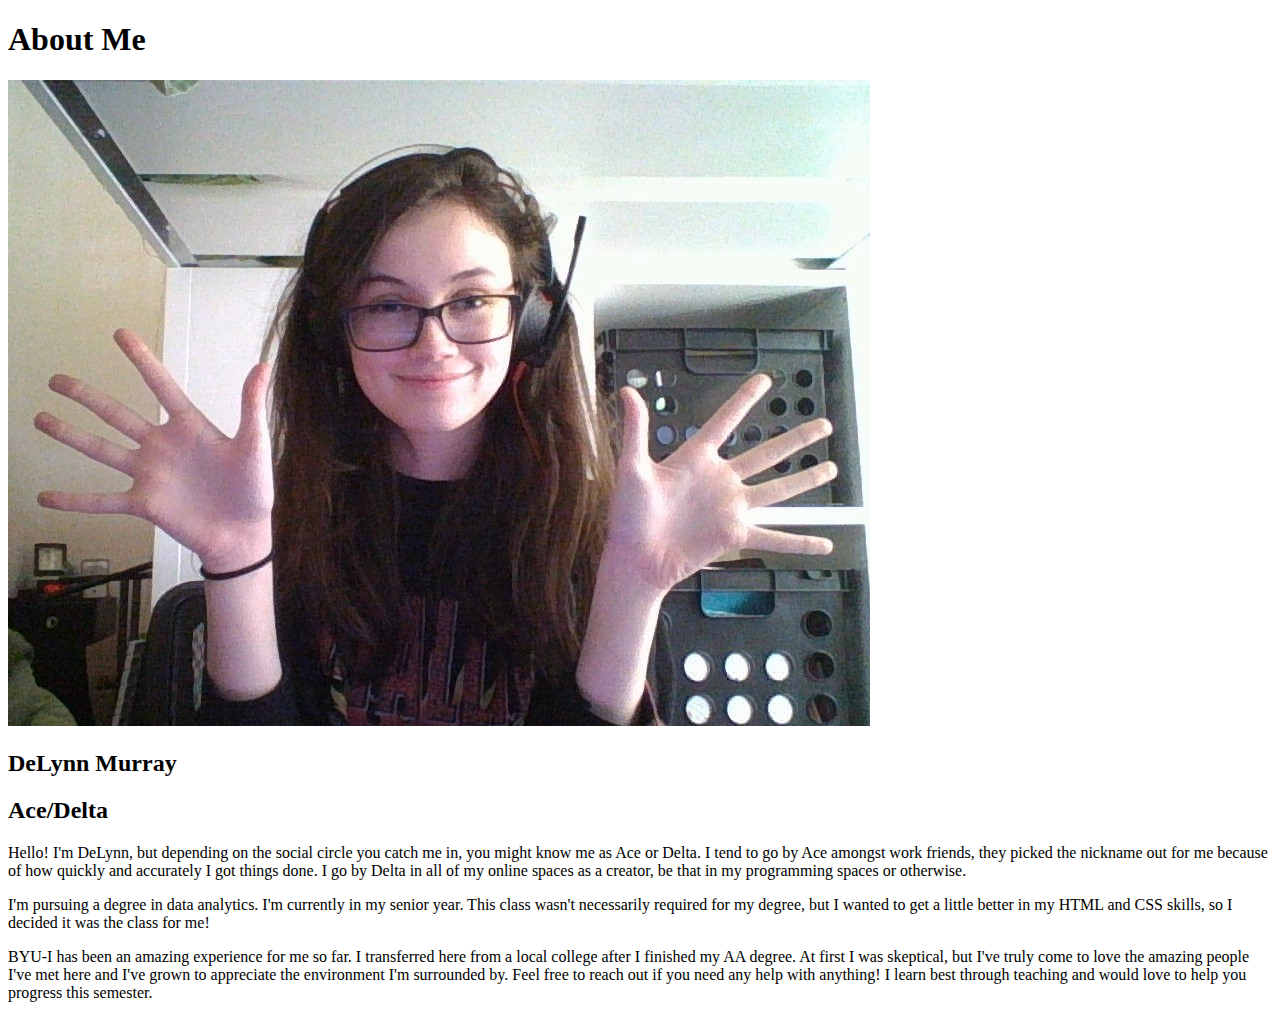
<file: aboutme/index.html>
<!DOCTYPE html>
<html lang="en">
<head>
    <meta charset="UTF-8">
    <meta name="viewport" content="width=device-width, initial-scale=1.0">
    <title>Home</title>
</head>
<body>
    <h1>About Me</h1>
    <img alt="It's me!" src = "images/mypicbutsmaller.jpg">
    <h2>DeLynn Murray</h2>
    <h2>Ace/Delta</h2>
    <p>Hello! I'm DeLynn, but depending on the social circle you catch me in, you might know me as Ace or Delta. I tend to go by Ace amongst work friends, they picked the nickname out for me because of how quickly and accurately I got things done. I go by Delta in all of my online spaces as a creator, be that in my programming spaces or otherwise.
    </p>
    <p>I'm pursuing a degree in data analytics. I'm currently in my senior year. This class wasn't necessarily required for my degree, but I wanted to get a little better in my HTML and CSS skills, so I decided it was the class for me!</p>
    <p>BYU-I has been an amazing experience for me so far. I transferred here from a local college after I finished my AA degree. At first I was skeptical, but I've truly come to love the amazing people I've met here and I've grown to appreciate the environment I'm surrounded by. Feel free to reach out if you need any help with anything! I learn best through teaching and would love to help you progress this semester.
    </p>
</body>
</html>
</file>
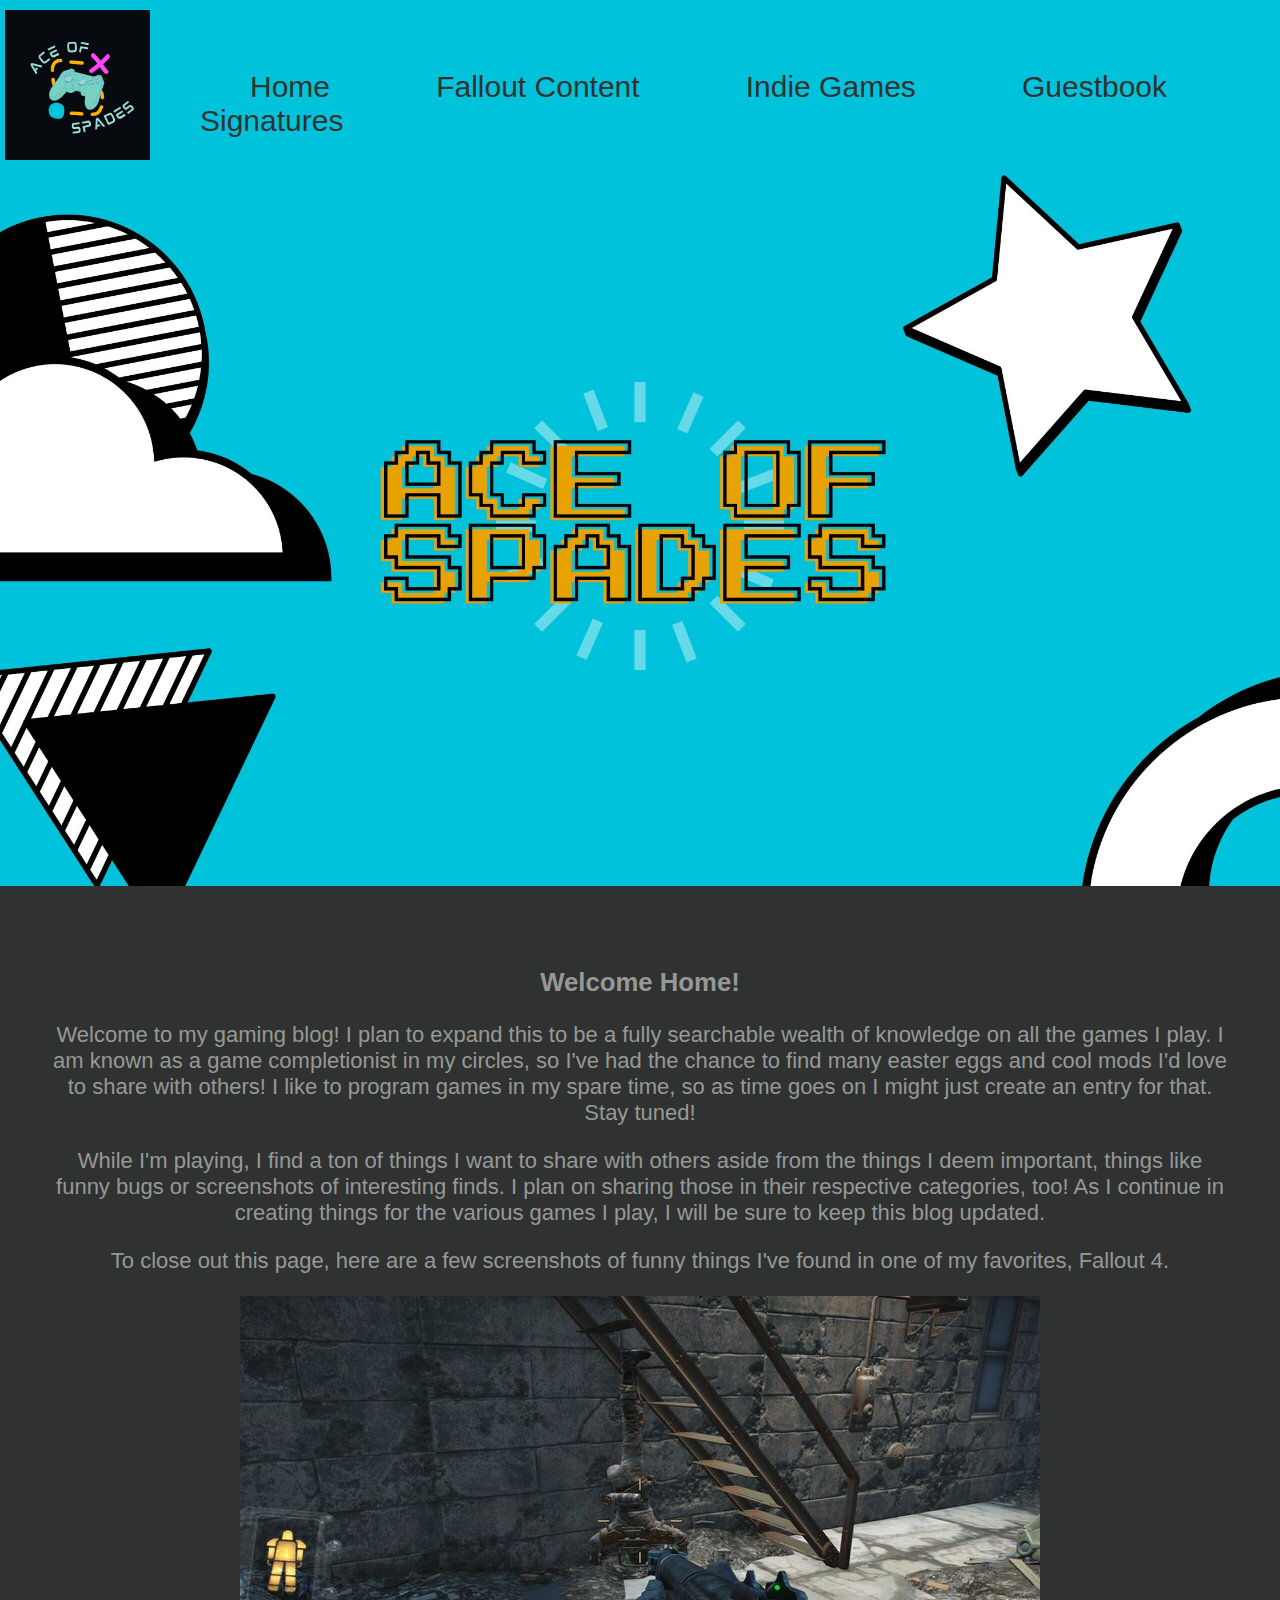
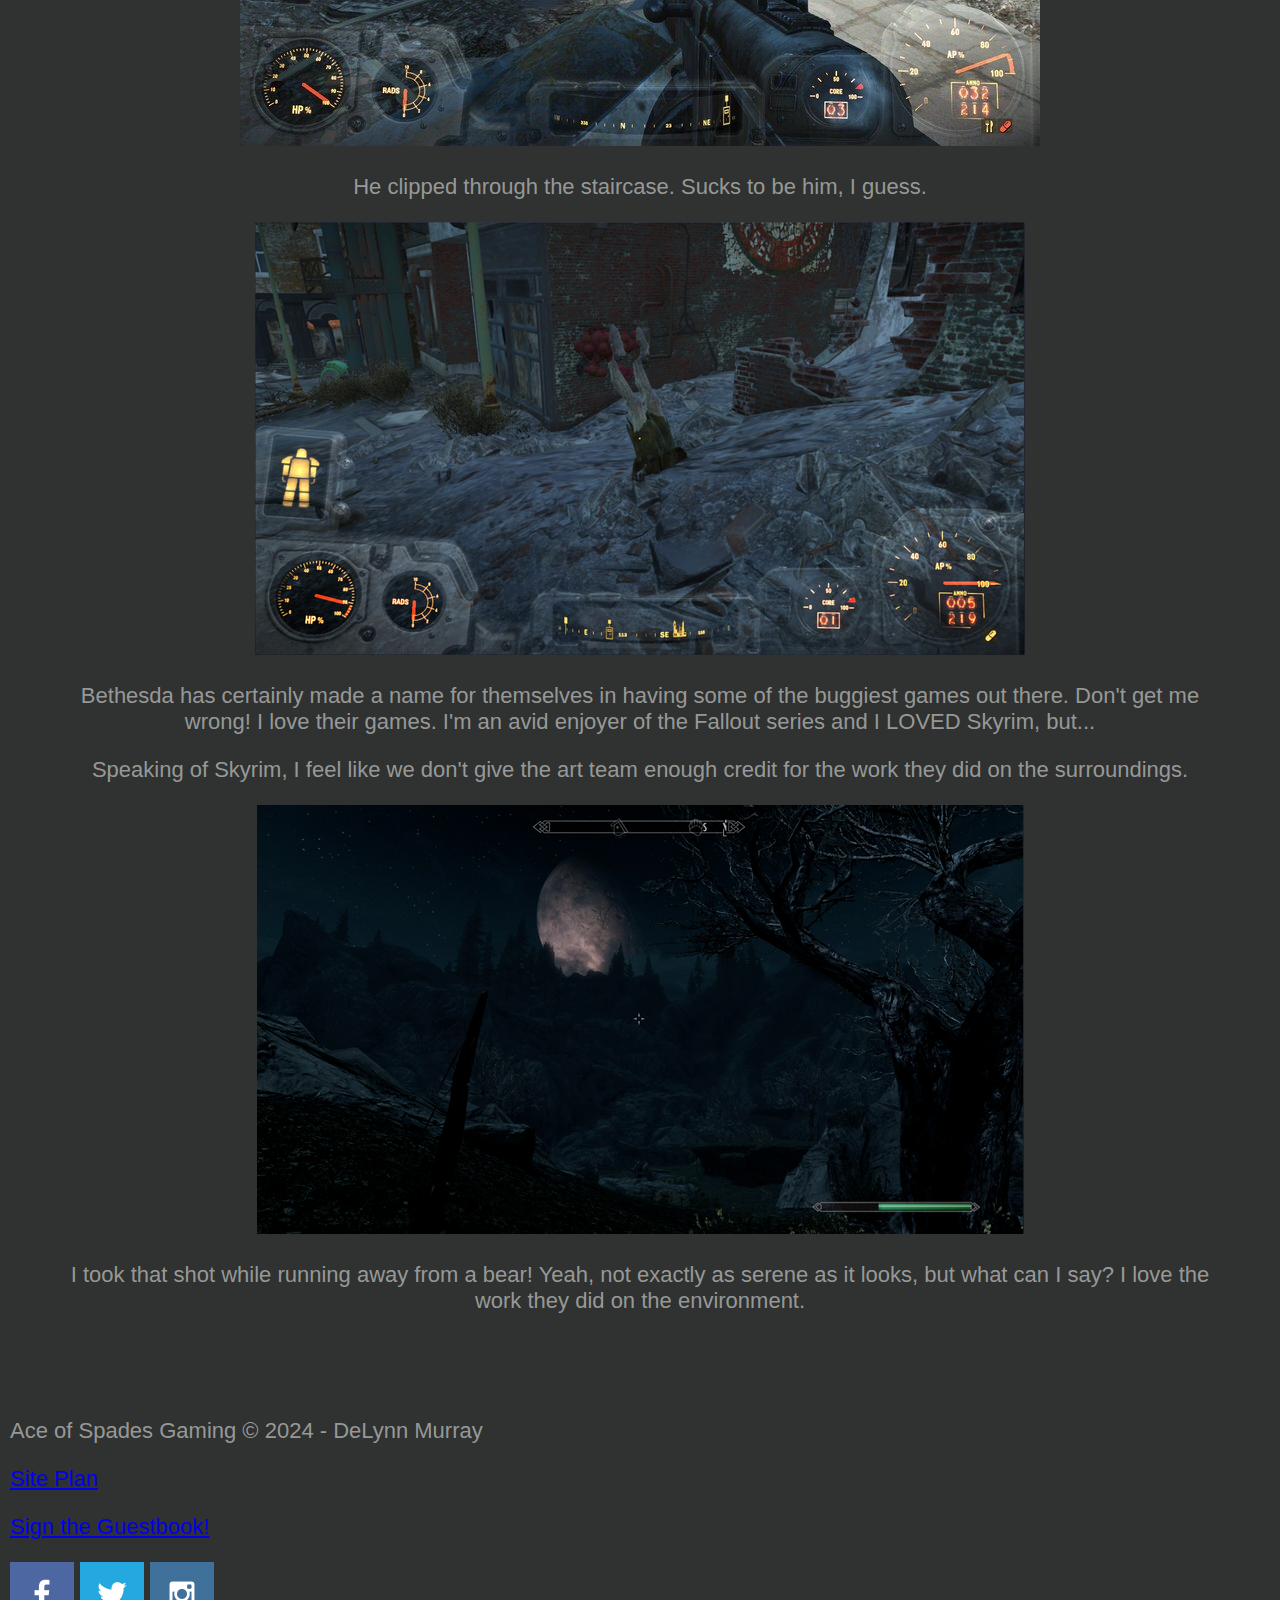
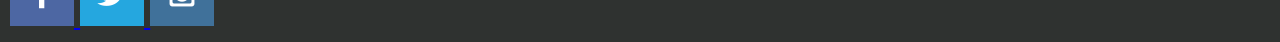
<file: personalsite/index.html>
<!DOCTYPE html>
<html lang="en">
<head>
    <link rel="stylesheet" href="styles/style.css">
    <meta charset="UTF-8">
    <meta name="viewport" content="width=device-width, initial-scale=1.0">
    <title>Ace of Spades Gaming | Home</title>
</head>
<body>
    <div id="content"></div>
    <header>
       <a id="logo_link" href="index.html">
        <img class = "logo" src="images/logo.png" alt = "Ace of Spades Logo">
       </a> 
       <div class= "topnav">
        <a href="index.html">Home</a>
        <a href="falloutcontent.html">Fallout Content</a>
        <a href="indiegames.html">Indie Games</a>
        <a href="guestbook.html">Guestbook Signatures</a>
       </nav>
    </header>
    <div id="hero">
        <div id="hero-box">
            <img id="hero-img" src="images/heroimg3.jpg" alt="Video Game Header">
        </div>
    </div>
    <main>
        <h3>Welcome Home!</h3>
        <p>
          Welcome to my gaming blog! I plan to expand this to be a fully searchable wealth of knowledge on all the games I play. I am known as a game completionist in my circles, so I've had the chance to find many easter eggs and cool mods I'd love to share with others! I like to program games in my spare time, so as time goes on I might just create an entry for that. Stay tuned!
        </p>
        <p>
          While I'm playing, I find a ton of things I want to share with others aside from the things I deem important, things like funny bugs or screenshots of interesting finds. I plan on sharing those in their respective categories, too! As I continue in creating things for the various games I play, I will be sure to keep this blog updated.
        </p>
        <p>
          To close out this page, here are a few screenshots of funny things I've found in one of my favorites, Fallout 4.
        </p>
          <img src="images/rsz_raider-stuck.jpg" alt="raider stuck in staircase">
          <p>He clipped through the staircase. Sucks to be him, I guess.</p>
          <img src="images/ghoul-stuck.png" alt="ghoul in rubble pile">
          <p>Bethesda has certainly made a name for themselves in having some of the buggiest games out there. Don't get me wrong! I love their games. I'm an avid enjoyer of the Fallout series and I LOVED Skyrim, but...</p>
          <p>Speaking of Skyrim, I feel like we don't give the art team enough credit for the work they did on the surroundings.</p>
          <img src="images/skyrim-moon.png" alt="skyrim moon">
          <p>I took that shot while running away from a bear! Yeah, not exactly as serene as it looks, but what can I say? I love the work they did on the environment.</p>
    </main>
    <footer>
    <p>Ace of Spades Gaming &copy; 2024 - DeLynn Murray</p>
    <p><a href="site-plan.html">Site Plan</a></p>
    <p><a href="guestbook.html">Sign the Guestbook!</a></p>
    <div class="social">
        <a href="https://facebook.com" target="_blank">
            <img src="images/facebook.png" alt="fb icon">
        </a>
        <a href="https://twitter.com" target="_blank">
            <img src="images/twitter.png" alt="twitter icon">
        </a>
        <a href="https://instagram.com" target="_blank">
            <img src="images/instagram.png" alt="instagram icon">
        </a>
    </div>
</footer>
</div>
</body>
</html>
</file>
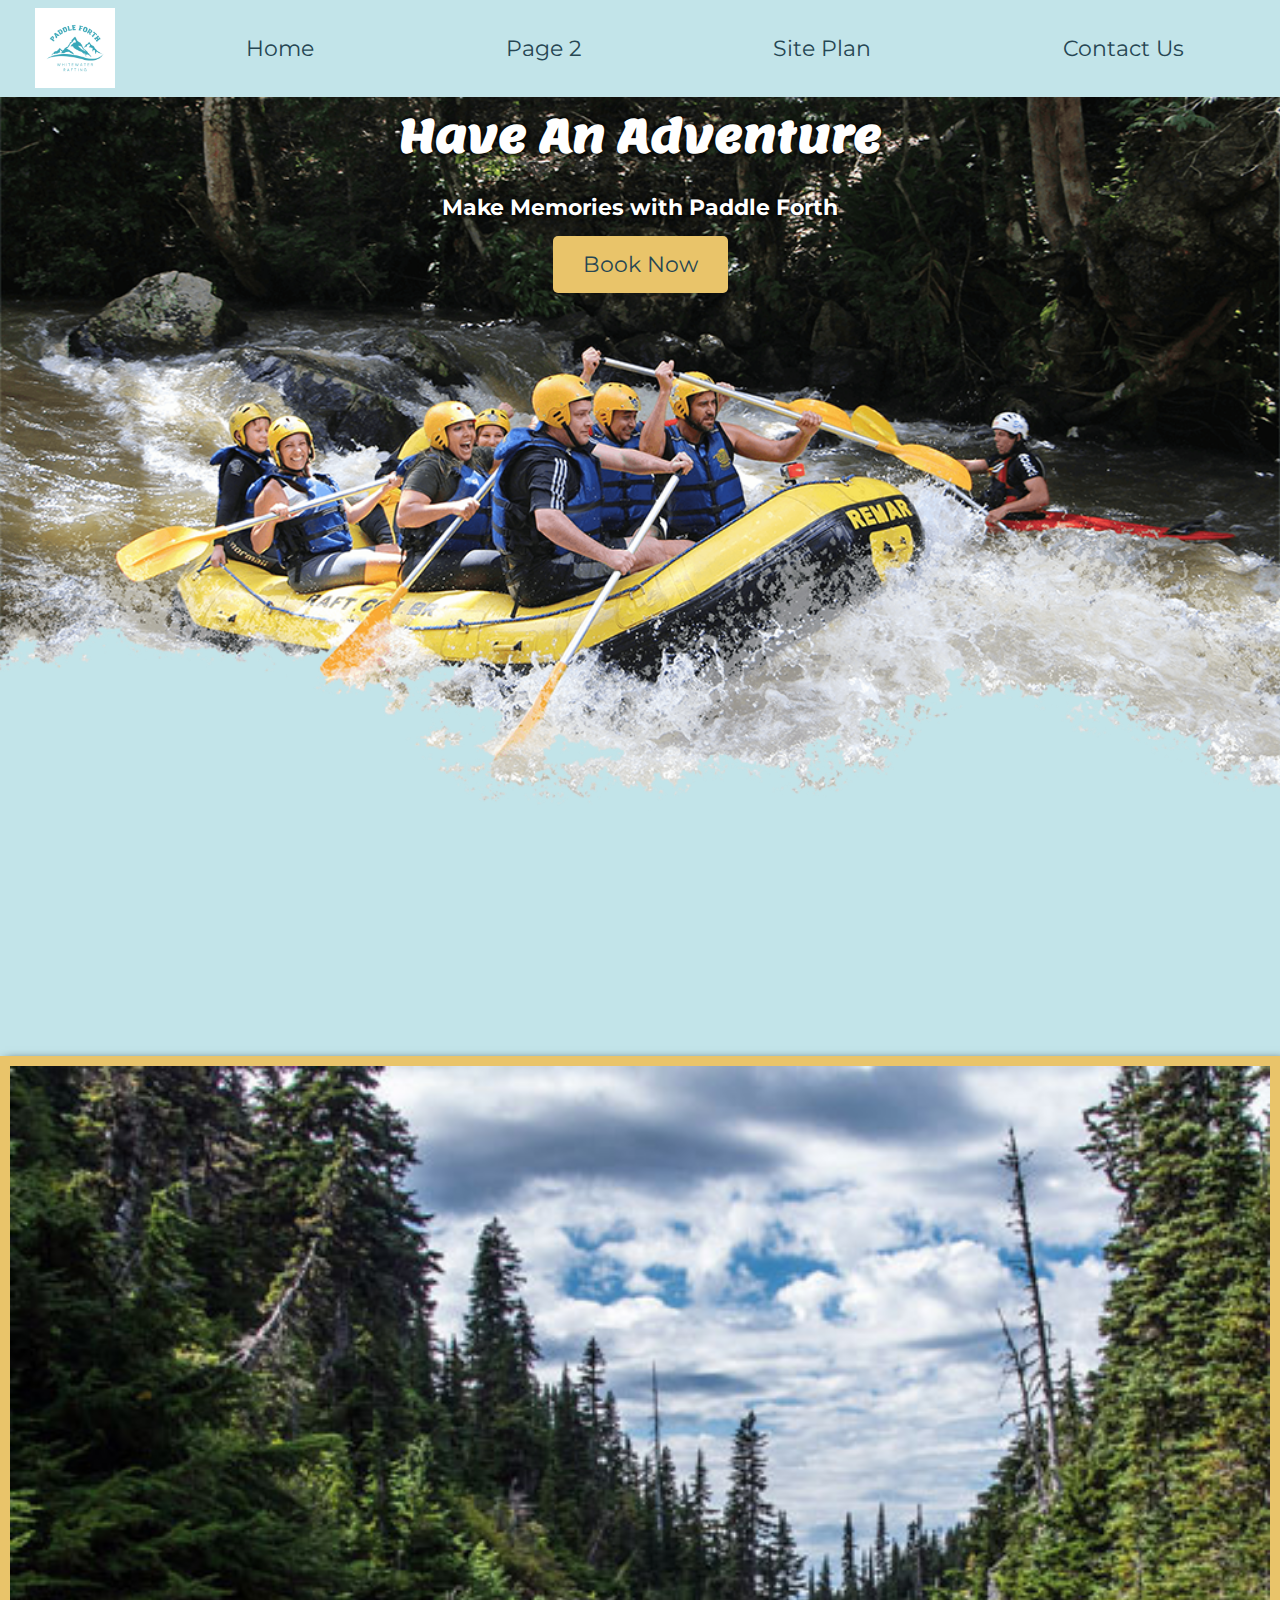
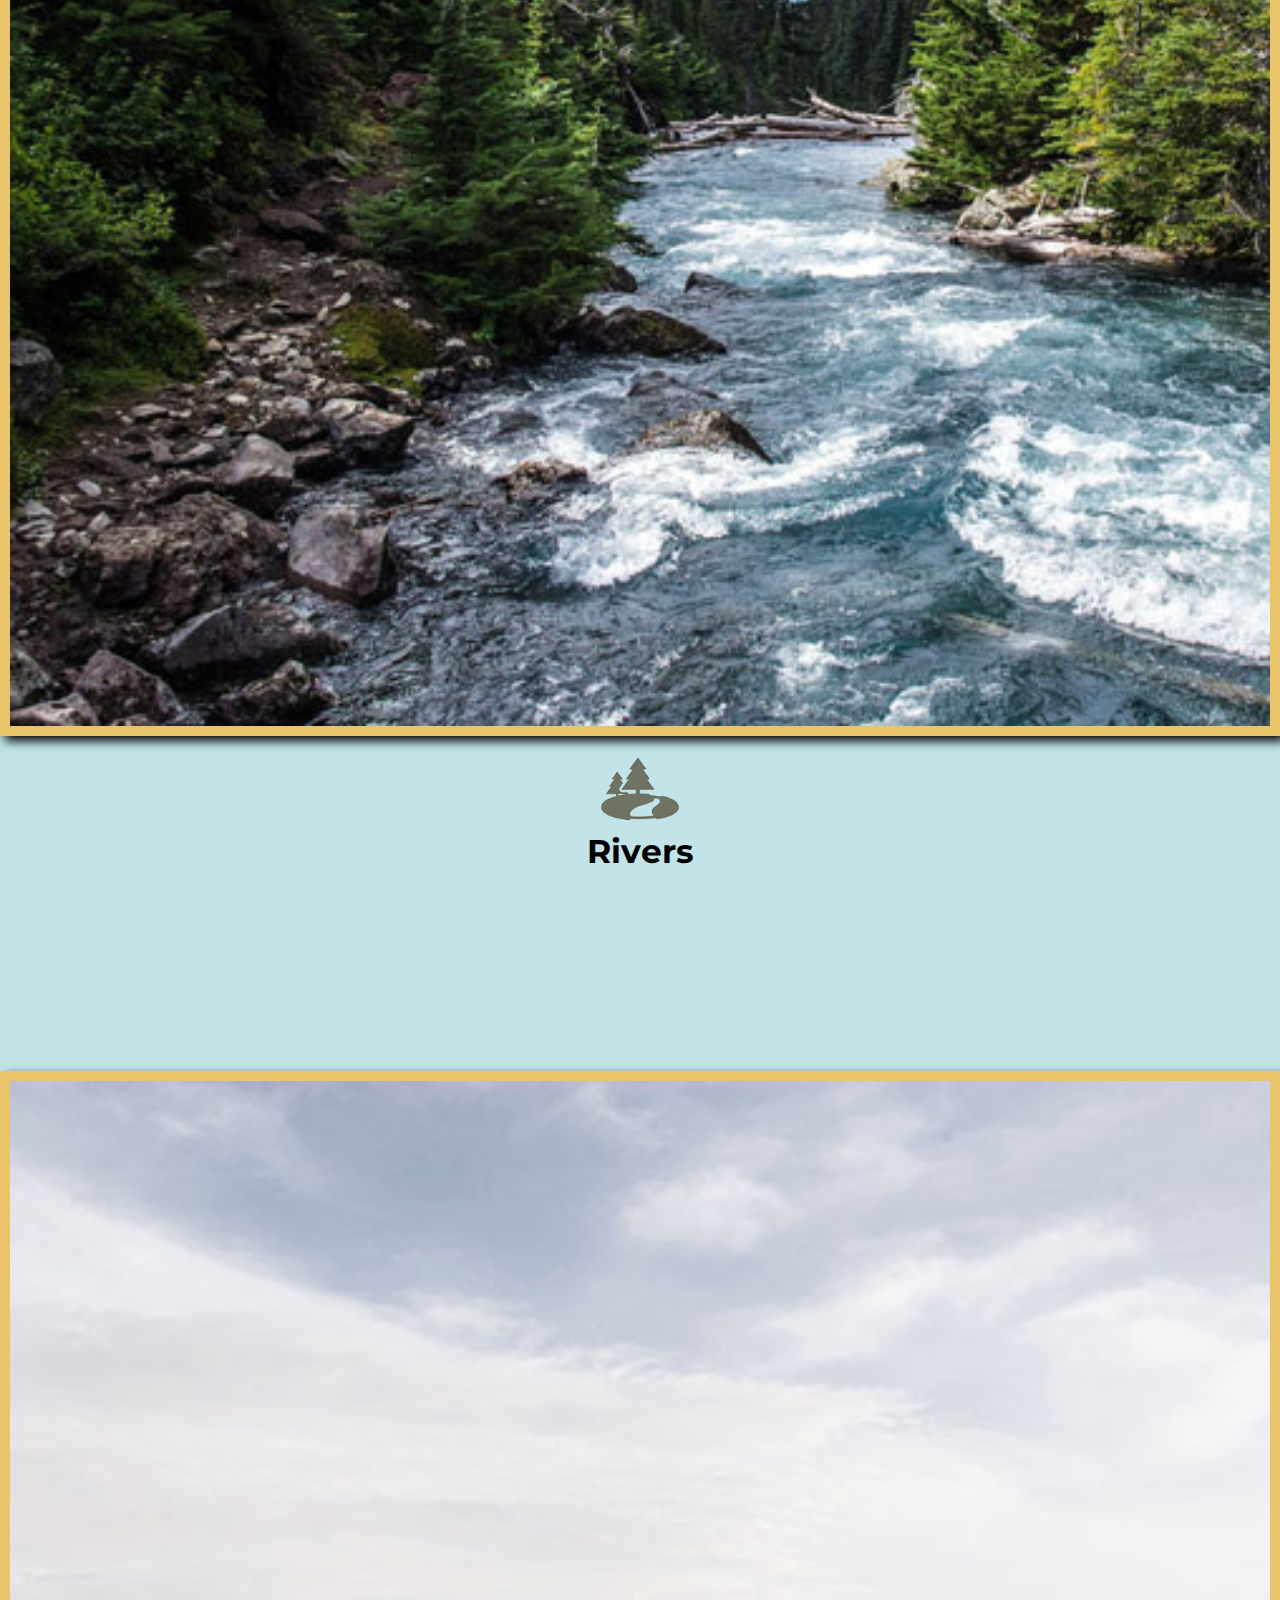
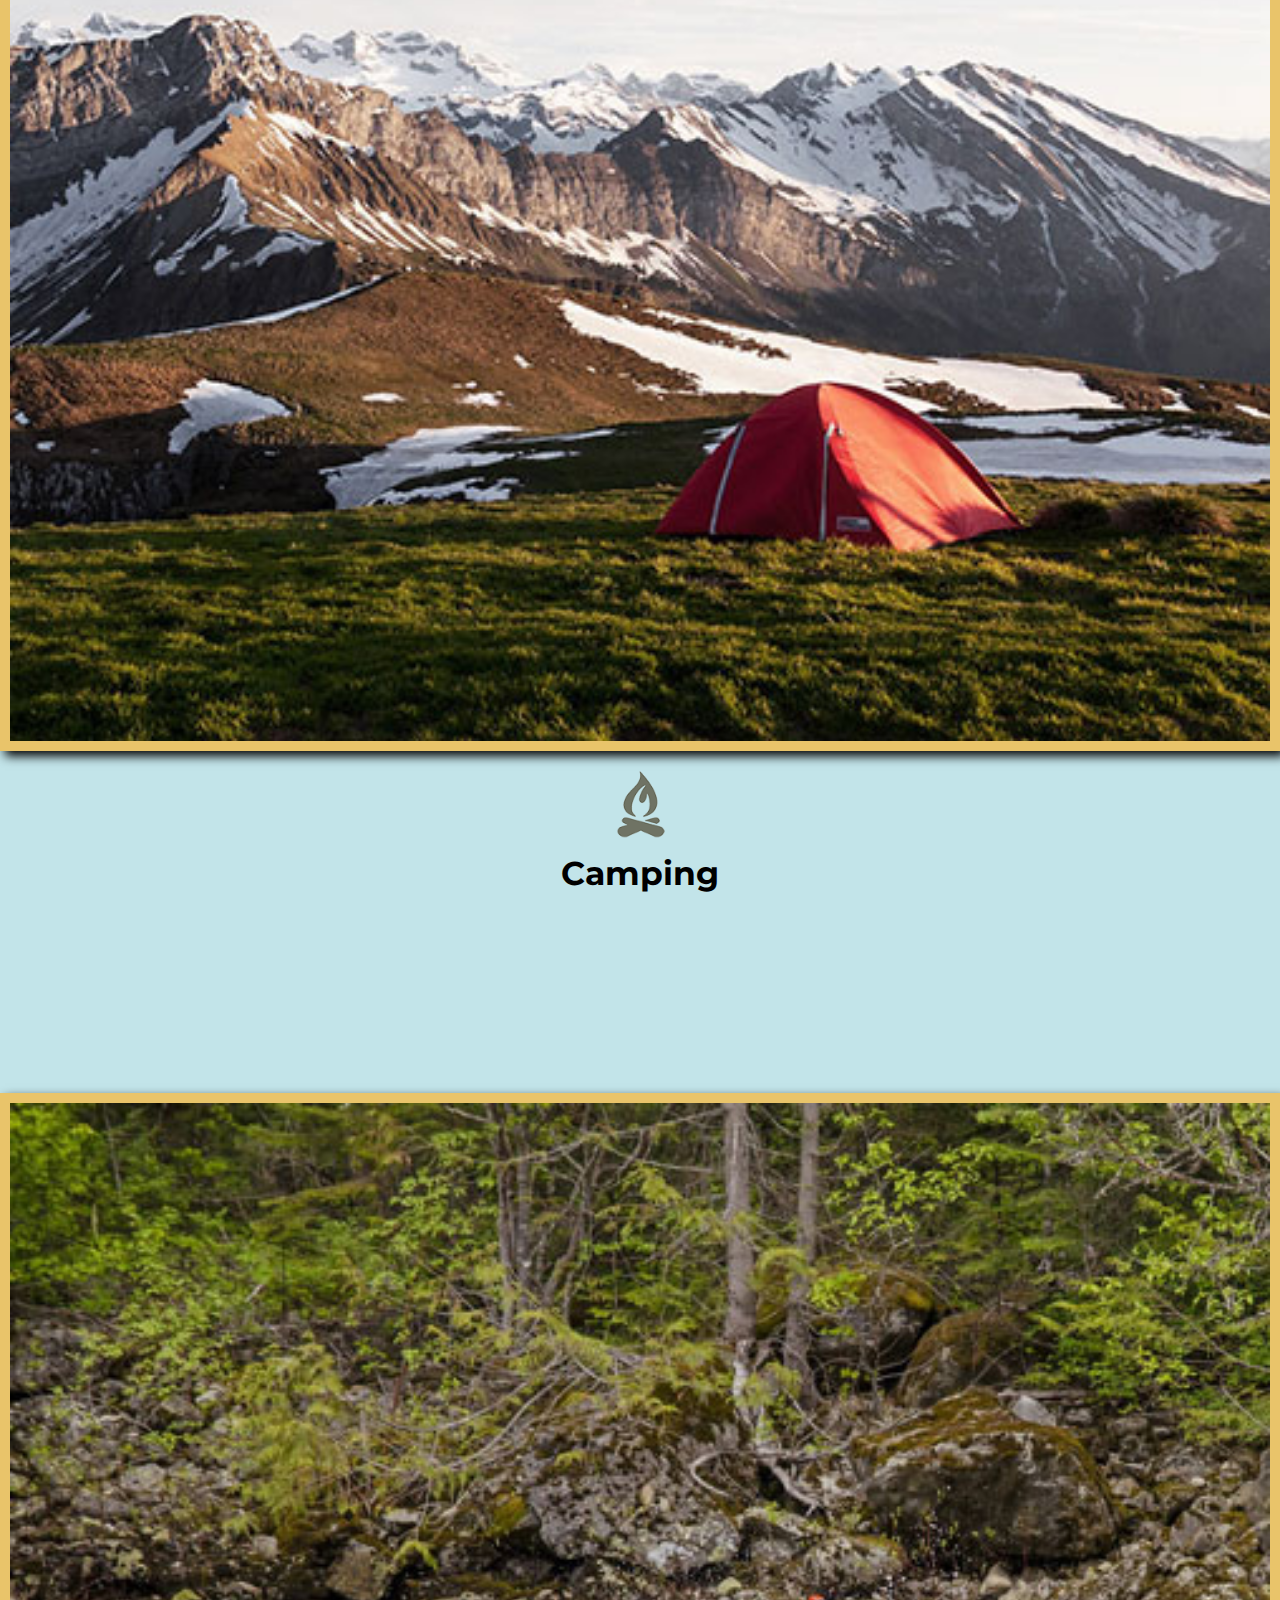
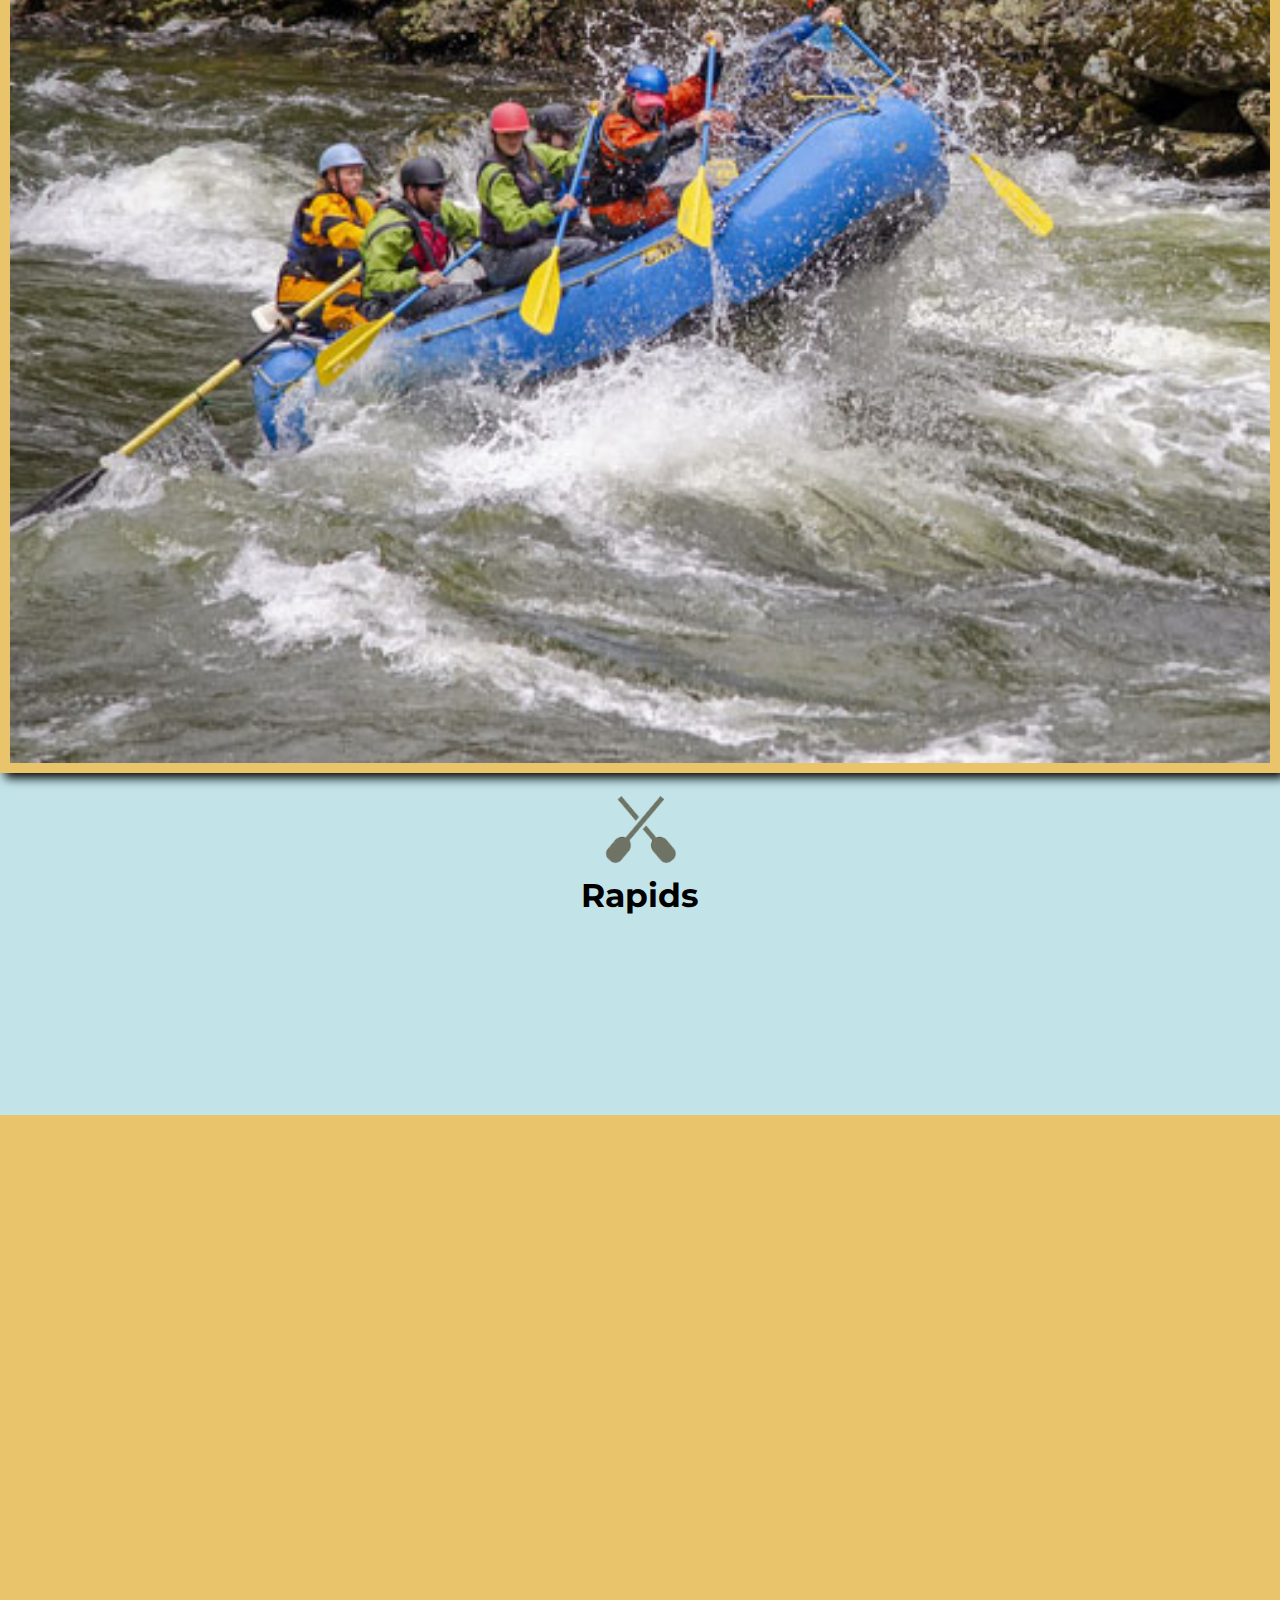
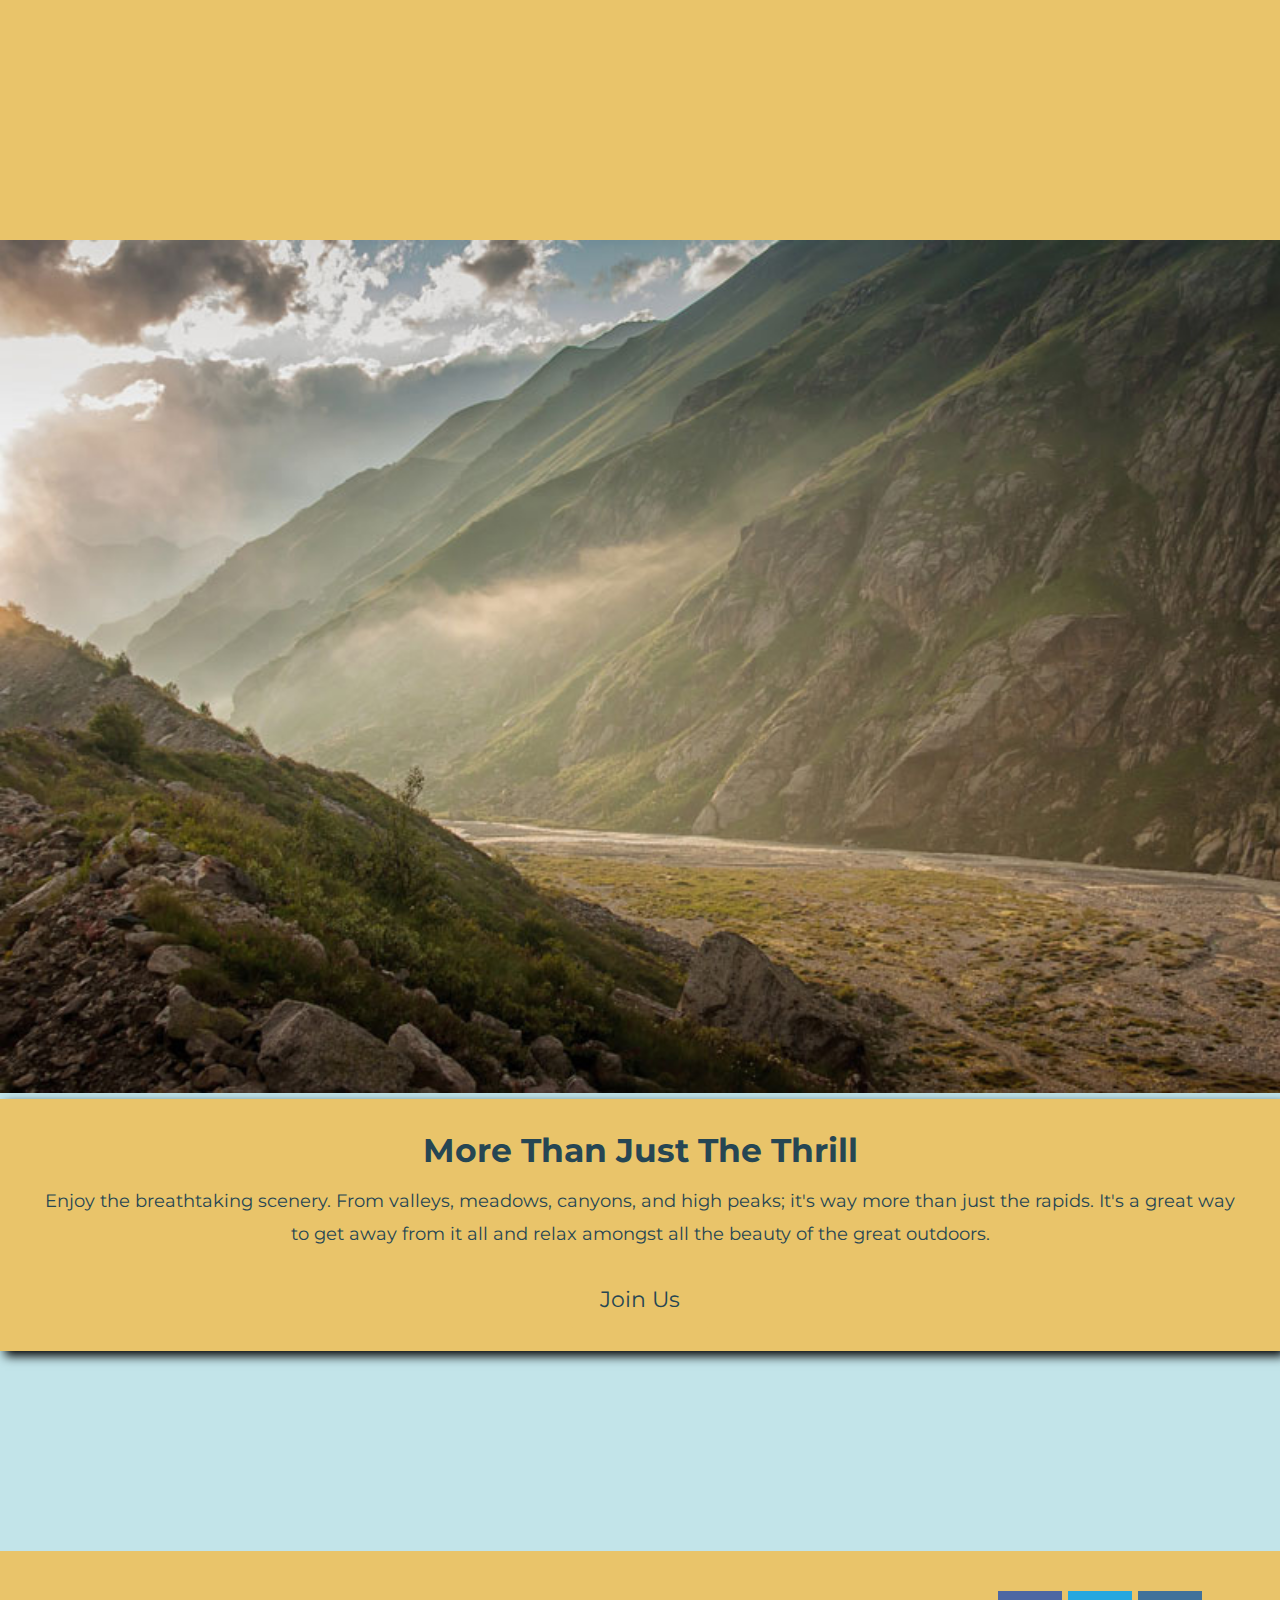
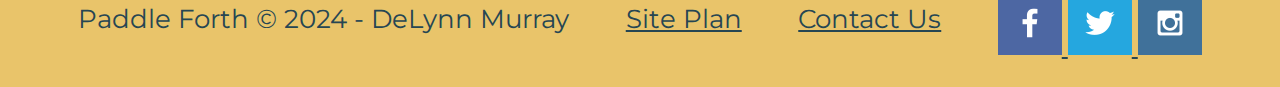
<file: wwr/index.html>
<!DOCTYPE html>
<html lang="en">
<head>
    <link rel="stylesheet" href="styles/style.css">
    <meta charset="UTF-8">
    <meta name="viewport" content="width=device-width, initial-scale=1.0">
    <title>Whitewater Rafting Vacations | Paddle Forth Rafting | Home</title>
</head>
<body>
    <div id="content"></div>
    <header>
       <a id="logo_link" href="index.html">
        <img class = "logo" src="images/logo.png" alt = "Paddle Forth Logo">
       </a> 
       <nav>
        <a href="index.html">Home</a>
        <a href="#">Page 2</a>
        <a href="site-plan-rafting.html">Site Plan</a>
        <a href="contactus.html">Contact Us</a>
       </nav>
    </header>
    <div id="hero">
        <div id="hero-box">
            <img id="hero-img" src="images/hero.png" alt="People enjoying white water rafting.">
        </div>
        <section id="hero-msg">
            <h1 class="home-title">Have An Adventure</h1>
            <h4>Make Memories with Paddle Forth</h4>
            <div class="button-box">
                <a class="book" href="contactus.html">Book Now</a>
            </div>
        </section>
    </div>
    <main class="home-grid">
        <section class="rivers-card">
            <img class="card-img" src="images/rivers.jpg" alt="river in forest">
            <img class="icon" src="images/river_icon.png" alt="river icon">
            <h2>Rivers</h2>
        </section>
        <section class="camping-card">
            <img class="card-img" src="images/camping.jpg" alt="tent in mountains">
            <img class="icon" src="images/fire_icon.png" alt="fire icon">
            <h2>Camping</h2>
        </section>
        <section class="rapids-card">
            <img class="card-img" src="images/rapids.jpg" alt="rafting boat">
            <img class="icon" src="images/oars.png" alt="oars icon">
            <h2>Rapids</h2>
        </section>
        <div id = "background"></div>
        <img class="mountains" src="images/mountains.jpg" alt="Misty mountains">
        <section class="msg">
            <h2>More Than Just The Thrill</h2>
            <p>Enjoy the breathtaking scenery. From valleys, meadows, canyons, and high peaks; it's way more than just the rapids. It's a great way to get away from it all and relax amongst all the beauty of the great outdoors. </p>
            <a class="join" href="rivers.html">Join Us </a>
        </section>
    </main>
    <footer>
    <p>Paddle Forth &copy; 2024 - DeLynn Murray</p>
    <p><a href="site-plan-rafting.html">Site Plan</a></p>
    <p><a href="contactus.html">Contact Us</a></p>
    <div class="social">
        <a href="https://facebook.com" target="_blank">
            <img src="images/facebook.png" alt="fb icon">
        </a>
        <a href="https://twitter.com" target="_blank">
            <img src="images/twitter.png" alt="twitter icon">
        </a>
        <a href="https://instagram.com" target="_blank">
            <img src="images/instagram.png" alt="instagram icon">
        </a>
    </div>
</footer>
</div>
</body>
</html>
</file>
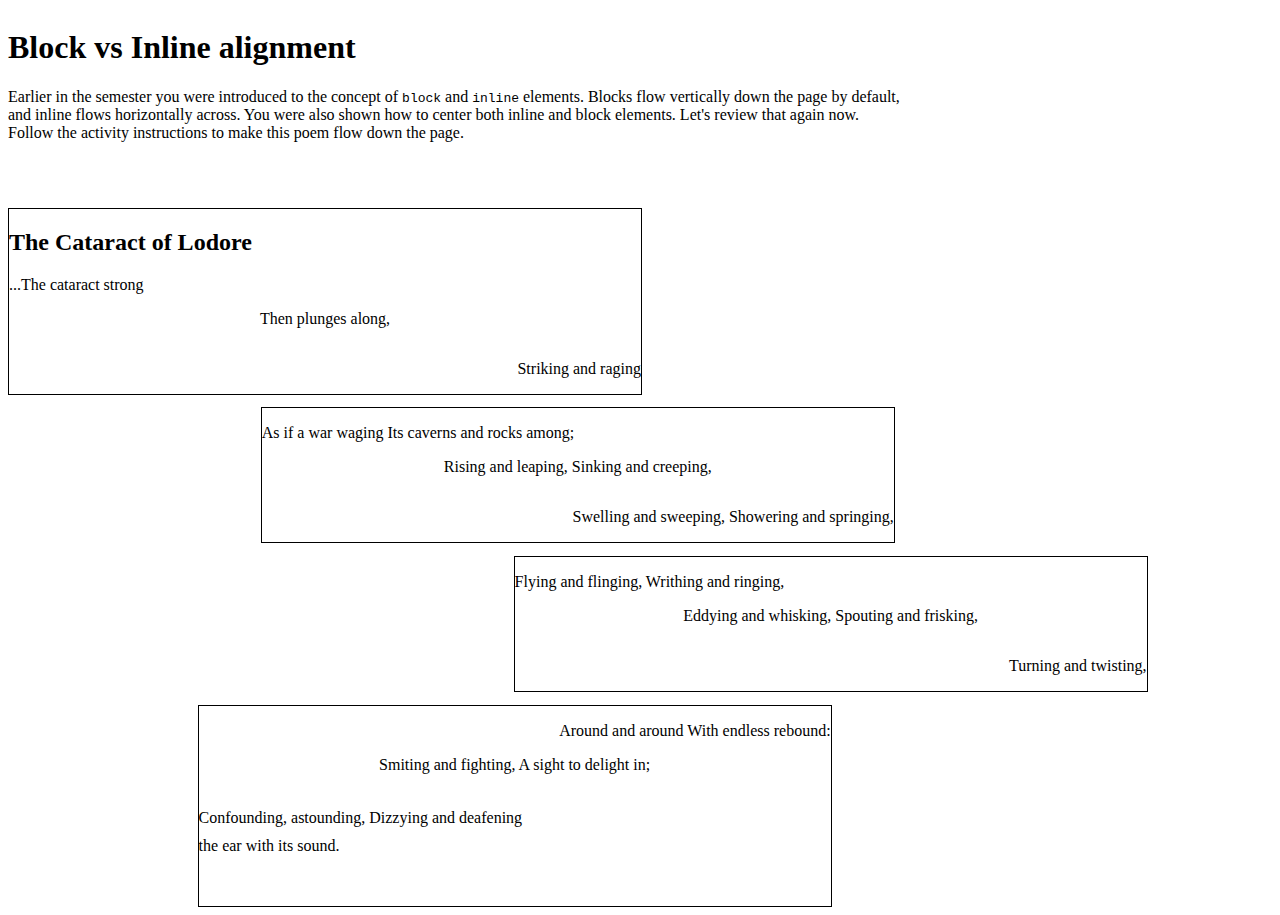
<file: poem-alignment.html>
<!DOCTYPE html>
<html lang="en">
<head>
    <link rel="stylesheet" href="poemstyles.css">
    <meta charset="UTF-8">
    <meta name="viewport" content="width=device-width, initial-scale=1.0">
</head>

<div class="content">
    <h1>Block vs Inline alignment</h1>
    <p>Earlier in the semester you were introduced to the concept of
                <kbd>block</kbd> and <kbd>inline</kbd> elements. Blocks flow
                vertically down the page by default, and inline flows horizontally across.
                You were also shown how to center both inline and block elements.
                Let's review that again now. Follow the activity instructions to make this poem flow down the page.</p>
  </div>
  <div class="poem">
    <section class="block1">
      <h2>The Cataract of Lodore</h2>
      <p>...The cataract strong</p>
      <p> Then plunges along,</p>
      <p>Striking and raging</p>
    </section>
    <section class="block2">
      <p>As if a war waging Its caverns and rocks among;</p>
      <p> Rising and leaping, Sinking and creeping,</p>
      <p> Swelling and sweeping, Showering and springing,</p>
    </section>
    <section class="block3">
      <p> Flying and flinging, Writhing and ringing, </p>
      <p>Eddying and whisking, Spouting and frisking,</p>
      <p> Turning and twisting,</p> 
      
   </section>
    <section class="block4">
      <p id='pone'>Around and around With endless rebound:</p>
      <p id='ptwo'> Smiting and fighting, A sight to delight in;</p>
      <p id ='pthree'> Confounding, astounding, Dizzying and deafening</p>
      <p id='pfour'> the ear with its sound.</p>
    </section>
  </div>
</file>
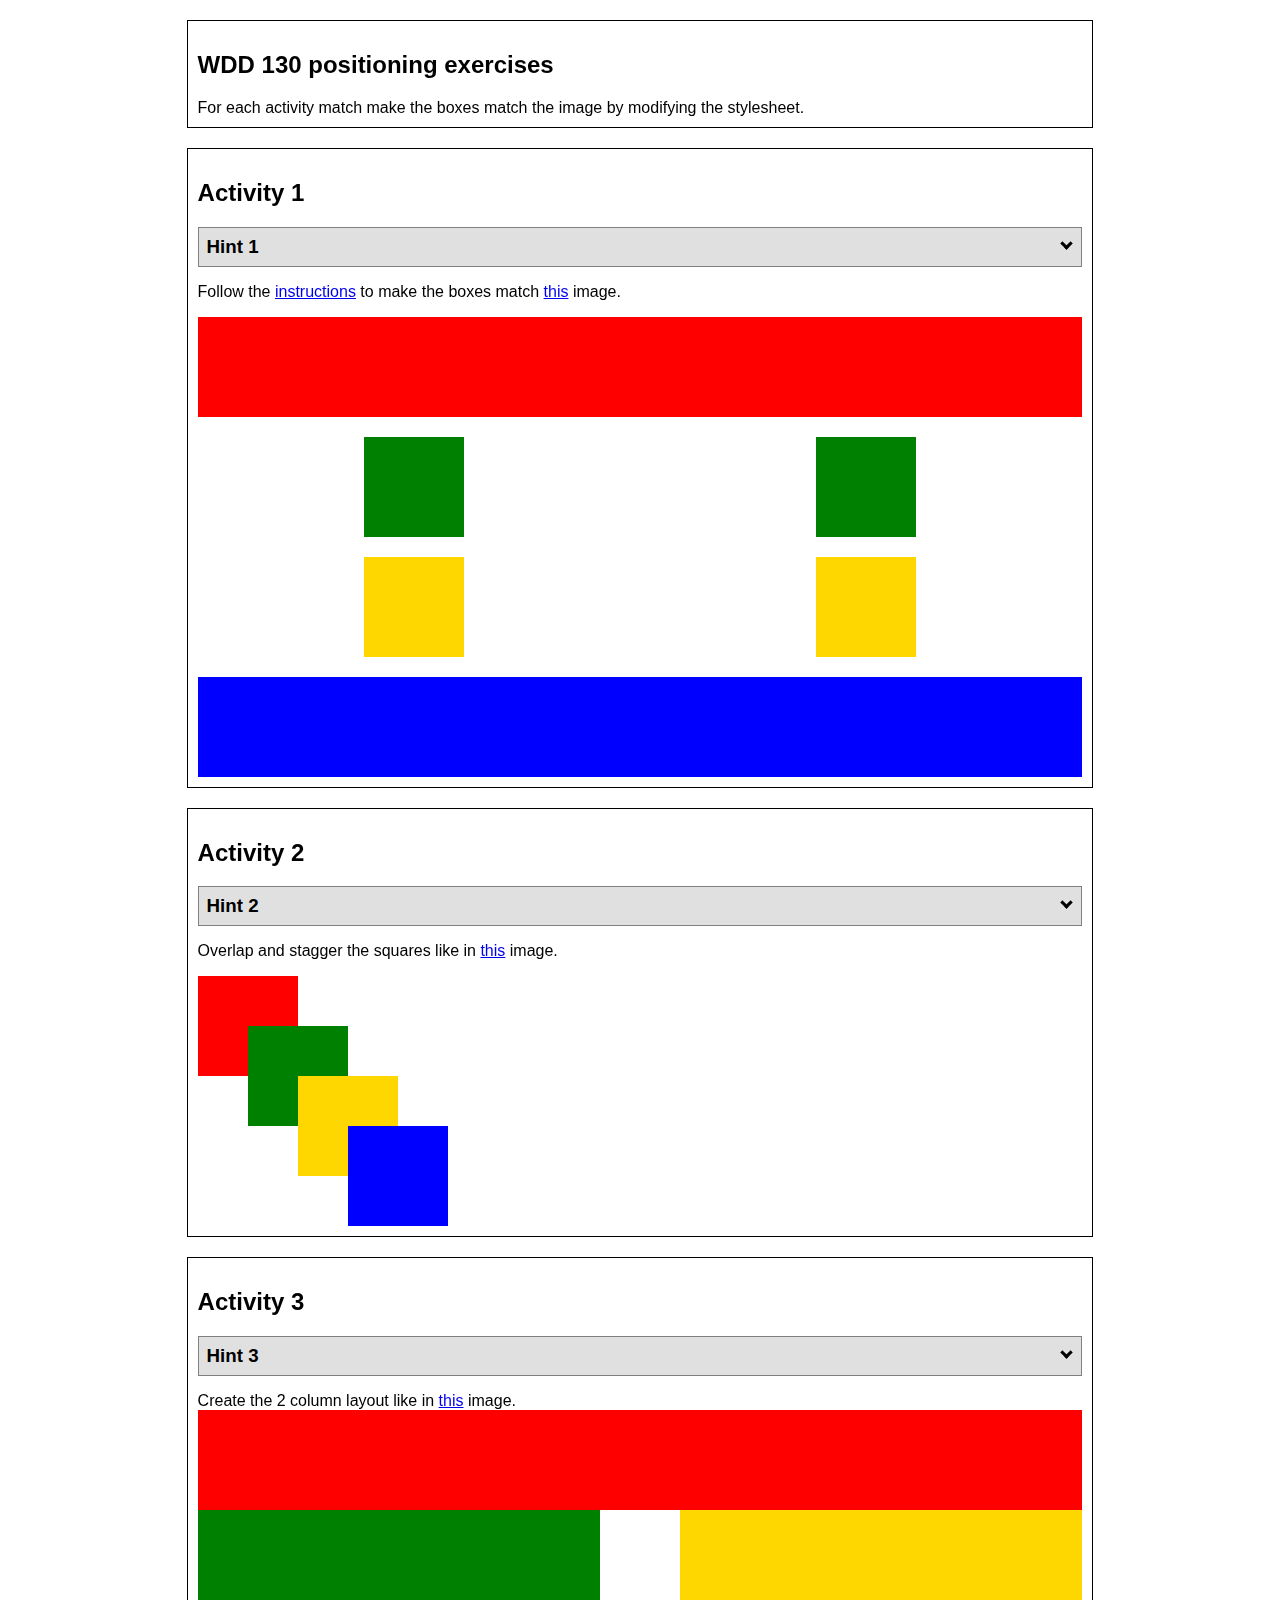
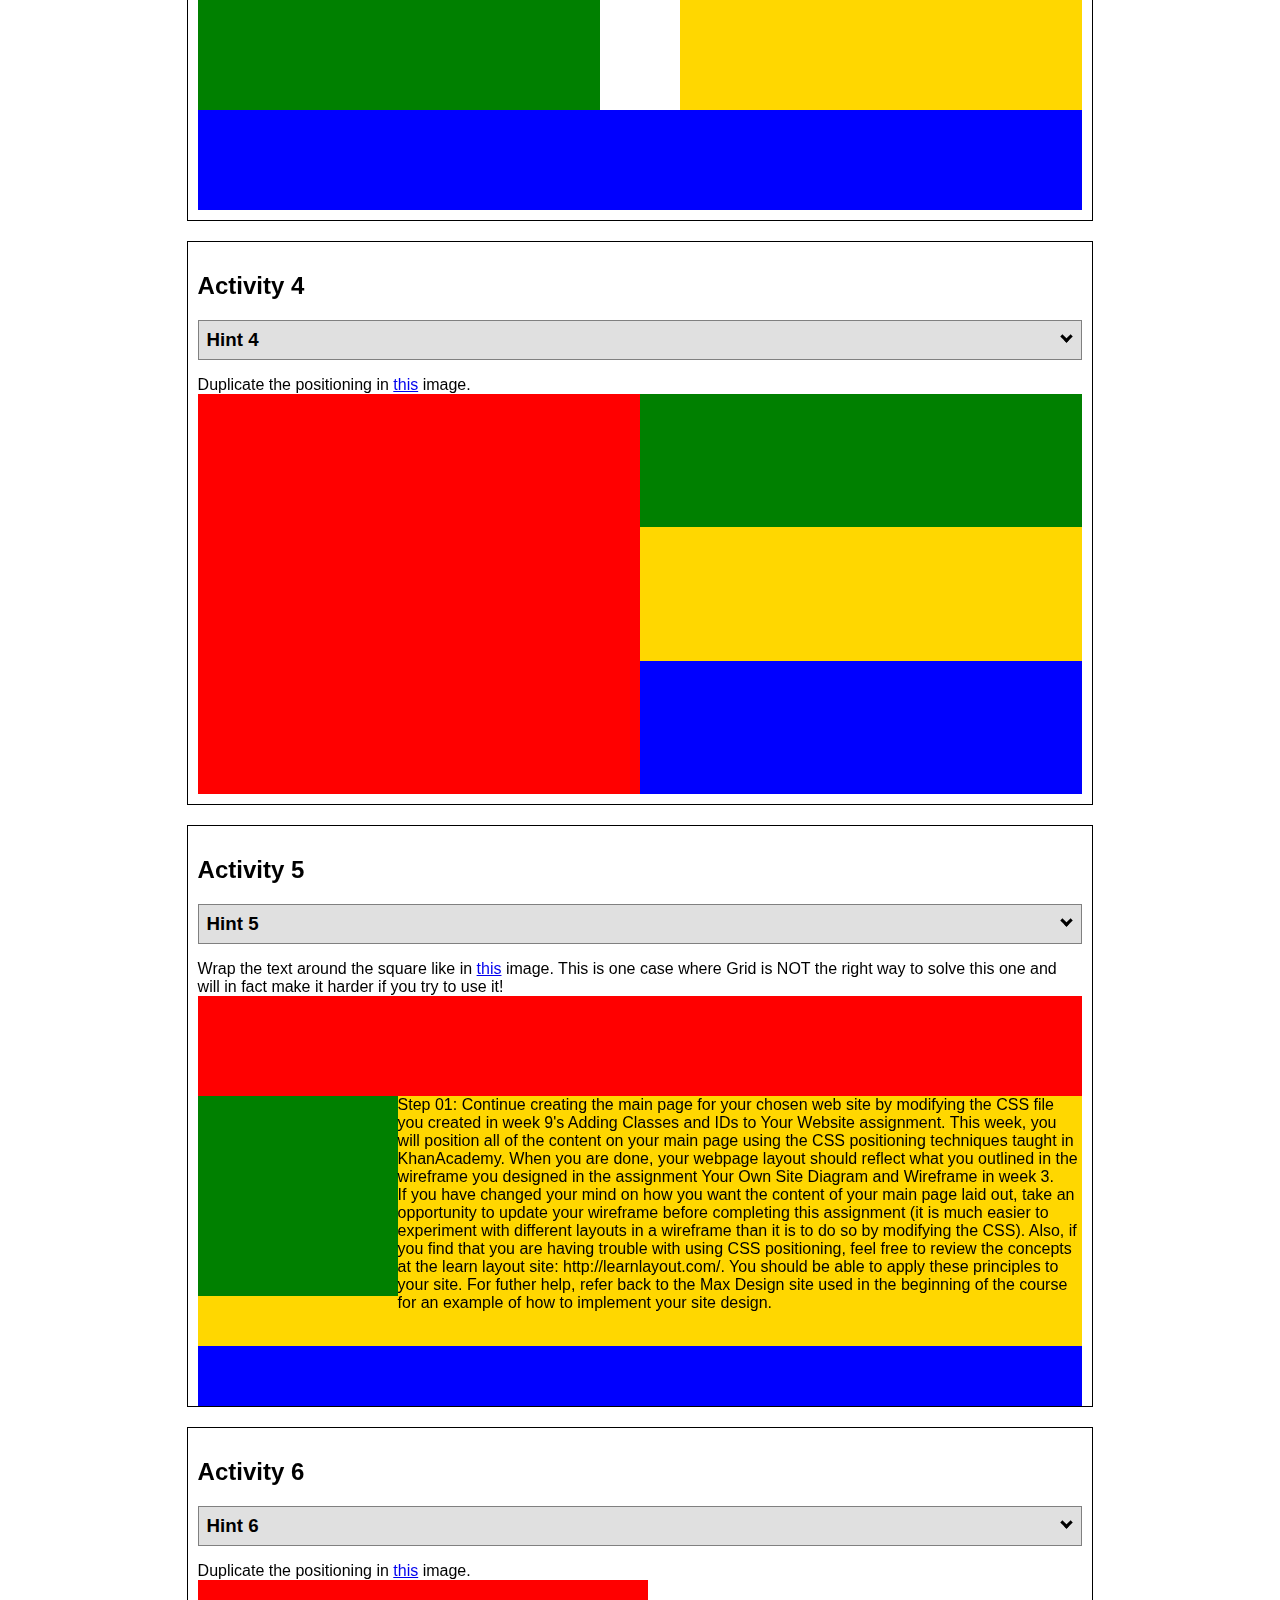
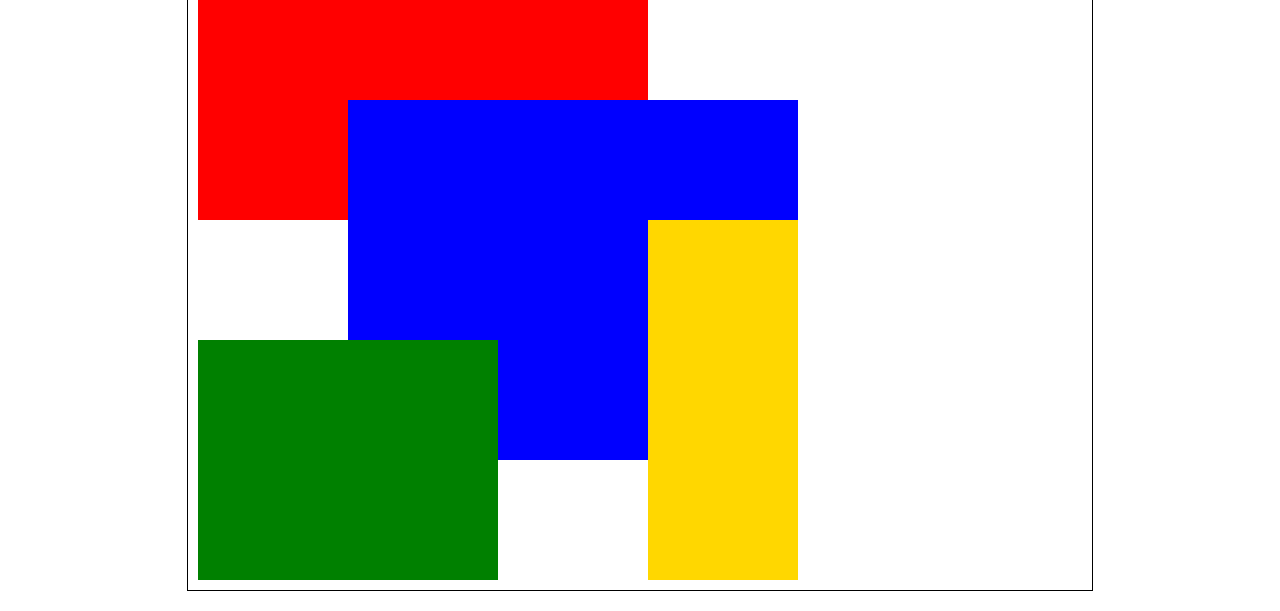
<file: positioning.html>
<!DOCTYPE html>
<html lang="en">
  <head>
    <!-- HTML - Name: positioning.html -->
    <title>Positioning Activity</title>
    <link rel="stylesheet" type="text/css" href="positionstyles.css" />
  </head>
  <body>
    <div class="activity">
      <h2>WDD 130 positioning exercises</h2>
      For each activity match make the boxes match the image by modifying the stylesheet.</div>
    <div class="activity">
      <h2>Activity 1</h2>
      <section class="hint"><input type="checkbox" ><i></i> <h3>Hint 1</h3><div><p>Check out the <a href="https://byui-wdd.github.io/wdd130/activities/w06-css-positioning.html" target="_blank">activity instructions</a> in Ilearn!</p></div></section>
      <p>Follow the <a href="https://byui-wdd.github.io/wdd130/activities/w06-css-positioning.html" target="_blank">instructions</a> to make the boxes match  <a href="https://byui-wdd.github.io/wdd130/images/example1.png" target="_blank">this</a> image.</p>
      <div class="content1" >
        <div class="red1" ></div>
        <div class="green1" ></div>
        <div class="green1" ></div>
        <div class="yellow1"></div>
        <div class="yellow1"></div>
        <div class="blue1"></div>
      </div>
    </div>
    <div class="activity">
      <h2>Activity 2</h2>
      <section class="hint"><input type="checkbox" > <h3>Hint 2</h3><i></i><div>
      <ul>
      <li>grid-template-columns: 50px 50px 50px 50px 50px </li></ul></div></section>
      <p>Overlap and stagger the squares like in <a href="https://byui-wdd.github.io/wdd130/images/example2.png" target="_blank">this</a> image.</p>
      <div class="content2" >
        <div class="red2" ></div>
        <div class="green2" ></div>
        <div class="yellow2"></div>
        <div class="blue2"></div>
      </div>
    </div>
    <div class="activity">
      <h2>Activity 3</h2>
      <section class="hint"><input type="checkbox" > <h3>Hint 3</h3><i></i><div><p>This one is going to be best solved with CSS Grid. Remember to make the boxes the right width first...then start moving them around. </p><h4>Properties used:</h4><ul><li>display:grid;</li><li>grid-template-columns:</li><li>grid-column-gap:</li>
        <li>grid-column:</li>  </ul></div></section>
      Create the 2 column layout like in <a href="https://byui-wdd.github.io/wdd130/images/example3.png" target="_blank">this</a>  image.
      <div class="content3" >
        <div class="red3" ></div>
        <div class="green3" ></div>
        <div class="yellow3"></div>
        <div class="blue3"></div>
      </div>
    </div>
    <div class="activity">
      <h2>Activity 4</h2>
      <section class="hint"><input type="checkbox" > <h3>Hint 4</h3><i></i><div><p>For the others we have been primarily concerned with width. For this one you will need to adjust height as well. </p><h4>Properties used:</h4><ul><li>display:grid;</li><li>grid-template-columns:</li><li>grid-row:</li></ul></div></section>
      Duplicate the positioning in <a href="https://byui-wdd.github.io/wdd130/images/example4.png" target="_blank">this</a> image. 
      <div class="content4" >
        <div class="red4" ></div>
        <div class="green4" ></div>
        <div class="yellow4"></div>
        <div class="blue4"></div>
      </div>
    </div>

    <div class="activity">
      <h2>Activity 5</h2>
      <section class="hint"><input type="checkbox" > <h3>Hint 5</h3><i></i><div><p>Grid is <strong>not</strong> the right way to do this.  In fact there is only one way to really do that...and that is with float. Remember that we float the thing we want the text to wrap around.  Also remember to start by making all the shapes the right size and shape.</p><h4>Properties used:</h4><ul><li>float: left;</li></ul></div></section>
      Wrap the text around the square like in <a href="https://byui-wdd.github.io/wdd130/images/example5.png" target="_blank">this</a> image. This is one case where Grid is NOT the right way to solve this one and will in fact make it harder if you try to use it!
      <div class="content5" >
        <div class="red5" ></div>
        <div class="green5" ></div>
        <div class="yellow5">Step 01: Continue creating the main page for your chosen web site by modifying the CSS file you created in week 9's Adding Classes and IDs to Your Website assignment. This week, you will position all of the content on your main page using the CSS positioning techniques taught in KhanAcademy. When you are done, your webpage layout should reflect what you outlined in the wireframe you designed in the assignment Your Own Site Diagram and Wireframe in week 3. <br />
          If you have changed your mind on how you want the content of your main page laid out, take an opportunity to update your wireframe before completing this assignment (it is much easier to experiment with different layouts in a wireframe than it is to do so by modifying the CSS). Also, if you find that you are having trouble with using CSS positioning, feel free to review the concepts at the learn layout site: http://learnlayout.com/. You should be able to apply these principles to your site. For futher help, refer back to the Max Design site used in the beginning of the course for an example of how to implement your site design.</div>
        <div class="blue5"></div>
      </div>
    </div>
    <div class="activity">
      <h2>Activity 6</h2>
      <section class="hint"><input type="checkbox" > <h3>Hint 6</h3><i></i><div><p>This one is all about visualizing the grid behind the layout. If you are having a hard time doing that first: all the sizes are even multiples of 100, and second here is another example with the lines drawn: <a href="https://byui-wdd.github.io/wdd130/images/example6-hint.png" target="_blank">example 6 with lines</a>. For this one you will find it easiest if you use px for the column width. You can also use <kbd>z-index</kbd> to control the element layering.    </p><h4>Properties used:</h4><ul><li>display:grid;</li><li>grid-template-columns:</li><li>grid-column:</li><li>grid-row:</li><li><a href="https://www.w3schools.com/cssref/pr_pos_z-index.asp" target="_blank">z-index:</a></li></ul></div></section>
      Duplicate the positioning in <a href="https://byui-wdd.github.io/wdd130/images/example6.png" target="_blank">this</a> image.
      <div class="content6" >
        <div class="red6" ></div>
        <div class="green6" ></div>
        <div class="yellow6"></div>
        <div class="blue6"></div>
      </div>
    </div>
  </body>
</html>
</file>
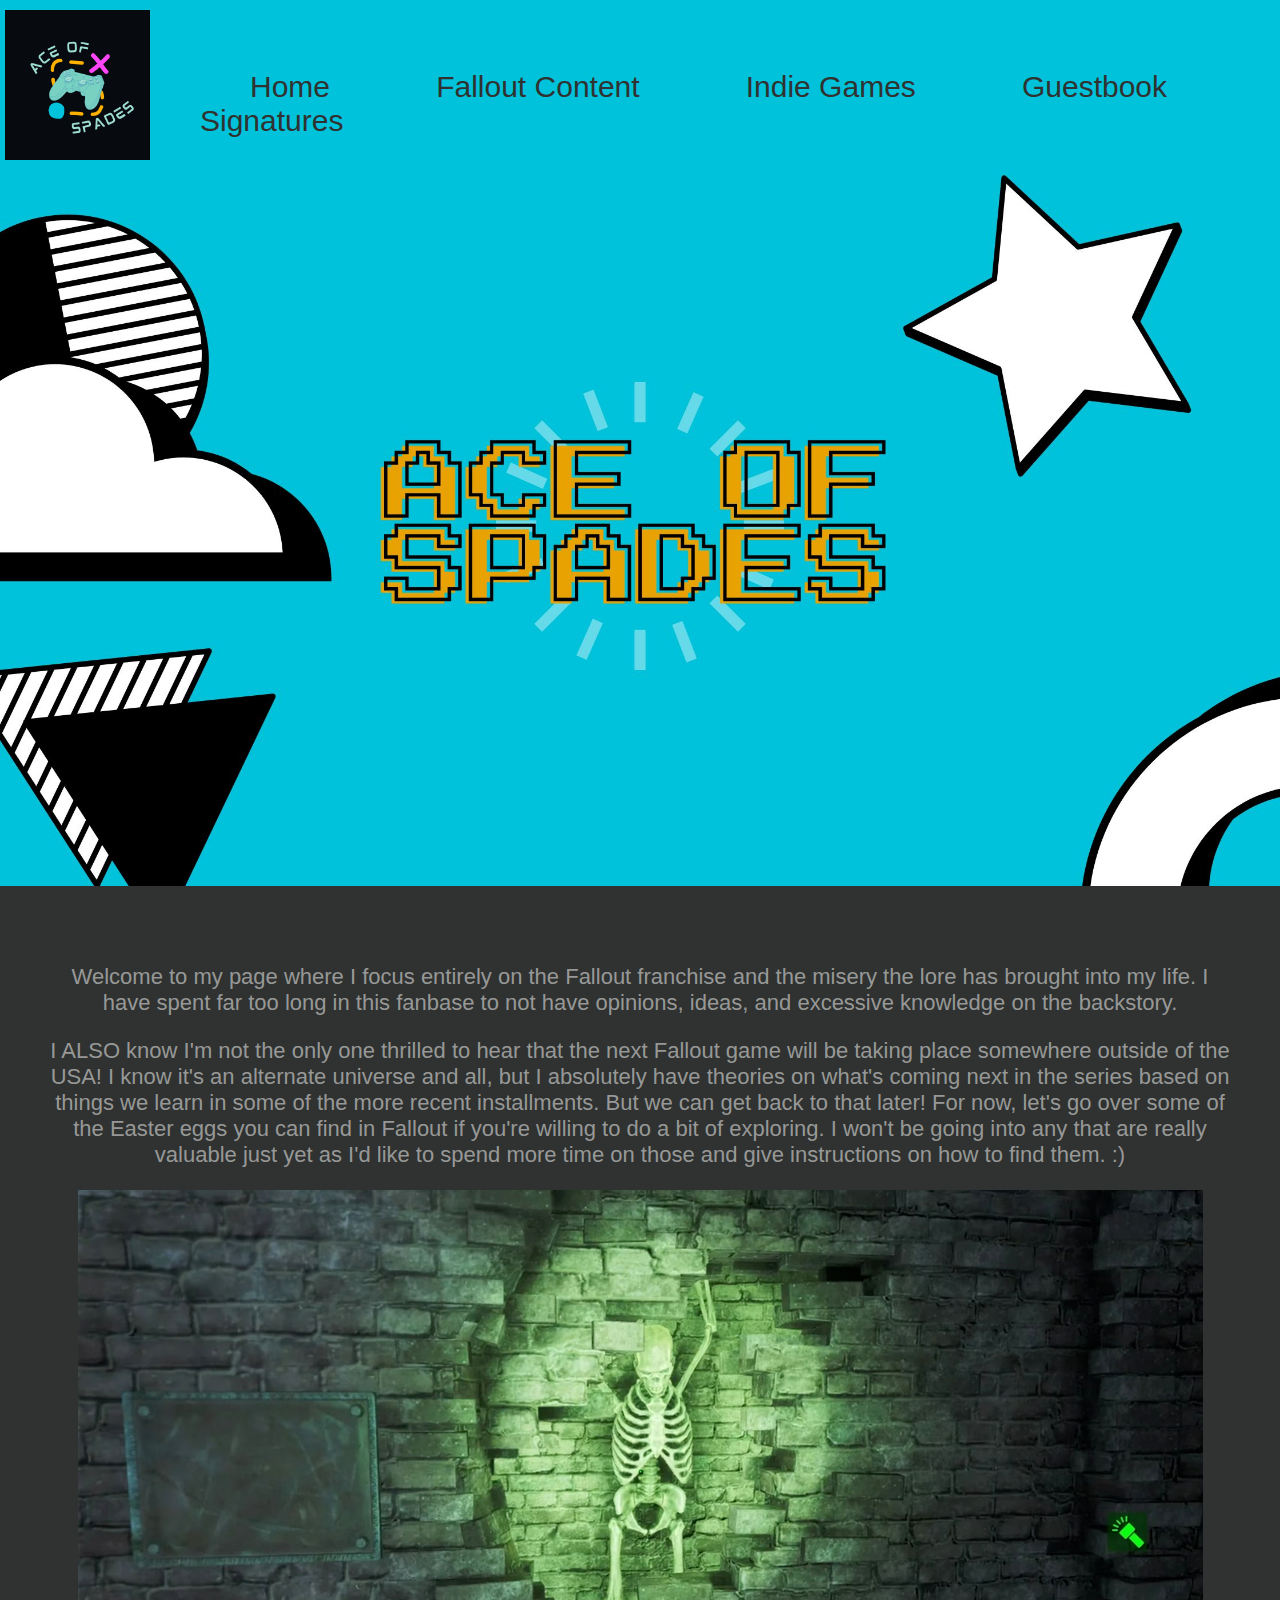
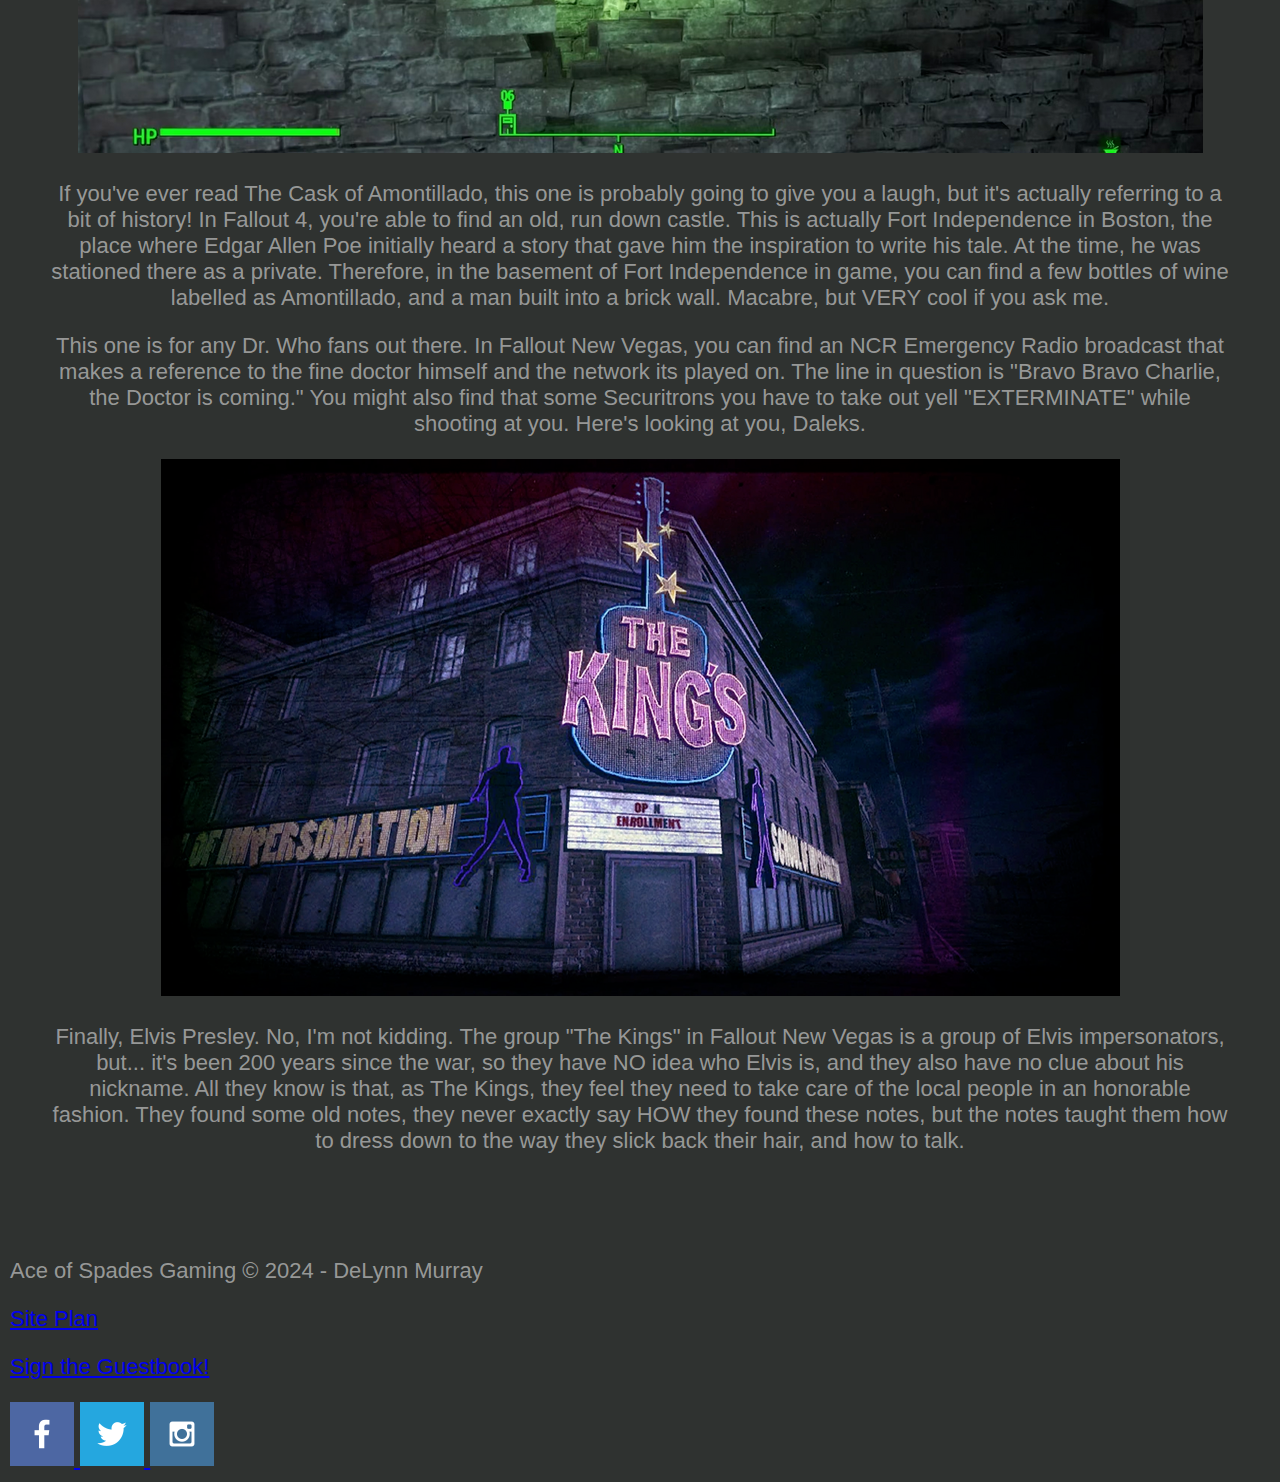
<file: personalsite/falloutcontent.html>
<!DOCTYPE html>
<html lang="en">
<head>
    <link rel="stylesheet" href="styles/style.css">
    <meta charset="UTF-8">
    <meta name="viewport" content="width=device-width, initial-scale=1.0">
    <title>Ace of Spades Gaming | Home</title>
</head>
<body>
    <div id="content"></div>
    <header>
       <a id="logo_link" href="index.html">
        <img class = "logo" src="images/logo.png" alt = "Ace of Spades Logo">
       </a> 
       <div class= "topnav">
        <a href="index.html">Home</a>
        <a href="falloutcontent.html">Fallout Content</a>
        <a href="indiegames.html">Indie Games</a>
        <a href="aceofspacesguestbook">Guestbook Signatures</a>
       </nav>
    </header>
    <div id="hero">
        <div id="hero-box">
            <img id="hero-img" src="images/heroimg3.jpg" alt="Video Game Header">
        </div>
    </div>
    <main>
        <p>
            Welcome to my page where I focus entirely on the Fallout franchise and the misery the lore has brought into my life. I have spent far too long in this fanbase to not have opinions, ideas, and excessive knowledge on the backstory.
          </p>
          <p>I ALSO know I'm not the only one thrilled to hear that the next Fallout game will be taking place somewhere outside of the USA! I know it's an alternate universe and all, but I absolutely have theories on what's coming next in the series based on things we learn in some of the more recent installments. But we can get back to that later! For now, let's go over some of the Easter eggs you can find in Fallout if you're willing to do a bit of exploring. I won't be going into any that are really valuable just yet as I'd like to spend more time on those and give instructions on how to find them. :)</p>
            <img src="images/rsz_1amontillado.png" alt="the cask of amontillado... 400 years later.">
            <p>If you've ever read The Cask of Amontillado, this one is probably going to give you a laugh, but it's actually referring to a bit of history! In Fallout 4, you're able to find an old, run down castle. This is actually Fort Independence in Boston, the place where Edgar Allen Poe initially heard a story that gave him the inspiration to write his tale. At the time, he was stationed there as a private. Therefore, in the basement of Fort Independence in game, you can find a few bottles of wine labelled as Amontillado, and a man built into a brick wall. Macabre, but VERY cool if you ask me. </p>
            <p>This one is for any Dr. Who fans out there. In Fallout New Vegas, you can find an NCR Emergency Radio broadcast that makes a reference to the fine doctor himself and the network its played on. The line in question is "Bravo Bravo Charlie, the Doctor is coming." You might also find that some Securitrons you have to take out yell "EXTERMINATE" while shooting at you. Here's looking at you, Daleks.</p>
            <img src="images/the-kings.png" alt="the front entrance for the kings group in Fallout New Vegas">
            <p>Finally, Elvis Presley. No, I'm not kidding. The group "The Kings" in Fallout New Vegas is a group of Elvis impersonators, but... it's been 200 years since the war, so they have NO idea who Elvis is, and they also have no clue about his nickname. All they know is that, as The Kings, they feel they need to take care of the local people in an honorable fashion. They found some old notes, they never exactly say HOW they found these notes, but the notes taught them how to dress down to the way they slick back their hair, and how to talk.</p>
    </main>
    <footer>
    <p>Ace of Spades Gaming &copy; 2024 - DeLynn Murray</p>
    <p><a href="site-plan.html">Site Plan</a></p>
    <p><a href="guestbook.html">Sign the Guestbook!</a></p>
    <div class="social">
        <a href="https://facebook.com" target="_blank">
            <img src="images/facebook.png" alt="fb icon">
        </a>
        <a href="https://twitter.com" target="_blank">
            <img src="images/twitter.png" alt="twitter icon">
        </a>
        <a href="https://instagram.com" target="_blank">
            <img src="images/instagram.png" alt="instagram icon">
        </a>
    </div>
</footer>
</div>
</body>
</html>
</file>
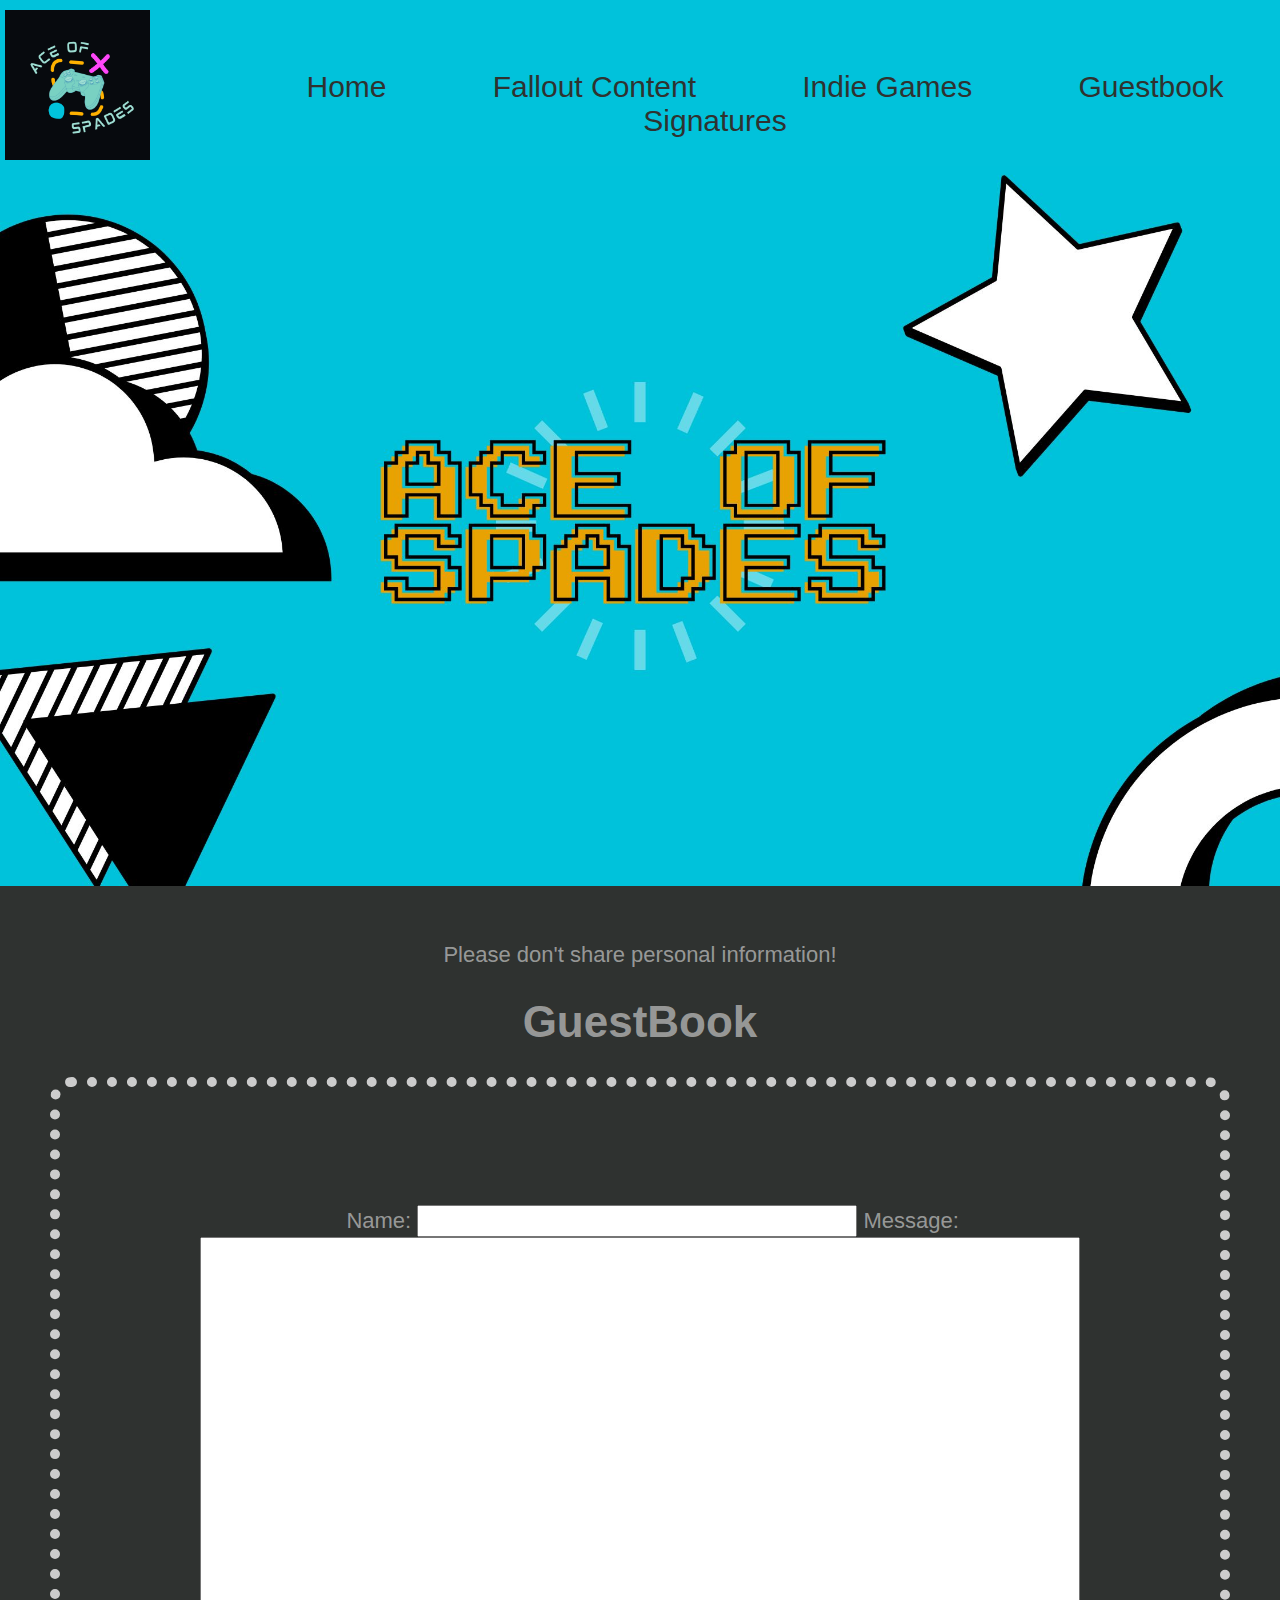
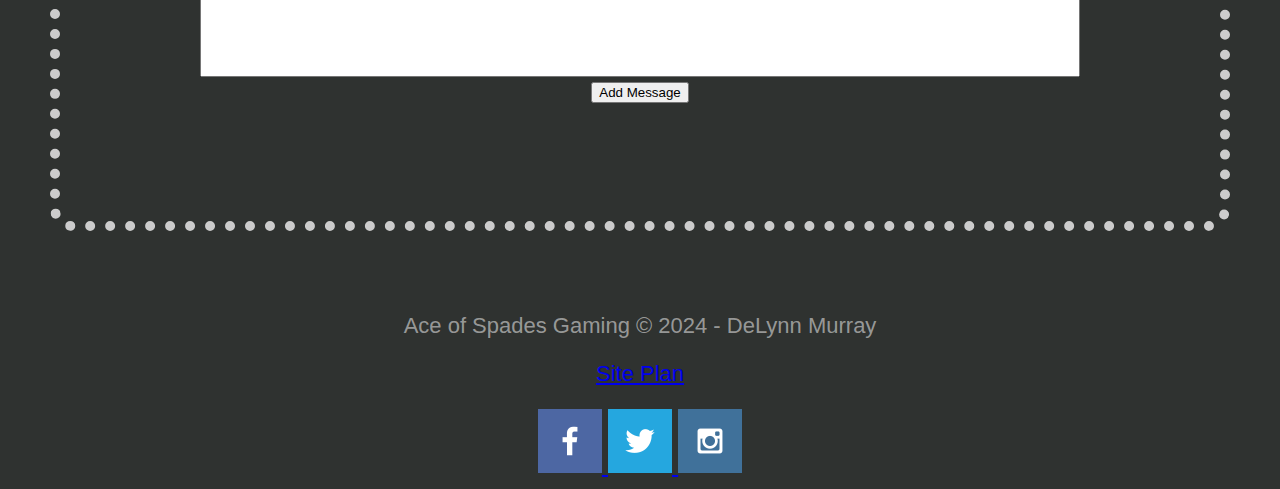
<file: personalsite/guestbook.html>
<!DOCTYPE html>
<html lang="en">
<head>
    <link rel="stylesheet" href="styles/style.css">
    <meta charset="UTF-8">
    <meta name="viewport" content="width=device-width, initial-scale=1.0">
    <title>Contact Us</title>
    <style>
body {
  /* Center the form on the page */
  text-align: center;
}

form {
  display: inline-block;
  /* Form outline */
  padding: 10%;
  border: 10px dotted #ccc;
  border-radius: 1em;
}

ul {
  list-style: none;
  padding: 0;
  margin: 0;
}

form li + li {
  margin-top: 1em;
}

label {
  /* Uniform size & alignment */
  display: inline-block;
  min-width: 90px;
  text-align: right;
}

input,
textarea {
  /* To make sure that all text fields have the same font settings
     By default, textareas have a monospace font */
  font: 1em sans-serif;
  /* Uniform text field size */
  box-sizing: border-box;
  /* Match form field borders */
}

input:focus,
textarea:focus {
  /* Additional highlight for focused elements */
  border-color: #000;
}

textarea {
  /* Align multiline text fields with their labels */
  vertical-align: top;
  /* Provide space to type some text */
  height: 5em;
}

.button {
  /* Align buttons with the text fields */
  padding-left: 90px; /* same size as the label elements */
}

</style>
</head>
<body>
    <div id="content"></div>
    <header>
       <a id="logo_link" href="index.html">
        <img class = "logo" src="images/logo.png" alt = "Ace of Spades Logo">
       </a> 
       <div class= "topnav">
        <a href="index.html">Home</a>
        <a href="falloutcontent.html">Fallout Content</a>
        <a href="indiegames.html">Indie Games</a>
        <a href="aceofspacesguestbook">Guestbook Signatures</a>
       </nav>
    </header>
    <div id="hero">
        <div id="hero-box">
            <img id="hero-img" src="images/heroimg3.jpg" alt="Video Game Header">
        </div>
    </div>
    <body> 
      <main>
      Please don't share personal information!
      <div class="container"> 
          <h1>GuestBook</h1> 
          <form id="guestForm"> 
              <div class="form-input"> 
                  <label for="name">Name:</label> 
                  <input type="text" style="width:20em"
                         id="name" name="Name" 
                         required> 
                  <label for "message">Message:</label>
                  <input type="text" style = "width: 40em; height:20em"
                         id="message" name="Message" 
                         required> 
              </div> 
              <div class="btn"><button type="submit"> 
                      Add Message
                  </button></div> 
          </form> 
          <div id="guestList"></div> 
      </div> 
      <script src="script.js"></script> 
      </main>
  </body> 
    <footer>
    <p>Ace of Spades Gaming &copy; 2024 - DeLynn Murray</p>
    <p><a href="site-plan.html">Site Plan</a></p>
    <div class="social">
        <a href="https://facebook.com" target="_blank">
            <img src="images/facebook.png" alt="fb icon">
        </a>
        <a href="https://twitter.com" target="_blank">
            <img src="images/twitter.png" alt="twitter icon">
        </a>
        <a href="https://instagram.com" target="_blank">
            <img src="images/instagram.png" alt="instagram icon">
        </a>
    </div>
</footer>
</div>
</body>
</file>
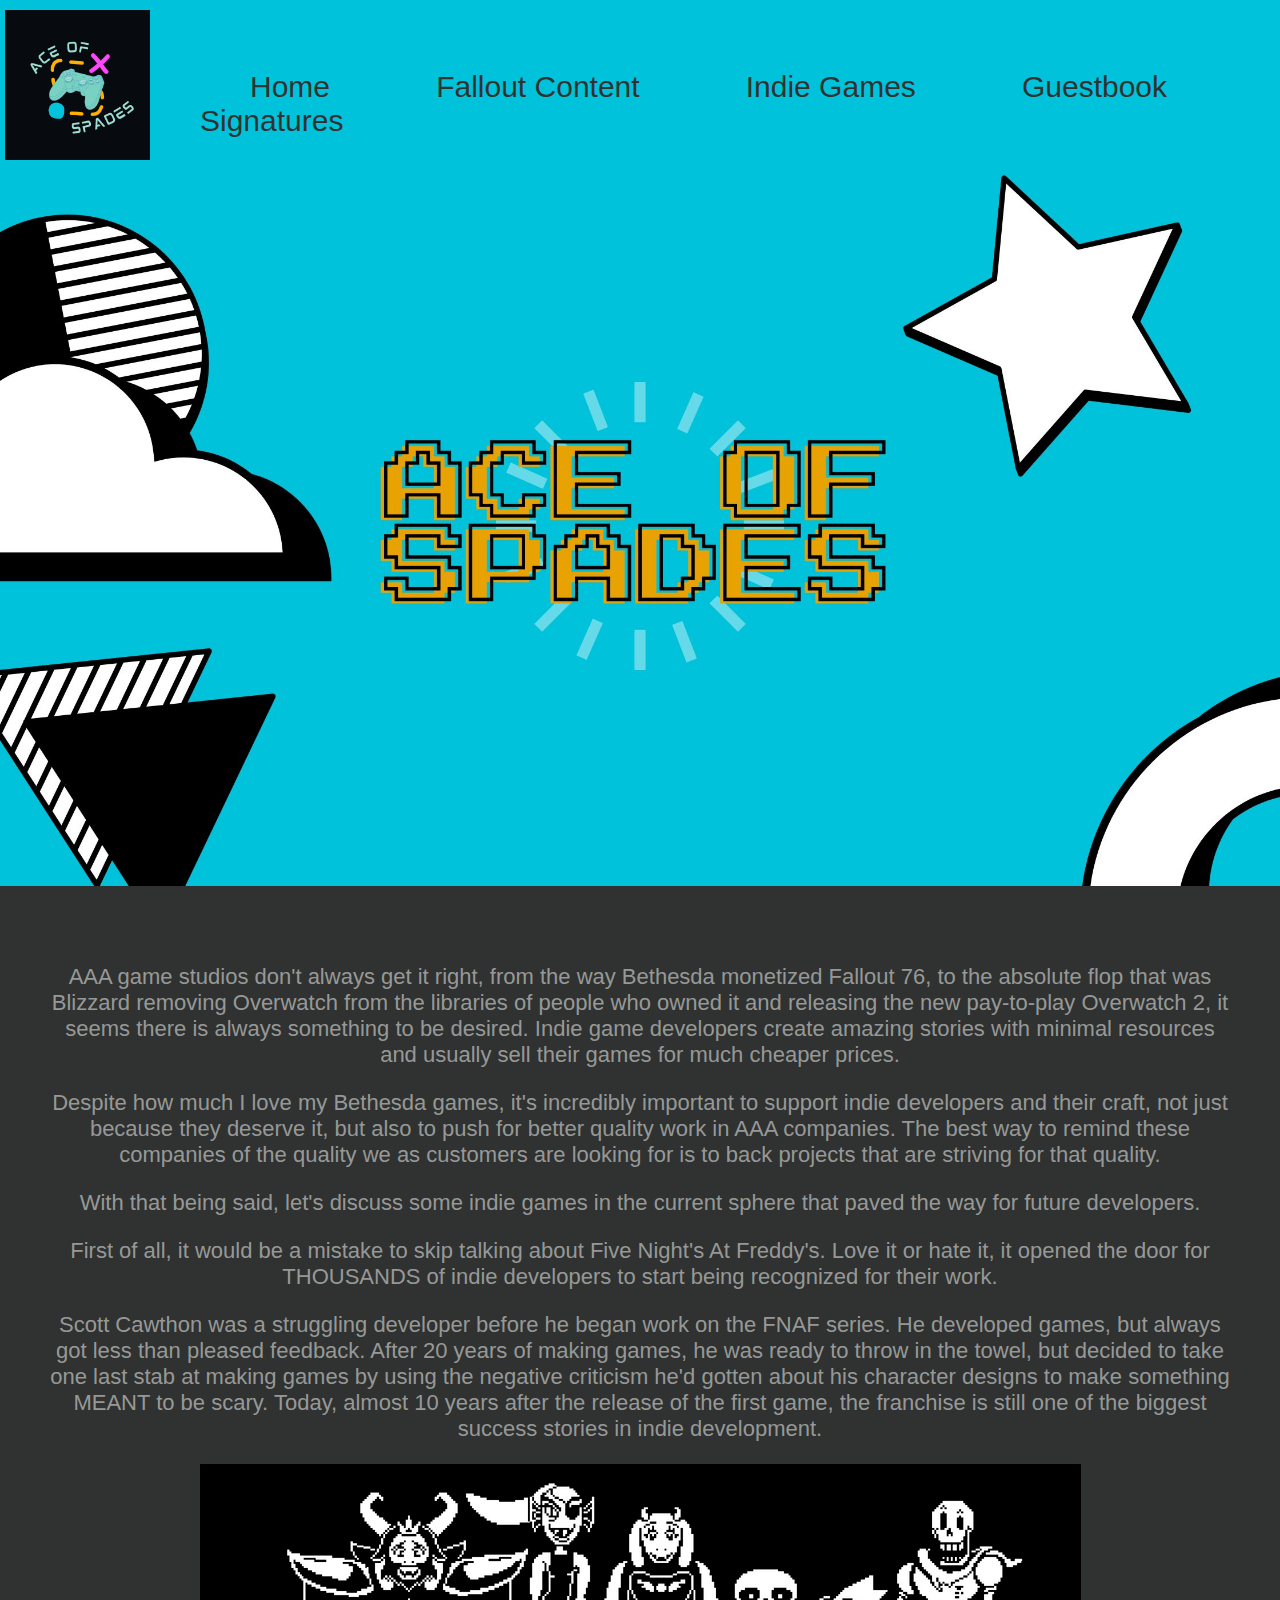
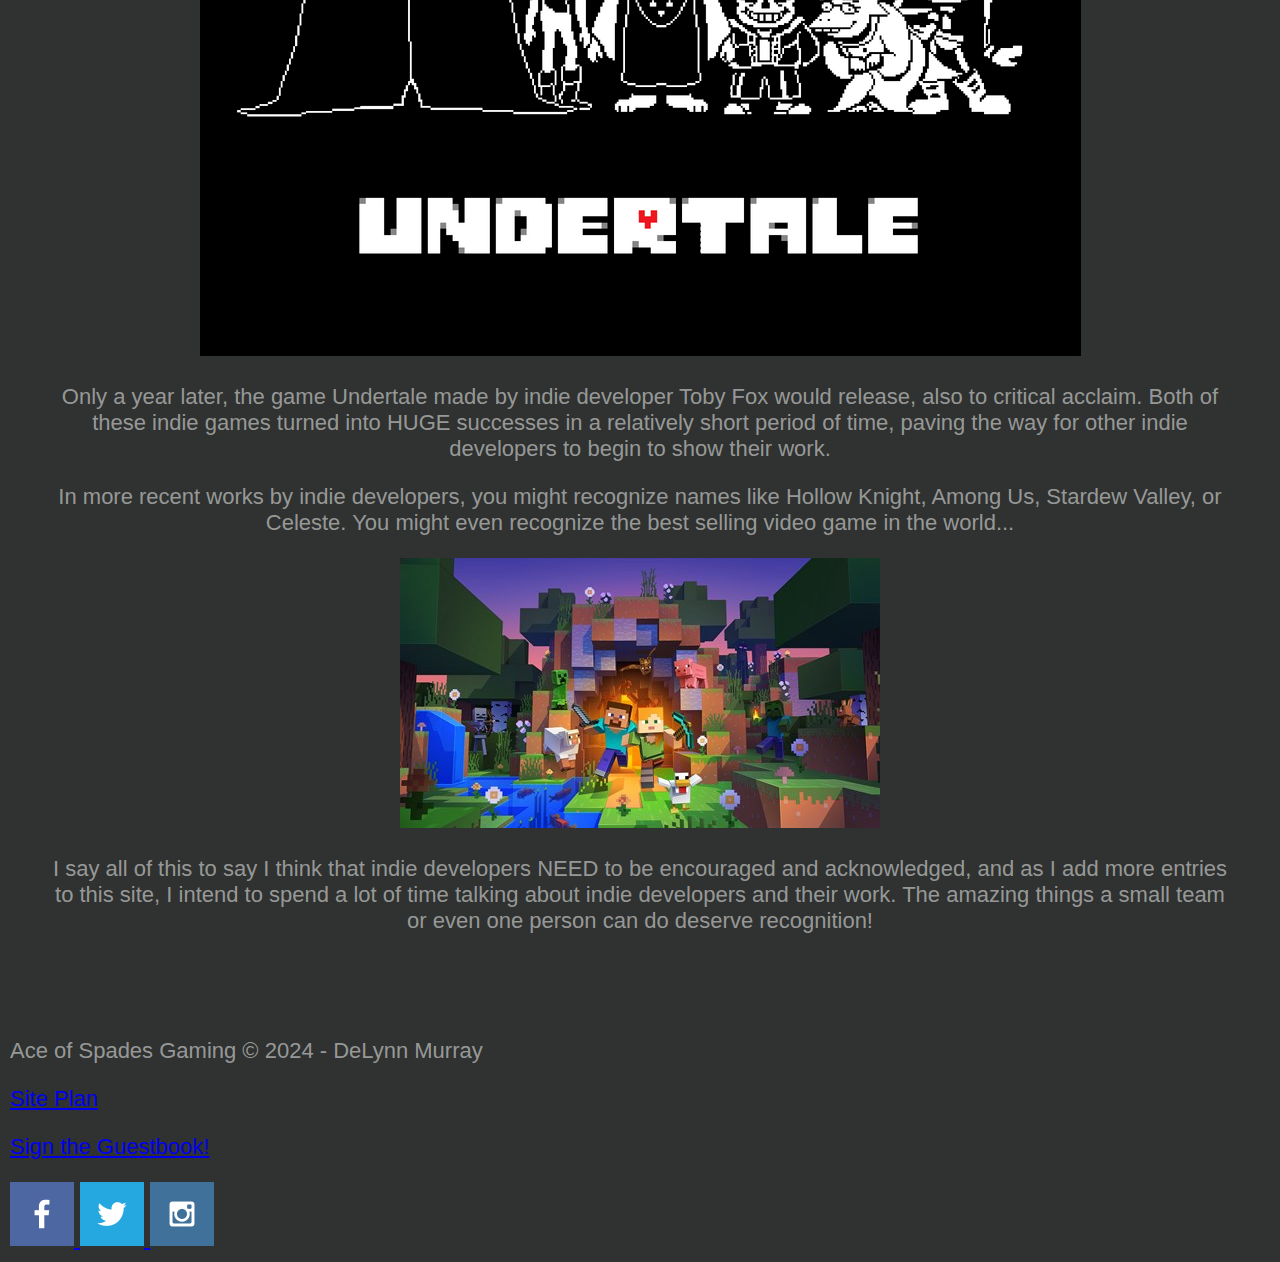
<file: personalsite/indiegames.html>
<!DOCTYPE html>
<html lang="en">
<head>
    <link rel="stylesheet" href="styles/style.css">
    <meta charset="UTF-8">
    <meta name="viewport" content="width=device-width, initial-scale=1.0">
    <title>Ace of Spades Gaming | Home</title>
</head>
<body>
    <div id="content"></div>
    <header>
       <a id="logo_link" href="index.html">
        <img class = "logo" src="images/logo.png" alt = "Ace of Spades Logo">
       </a> 
       <div class= "topnav">
        <a href="index.html">Home</a>
        <a href="falloutcontent.html">Fallout Content</a>
        <a href="indiegames.html">Indie Games</a>
        <a href="guestbook.html">Guestbook Signatures</a>
       </nav>
    </header>
    <div id="hero">
        <div id="hero-box">
            <img id="hero-img" src="images/heroimg3.jpg" alt="Video Game Header">
        </div>
    </div>
    <main>
        <p>
            AAA game studios don't always get it right, from the way Bethesda monetized Fallout 76, to the absolute flop that was Blizzard removing Overwatch from the libraries of people who owned it and releasing the new pay-to-play Overwatch 2, it seems there is always something to be desired. Indie game developers create amazing stories with minimal resources and usually sell their games for much cheaper prices.
          </p>
          <p>Despite how much I love my Bethesda games, it's incredibly important to support indie developers and their craft, not just because they deserve it, but also to push for better quality work in AAA companies. The best way to remind these companies of the quality we as customers are looking for is to back projects that are striving for that quality.</p>
          <p>With that being said, let's discuss some indie games in the current sphere that paved the way for future developers.</p>
          <p>First of all, it would be a mistake to skip talking about Five Night's At Freddy's. Love it or hate it, it opened the door for THOUSANDS of indie developers to start being recognized for their work.</p>
          <p>Scott Cawthon was a struggling developer before he began work on the FNAF series. He developed games, but always got less than pleased feedback. After 20 years of making games, he was ready to throw in the towel, but decided to take one last stab at making games by using the negative criticism he'd gotten about his character designs to make something MEANT to be scary. Today, almost 10 years after the release of the first game, the franchise is still one of the biggest success stories in indie development.</p>
            <img src="images/undertale.png" alt="undertale logo">
            <p>Only a year later, the game Undertale made by indie developer Toby Fox would release, also to critical acclaim. Both of these indie games turned into HUGE successes in a relatively short period of time, paving the way for other indie developers to begin to show their work.</p>
            <p>In more recent works by indie developers, you might recognize names like Hollow Knight, Among Us, Stardew Valley, or Celeste. You might even recognize the best selling video game in the world...</p>
            <img src="images/minecraft.jpg" alt="image for page3">
            <p>I say all of this to say I think that indie developers NEED to be encouraged and acknowledged, and as I add more entries to this site, I intend to spend a lot of time talking about indie developers and their work. The amazing things a small team or even one person can do deserve recognition!</p>
    </main>
    <footer>
    <p>Ace of Spades Gaming &copy; 2024 - DeLynn Murray</p>
    <p><a href="site-plan.html">Site Plan</a></p>
    <p><a href="guestbook.html">Sign the Guestbook!</a></p>
    <div class="social">
        <a href="https://facebook.com" target="_blank">
            <img src="images/facebook.png" alt="fb icon">
        </a>
        <a href="https://twitter.com" target="_blank">
            <img src="images/twitter.png" alt="twitter icon">
        </a>
        <a href="https://instagram.com" target="_blank">
            <img src="images/instagram.png" alt="instagram icon">
        </a>
    </div>
</footer>
</div>
</body>
</html>
</file>
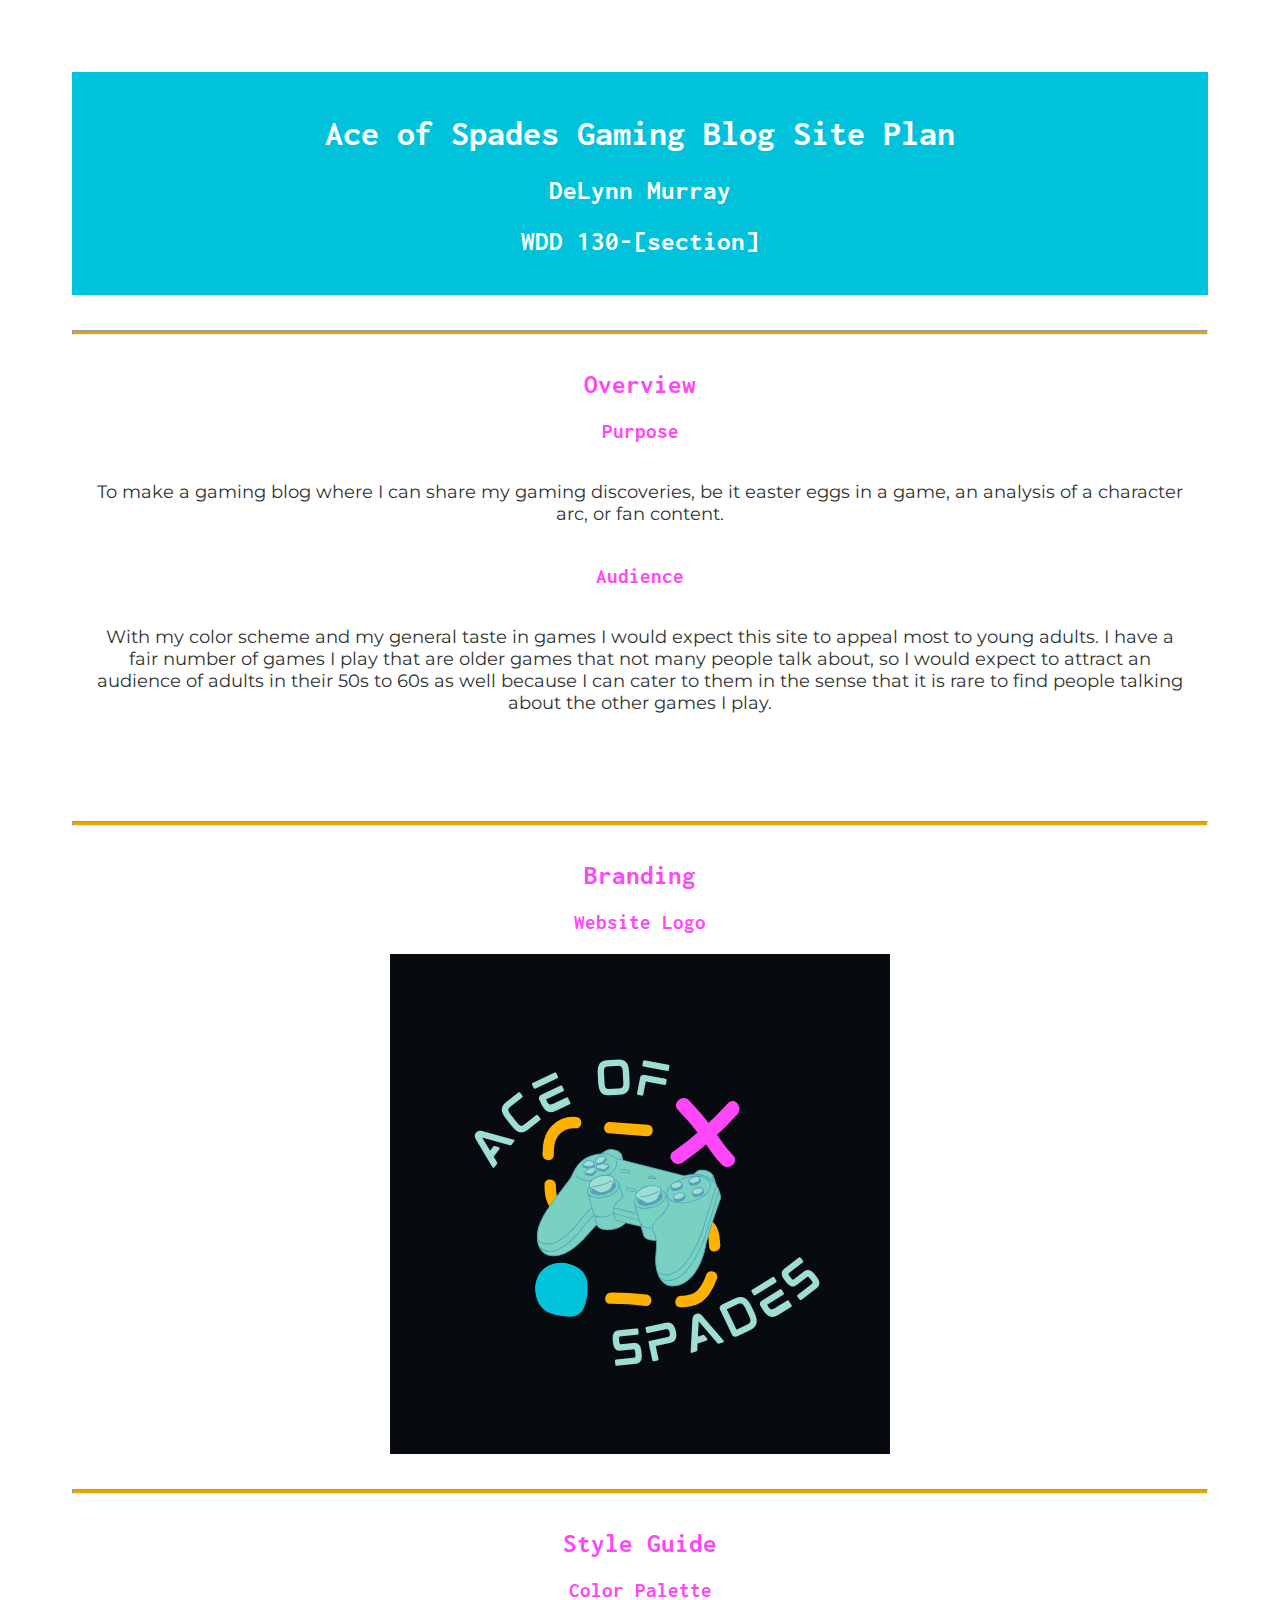
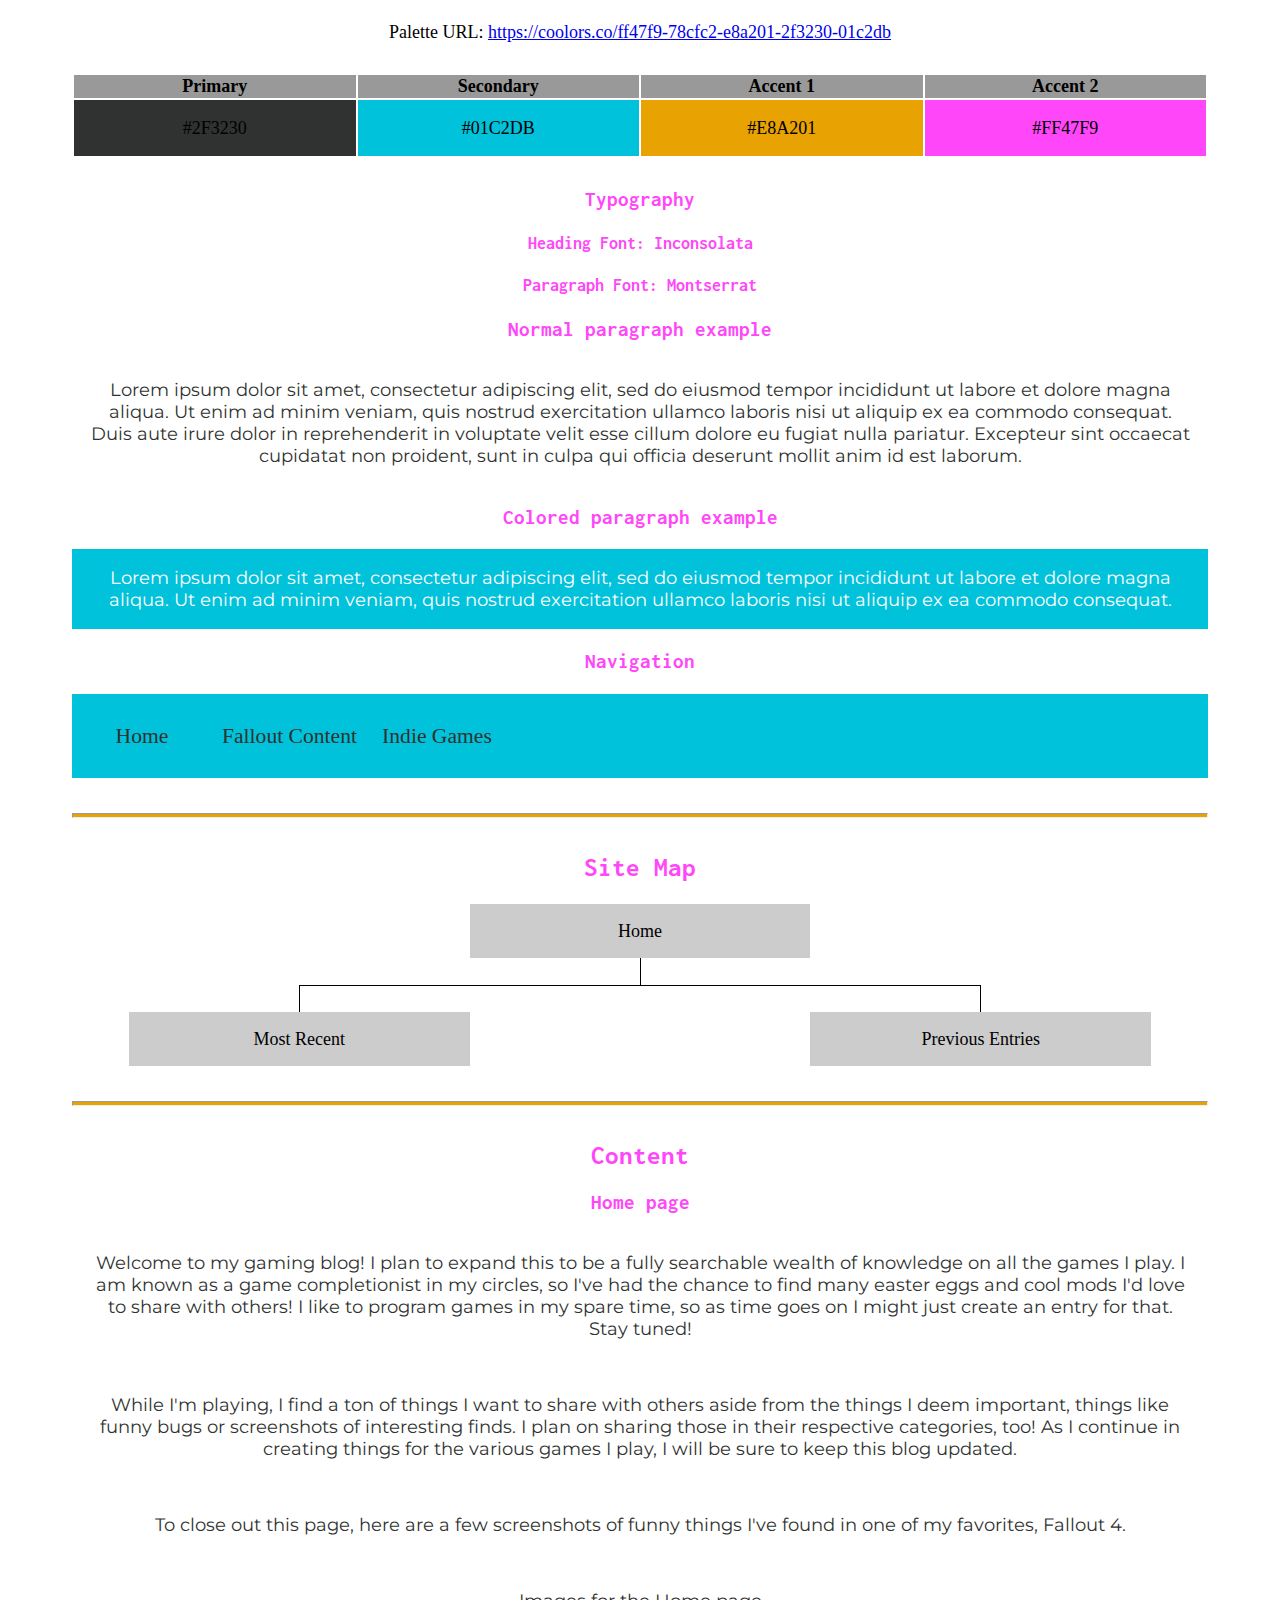
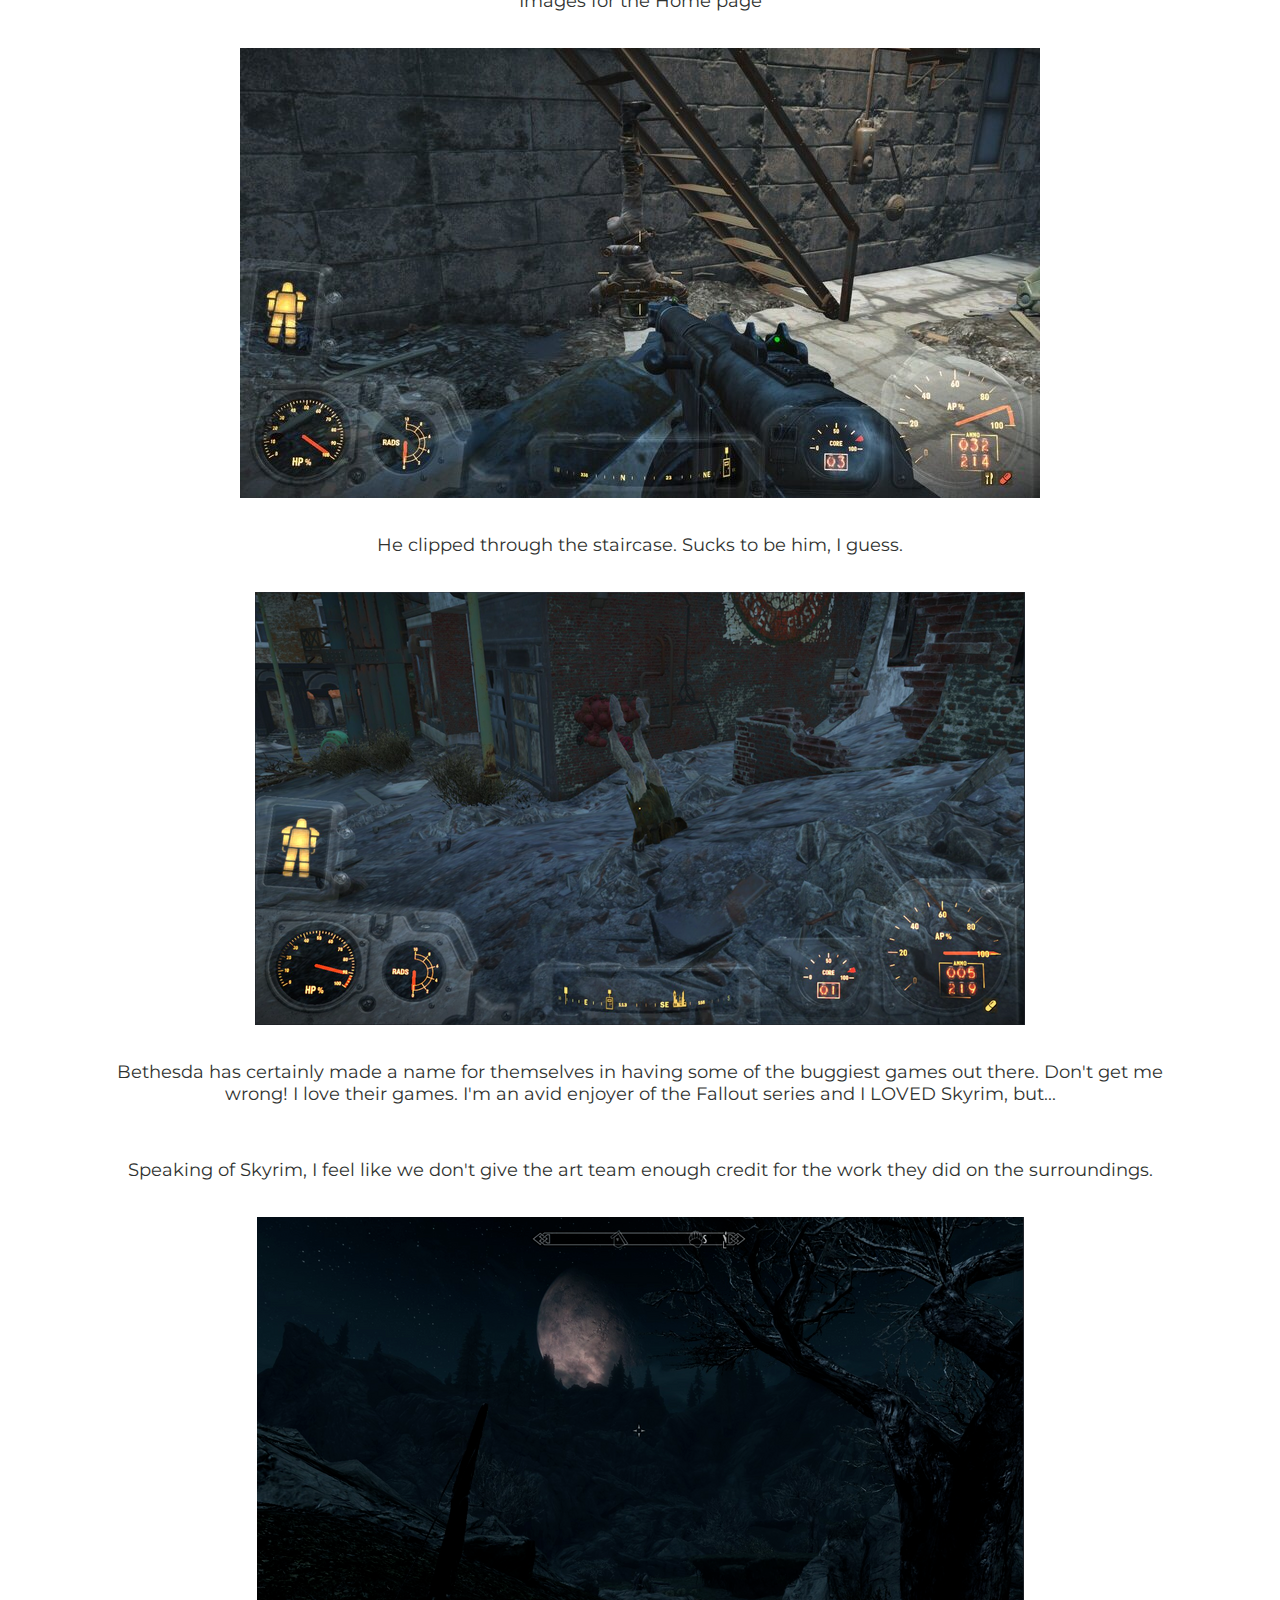
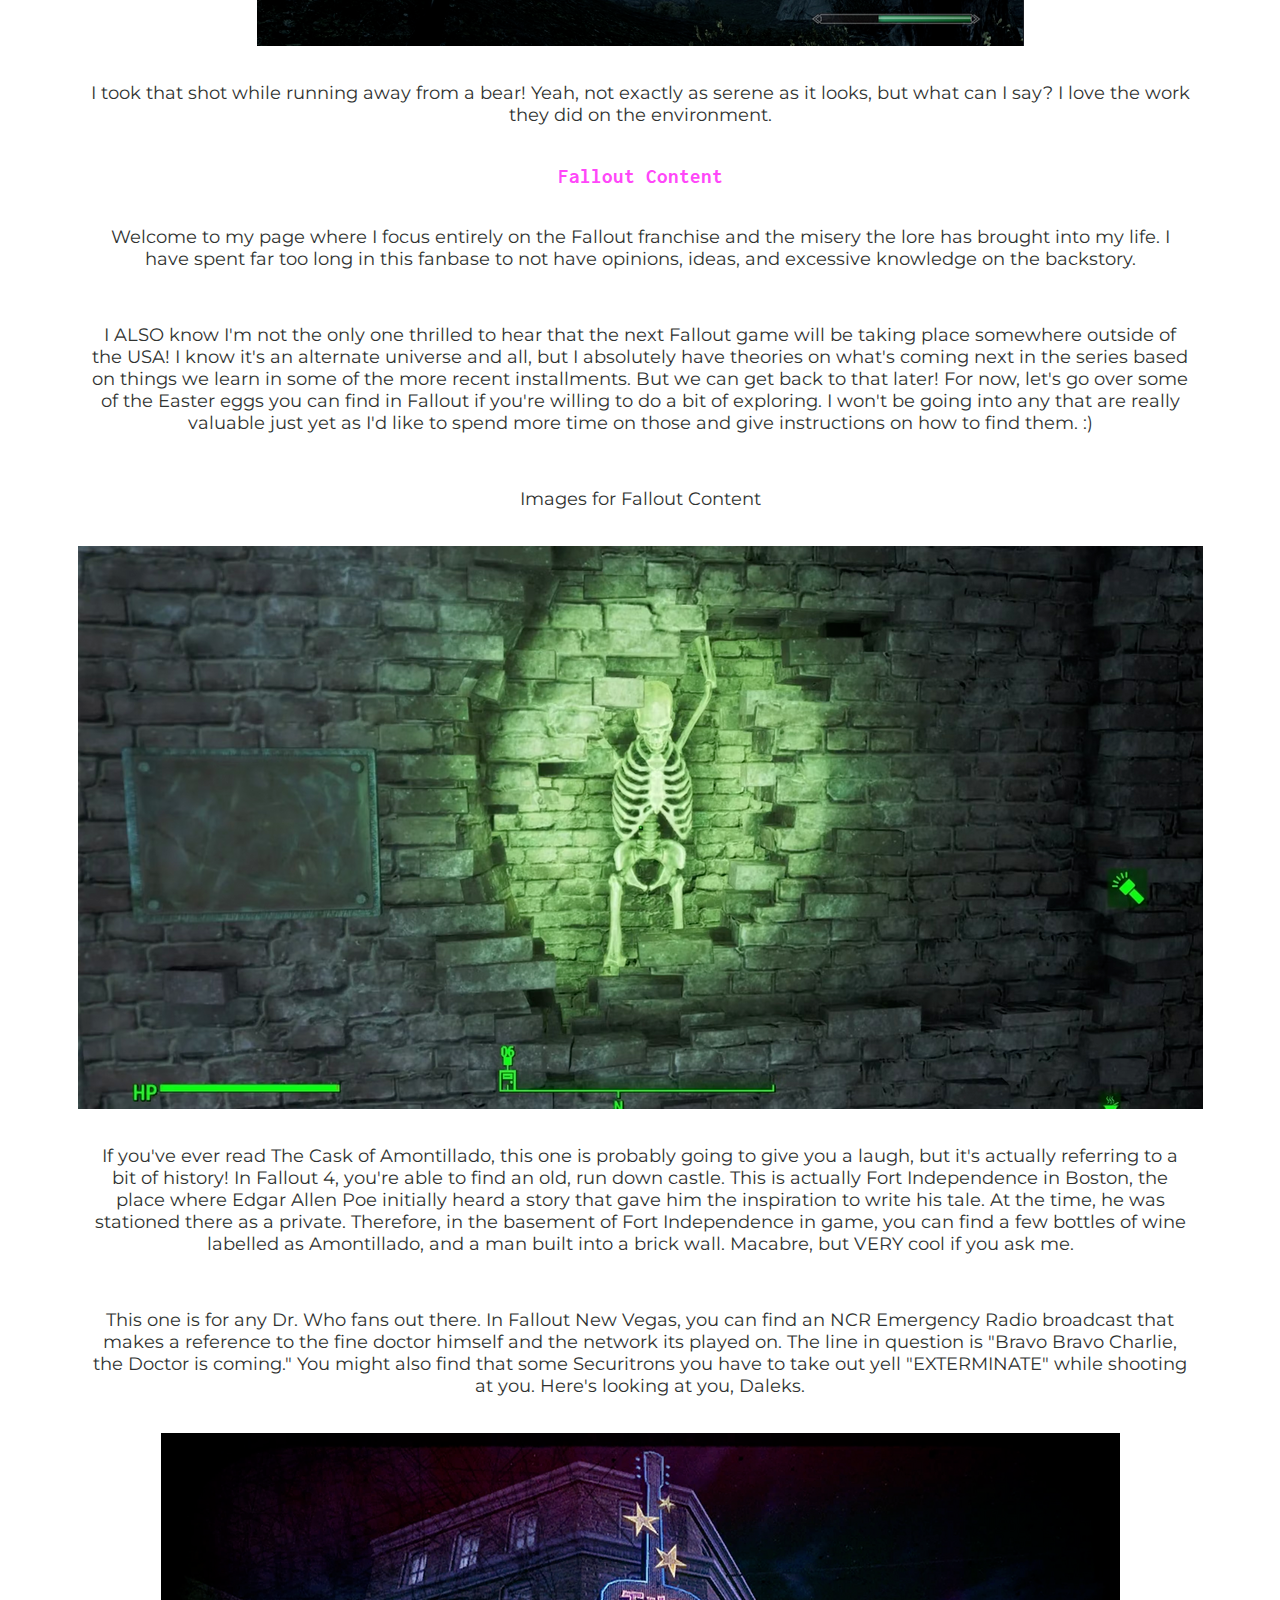
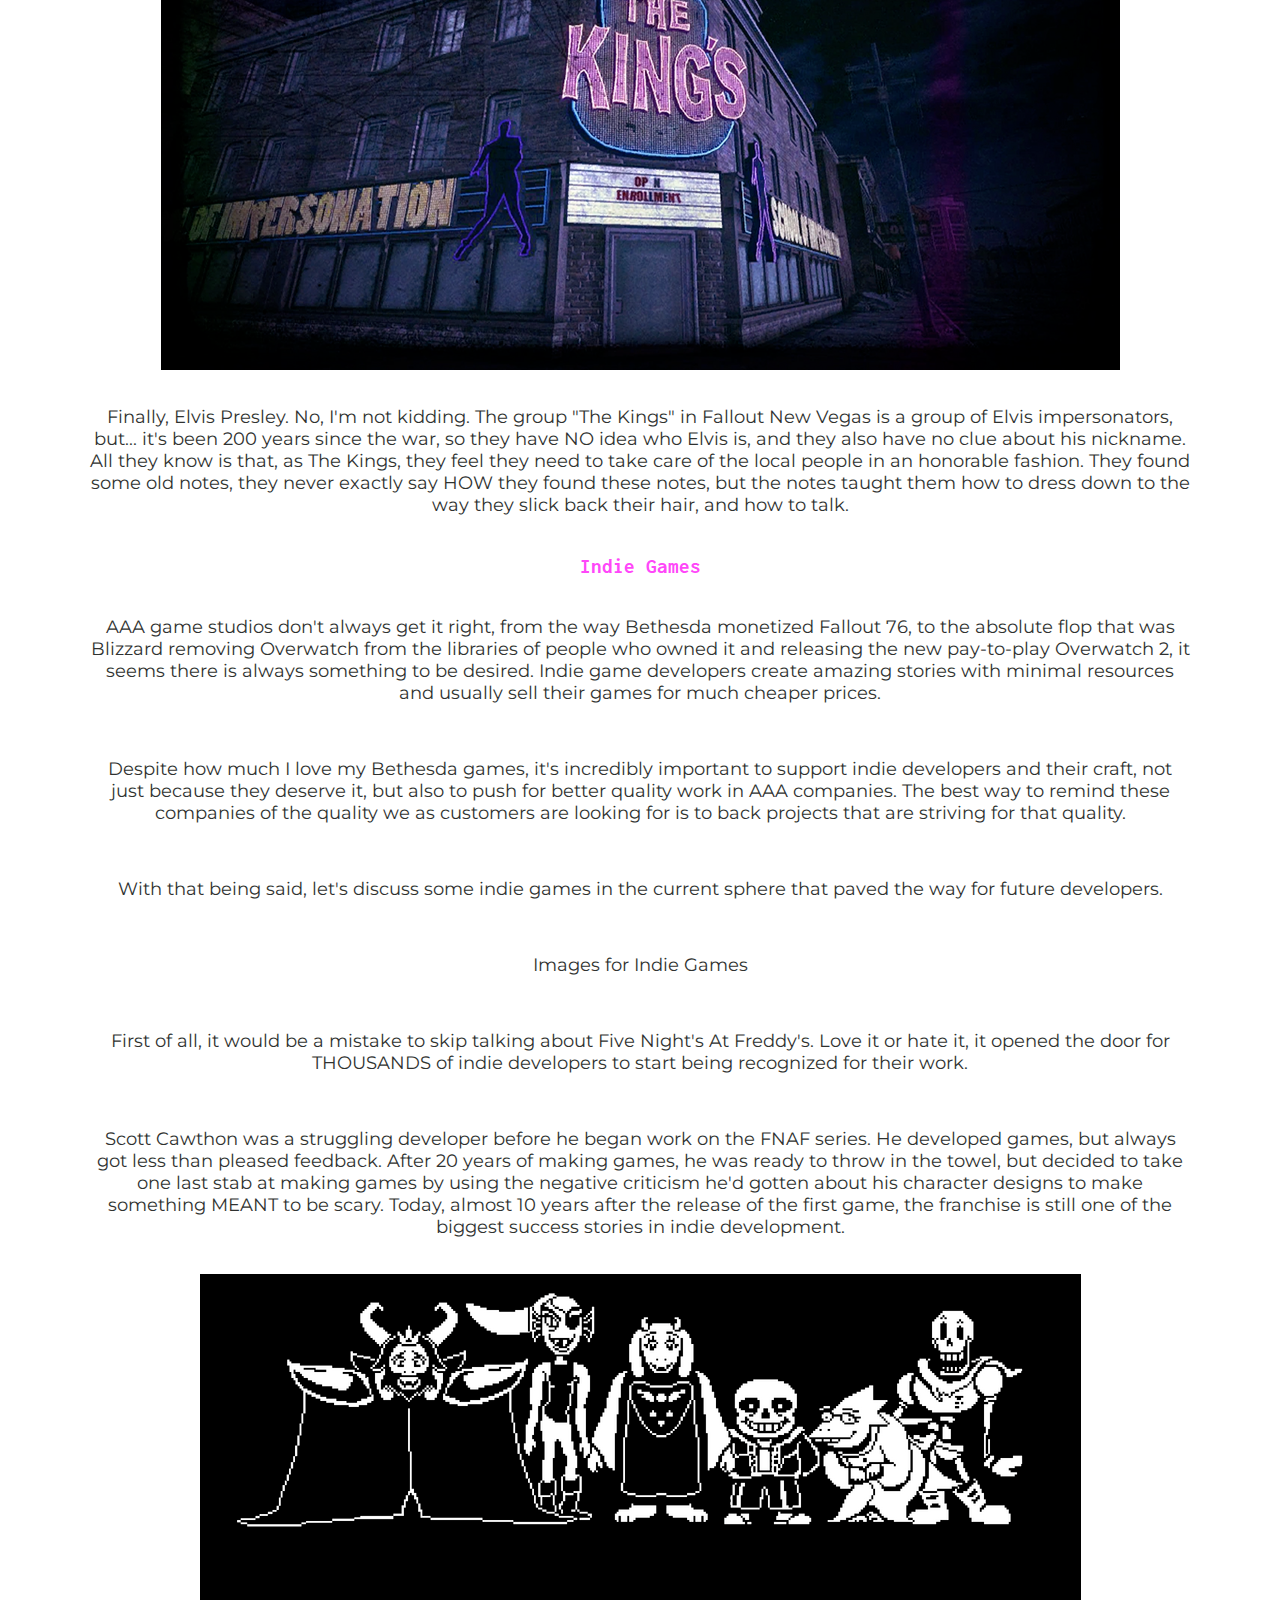
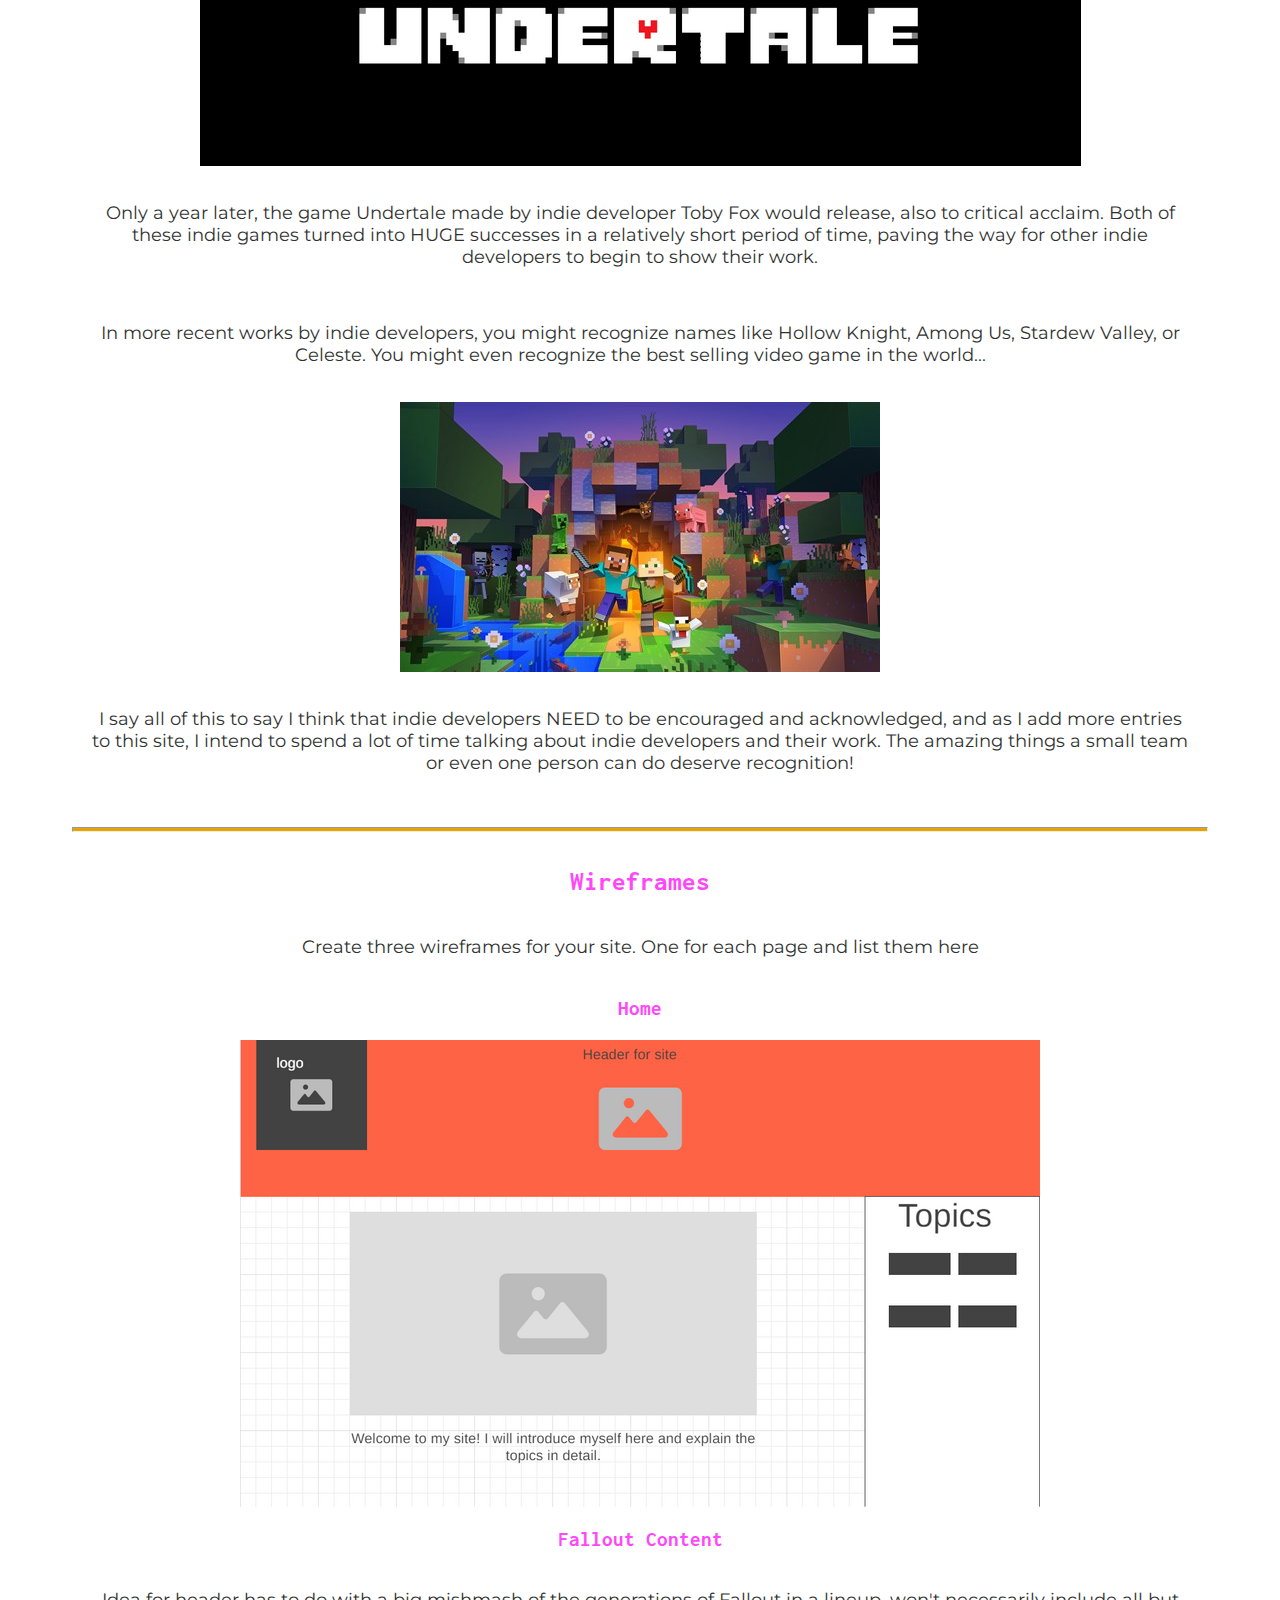
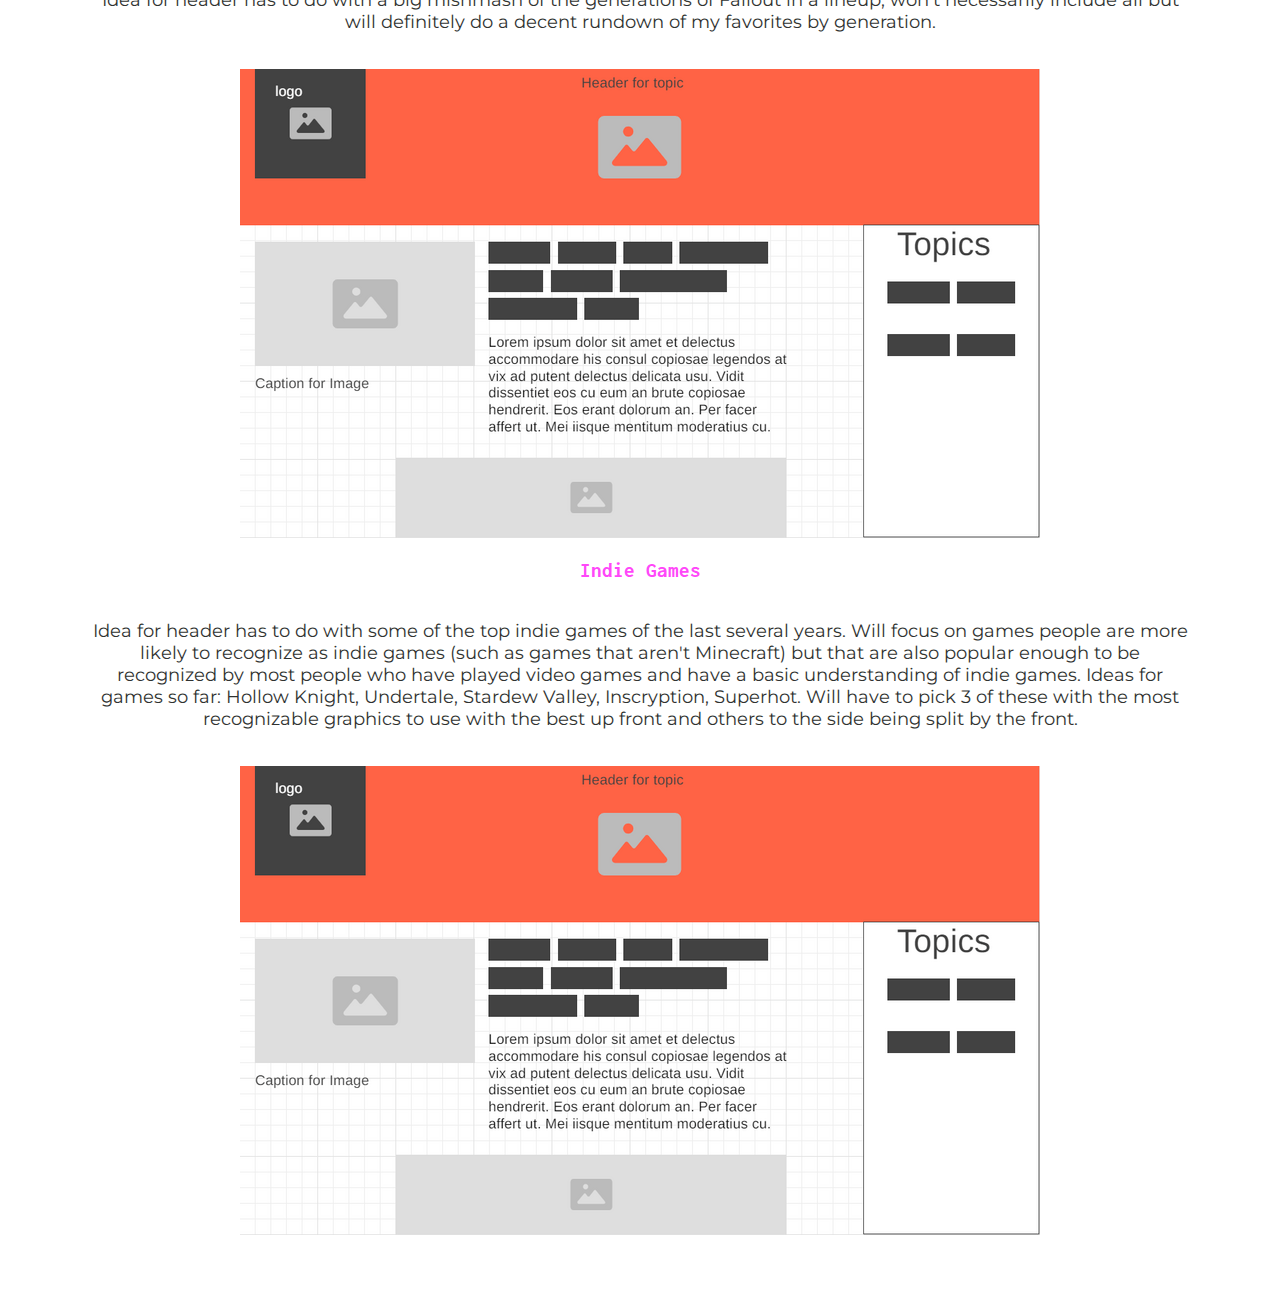
<file: personalsite/site-plan.html>
<!DOCTYPE html>
<html lang="en-us">

  <head>
    <meta charset="utf-8">
    <title>Site Plan</title>
    <link type="text/css" rel="stylesheet" href="styles/site-plan.css">
    <style>@import url('https://fonts.googleapis.com/css2?family=Inconsolata:wght@200..900&family=Montserrat:ital,wght@0,100..900;1,100..900&display=swap');</style>
  </head>

  <body>
    <header>
      <h1>Ace of Spades Gaming Blog Site Plan</h1>
      <h2>DeLynn Murray</h2>
      <h2>WDD 130-[section]</h2>
      <!-- In the header above, add the name or your site, your name and class number. For example if you are in section 3 you would put WDD 130.03 -->
    </header>
    <main>

      <!-- ------------------------Steps 2-3------------------------------ -->
      <hr>
      <h2>Overview</h2>
      <h3>Purpose</h3>
      <p>To make a gaming blog where I can share my gaming discoveries, be it easter eggs in a game, an analysis of a character arc, or fan content.</p>  <!-- change this -->


      <h3>Audience</h3>
      <p>With my color scheme and my general taste in games I would expect this site to appeal most to young adults. I have a fair number of games I play that are older games that not many people talk about, so I would expect to attract an audience of adults in their 50s to 60s as well because I can cater to them in the sense that it is rare to find people talking about the other games I play.<p>  <!-- change this -->

      <hr>
      <h2>Branding</h2>
      <h3>Website Logo</h3>
      <!-- Replace this with some sort of logo for your site.  A logo can be as simple as the name of your site in a nice font :) -->
      <img src="images/logo.png" alt="Logo image">
      <hr>
      <h2>
        Style Guide
      </h2>

      <!-- ------------------------Steps 4-8------------------------------ -->

      <h3>
        Color Palette
      </h3>
      <!--  The colors you choose for a website are one of the most important decisions you will make. Follow the instructions on the activity in iLearn then return and replace the color codes below with the hex color codes (the 6 digit numbers that show at the bottom of each color) for the colors you have chosen below.  You should have at least 2 colors but do not have to fill in all 4 if you do not need them.  -->

      <!-- Copy and paste the URL to your finished palette below Make sure to paste it into both spots -->
      Palette URL: <a href="https://coolors.co/ff47f9-78cfc2-e8a201-2f3230-01c2db" target="_blank">https://coolors.co/ff47f9-78cfc2-e8a201-2f3230-01c2db</a>


      <table class="colors">
        <tr><th>Primary</th><th>Secondary</th><th>Accent 1</th><th>Accent 2</th></tr>
        <!-- Replace the numbers in the boxes below with your hex color codes. Then switch to the site-plan.css file and change your colors there as well. -->
        <tr><td class="primary">#2F3230</td><td class="secondary">#01C2DB</td><td class="accent1">#E8A201</td><td class="accent2">#FF47F9</td></tr>
      </table>

      <!-- ------------------------Step 9------------------------------ -->

      <h3>
        Typography
      </h3>
      <!-- Choose a font for your paragraphs (body copy) and headlines. What font(s) have you chosen? Why did you choose what you did?  Make sure to review the list of web safe fonts at W3Schools.org as a starting point.  Think also about which of your colors above you might use for background and font colors. -->

      <h4>
        Heading Font: Inconsolata  <!-- change this -->
      </h4>
      <h4>
        Paragraph Font: Montserrat  <!-- change this -->
      </h4>
      <h3>
        Normal paragraph example
      </h3>
      <p>
        Lorem ipsum dolor sit amet, consectetur adipiscing elit, sed do eiusmod tempor incididunt ut labore et dolore magna aliqua. Ut enim ad minim veniam, quis nostrud exercitation ullamco laboris nisi ut aliquip ex ea commodo consequat. Duis aute irure dolor in reprehenderit in voluptate velit esse cillum dolore eu fugiat nulla pariatur. Excepteur sint occaecat cupidatat non proident, sunt in culpa qui officia deserunt mollit anim id est laborum.
      </p>
      <h3>
        Colored paragraph example
      </h3>
      <p class="colored">
        Lorem ipsum dolor sit amet, consectetur adipiscing elit, sed do eiusmod tempor incididunt ut labore et dolore magna aliqua. Ut enim ad minim veniam, quis nostrud exercitation ullamco laboris nisi ut aliquip ex ea commodo consequat. 
      </p>

      <!-- ------------------------Step 10------------------------------ -->

      <h3>
        Navigation
      </h3>
      <!-- Think about how you want your navigation bar to look. In the site-plan.css file change the colors to your colors to get the look you desire. --> 
      <nav>
        <a href="#">Home</a>
        <a href="#">Fallout Content</a>
        <a href="#">Indie Games</a>
      </nav>
      <hr>
      <h2>
        Site Map
      </h2>
      <div class="sitemap">
        <div class="sm-home">
          Home
        </div>
        <div class="sm-page2">
          Most Recent <!-- change this -->
        </div>
        <div class="sm-page3">
          Previous Entries  <!-- change this -->
        </div>

        <div class="top">
          &nbsp;
        </div>
        <div class="left">
          &nbsp;
        </div>
        <div class="right">
          &nbsp;
        </div>

      </div>

      <!-- --------Content Section -------------- -->
      <hr>
      <h2>
        Content
      </h2>
      <h3>Home page</h3>
      <p>
        Welcome to my gaming blog! I plan to expand this to be a fully searchable wealth of knowledge on all the games I play. I am known as a game completionist in my circles, so I've had the chance to find many easter eggs and cool mods I'd love to share with others! I like to program games in my spare time, so as time goes on I might just create an entry for that. Stay tuned!
      </p>
      <p>
        While I'm playing, I find a ton of things I want to share with others aside from the things I deem important, things like funny bugs or screenshots of interesting finds. I plan on sharing those in their respective categories, too! As I continue in creating things for the various games I play, I will be sure to keep this blog updated.
      </p>
      <p>
        To close out this page, here are a few screenshots of funny things I've found in one of my favorites, Fallout 4.
      </p>
      <p>Images for the Home page</p>
        <img src="images/rsz_raider-stuck.jpg" alt="raider stuck in staircase">
        <p>He clipped through the staircase. Sucks to be him, I guess.</p>
        <img src="images/ghoul-stuck.png" alt="ghoul in rubble pile">
        <p>Bethesda has certainly made a name for themselves in having some of the buggiest games out there. Don't get me wrong! I love their games. I'm an avid enjoyer of the Fallout series and I LOVED Skyrim, but...</p>
        <p>Speaking of Skyrim, I feel like we don't give the art team enough credit for the work they did on the surroundings.</p>
        <img src="images/skyrim-moon.png" alt="skyrim moon">
        <p>I took that shot while running away from a bear! Yeah, not exactly as serene as it looks, but what can I say? I love the work they did on the environment.</p>

      </ul>
      <h3>Fallout Content</h3>
      <p>
        Welcome to my page where I focus entirely on the Fallout franchise and the misery the lore has brought into my life. I have spent far too long in this fanbase to not have opinions, ideas, and excessive knowledge on the backstory.
      </p>
      <p>I ALSO know I'm not the only one thrilled to hear that the next Fallout game will be taking place somewhere outside of the USA! I know it's an alternate universe and all, but I absolutely have theories on what's coming next in the series based on things we learn in some of the more recent installments. But we can get back to that later! For now, let's go over some of the Easter eggs you can find in Fallout if you're willing to do a bit of exploring. I won't be going into any that are really valuable just yet as I'd like to spend more time on those and give instructions on how to find them. :)</p>
      <p>Images for Fallout Content</p>
        <img src="images/rsz_1amontillado.png" alt="the cask of amontillado... 400 years later.">
        <p>If you've ever read The Cask of Amontillado, this one is probably going to give you a laugh, but it's actually referring to a bit of history! In Fallout 4, you're able to find an old, run down castle. This is actually Fort Independence in Boston, the place where Edgar Allen Poe initially heard a story that gave him the inspiration to write his tale. At the time, he was stationed there as a private. Therefore, in the basement of Fort Independence in game, you can find a few bottles of wine labelled as Amontillado, and a man built into a brick wall. Macabre, but VERY cool if you ask me. </p>
        <p>This one is for any Dr. Who fans out there. In Fallout New Vegas, you can find an NCR Emergency Radio broadcast that makes a reference to the fine doctor himself and the network its played on. The line in question is "Bravo Bravo Charlie, the Doctor is coming." You might also find that some Securitrons you have to take out yell "EXTERMINATE" while shooting at you. Here's looking at you, Daleks.</p>
        <img src="images/the-kings.png" alt="the front entrance for the kings group in Fallout New Vegas">
        <p>Finally, Elvis Presley. No, I'm not kidding. The group "The Kings" in Fallout New Vegas is a group of Elvis impersonators, but... it's been 200 years since the war, so they have NO idea who Elvis is, and they also have no clue about his nickname. All they know is that, as The Kings, they feel they need to take care of the local people in an honorable fashion. They found some old notes, they never exactly say HOW they found these notes, but the notes taught them how to dress down to the way they slick back their hair, and how to talk.</p>

      </ul>
      <h3>Indie Games</h3>
      <p>
        AAA game studios don't always get it right, from the way Bethesda monetized Fallout 76, to the absolute flop that was Blizzard removing Overwatch from the libraries of people who owned it and releasing the new pay-to-play Overwatch 2, it seems there is always something to be desired. Indie game developers create amazing stories with minimal resources and usually sell their games for much cheaper prices.
      </p>
      <p>Despite how much I love my Bethesda games, it's incredibly important to support indie developers and their craft, not just because they deserve it, but also to push for better quality work in AAA companies. The best way to remind these companies of the quality we as customers are looking for is to back projects that are striving for that quality.</p>
      <p>With that being said, let's discuss some indie games in the current sphere that paved the way for future developers.</p>
      <p>Images for Indie Games</p>
      <p>First of all, it would be a mistake to skip talking about Five Night's At Freddy's. Love it or hate it, it opened the door for THOUSANDS of indie developers to start being recognized for their work.</p>
      <p>Scott Cawthon was a struggling developer before he began work on the FNAF series. He developed games, but always got less than pleased feedback. After 20 years of making games, he was ready to throw in the towel, but decided to take one last stab at making games by using the negative criticism he'd gotten about his character designs to make something MEANT to be scary. Today, almost 10 years after the release of the first game, the franchise is still one of the biggest success stories in indie development.</p>
        <img src="images/undertale.png" alt="undertale logo">
        <p>Only a year later, the game Undertale made by indie developer Toby Fox would release, also to critical acclaim. Both of these indie games turned into HUGE successes in a relatively short period of time, paving the way for other indie developers to begin to show their work.</p>
        <p>In more recent works by indie developers, you might recognize names like Hollow Knight, Among Us, Stardew Valley, or Celeste. You might even recognize the best selling video game in the world...</p>
        <img src="images/minecraft.jpg" alt="image for page3">
        <p>I say all of this to say I think that indie developers NEED to be encouraged and acknowledged, and as I add more entries to this site, I intend to spend a lot of time talking about indie developers and their work. The amazing things a small team or even one person can do deserve recognition!</p>

      </ul>
      <hr>
      <h2>
        Wireframes
      </h2>
      <p>
        Create three wireframes for your site. One for each page and list them here</p>
      

      <h3>Home</h3>
      <img src="images/wireframe2.png" alt="home page wireframe">

      <h3>Fallout Content</h3>
      <p>         
        Idea for header has to do with a big mishmash of the generations of Fallout in a lineup, won't necessarily include all but will definitely do a decent rundown of my favorites by generation.
      </p>
      <img src="images/wireframe1.5.png" alt="page 2 wireframe">

      <h3>Indie Games</h3>
      <p>         
        Idea for header has to do with some of the top indie games of the last several years. Will focus on games people are more likely to recognize as indie games (such as games that aren't Minecraft) but that are also popular enough to be recognized by most people who have played video games and have a basic understanding of indie games. Ideas for games so far: Hollow Knight, Undertale, Stardew Valley, Inscryption, Superhot. Will have to pick 3 of these with the most recognizable graphics to use with the best up front and others to the side being split by the front.
      </p>
      <img src="images/wireframe1.5.png" alt="page 3 wireframe">
    </main>
  </body>

</html>
</file>
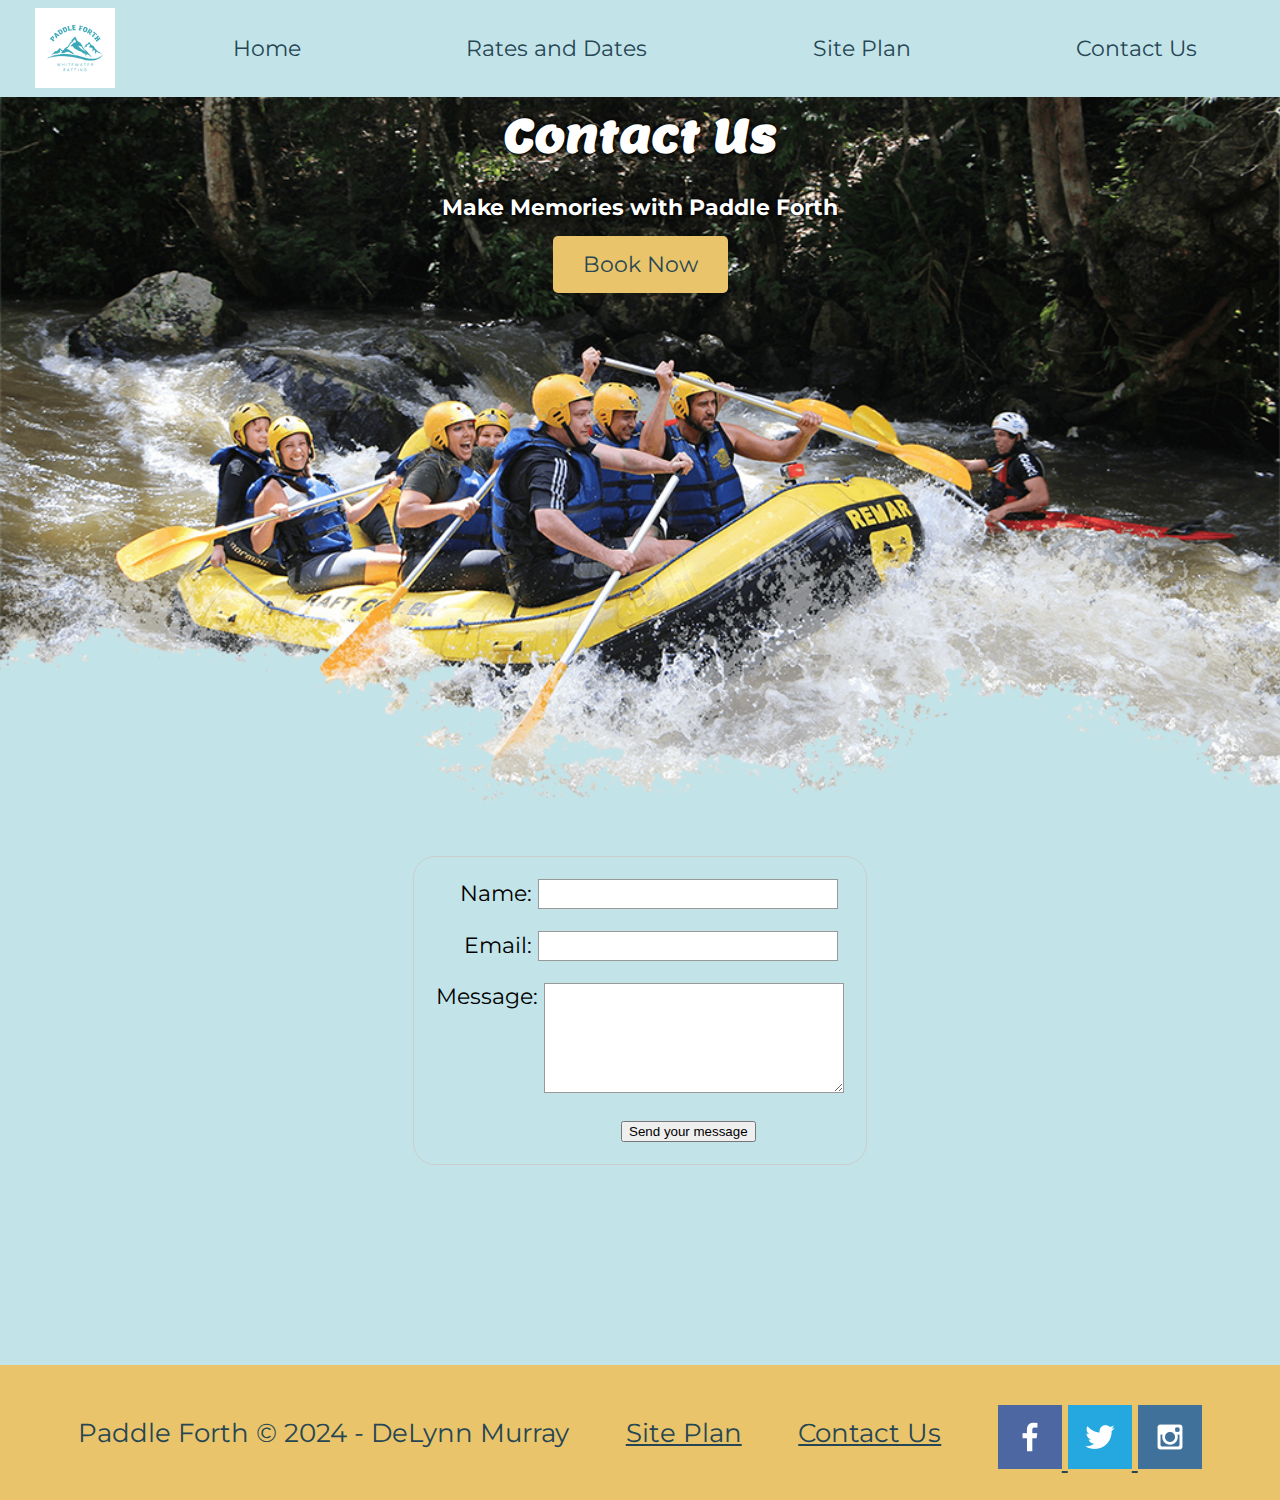
<file: wwr/contactus.html>
<!DOCTYPE html>
<html lang="en">
<head>
    <link rel="stylesheet" href="styles/style.css">
    <meta charset="UTF-8">
    <meta name="viewport" content="width=device-width, initial-scale=1.0">
    <title>Contact Us</title>
    <style>
body {
  /* Center the form on the page */
  text-align: center;
}

form {
  display: inline-block;
  /* Form outline */
  padding: 1em;
  border: 1px solid #ccc;
  border-radius: 1em;
}

ul {
  list-style: none;
  padding: 0;
  margin: 0;
}

form li + li {
  margin-top: 1em;
}

label {
  /* Uniform size & alignment */
  display: inline-block;
  min-width: 90px;
  text-align: right;
}

input,
textarea {
  /* To make sure that all text fields have the same font settings
     By default, textareas have a monospace font */
  font: 1em sans-serif;
  /* Uniform text field size */
  width: 300px;
  box-sizing: border-box;
  /* Match form field borders */
  border: 1px solid #999;
}

input:focus,
textarea:focus {
  /* Additional highlight for focused elements */
  border-color: #000;
}

textarea {
  /* Align multiline text fields with their labels */
  vertical-align: top;
  /* Provide space to type some text */
  height: 5em;
}

.button {
  /* Align buttons with the text fields */
  padding-left: 90px; /* same size as the label elements */
}

button {
  /* This extra margin represent roughly the same space as the space
     between the labels and their text fields */
  margin-left: 0.5em;
}
</style>
</head>
<body>
    <div id="content"></div>
    <header>
       <a id="logo_link" href="index.html">
        <img class = "logo" src="images/logo.png" alt = "Paddle Forth Logo">
       </a> 
       <nav>
        <a href="index.html">Home</a>
        <a href="ratesanddates.html">Rates and Dates</a>
        <a href="site-plan-rafting.html">Site Plan</a>
        <a href="contactus.html">Contact Us</a>
       </nav>
    </header>
    <div id="hero">
        <div id="hero-box">
            <img id="hero-img" src="images/hero.png" alt="People enjoying white water rafting.">
        </div>
        <section id="hero-msg">
            <h1 class="home-title">Contact Us</h1>
            <h4>Make Memories with Paddle Forth</h4>
            <div class="button-box">
                <a class="book" href="contactus.html">Book Now</a>
            </div>
        </section>
    </div>
    <main>
        <form action="/my-handling-form-page" method="post">
            <ul>
              <li>
                <label for="name">Name:</label>
                <input type="text" id="name" name="user_name" />
              </li>
              <li>
                <label for="mail">Email:</label>
                <input type="email" id="mail" name="user_email" />
              </li>
              <li>
                <label for="msg">Message:</label>
                <textarea id="msg" name="user_message"></textarea>
              </li>
              <li class="button">
                <button type="submit">Send your message</button>
              </li>
            </ul>
          </form>
    </main>
    <footer>
    <p>Paddle Forth &copy; 2024 - DeLynn Murray</p>
    <p><a href="site-plan-rafting.html">Site Plan</a></p>
    <p><a href="contactus.html">Contact Us</a></p>
    <div class="social">
        <a href="https://facebook.com" target="_blank">
            <img src="images/facebook.png" alt="fb icon">
        </a>
        <a href="https://twitter.com" target="_blank">
            <img src="images/twitter.png" alt="twitter icon">
        </a>
        <a href="https://instagram.com" target="_blank">
            <img src="images/instagram.png" alt="instagram icon">
        </a>
    </div>
</footer>
</div>
</body>
</html>
</file>
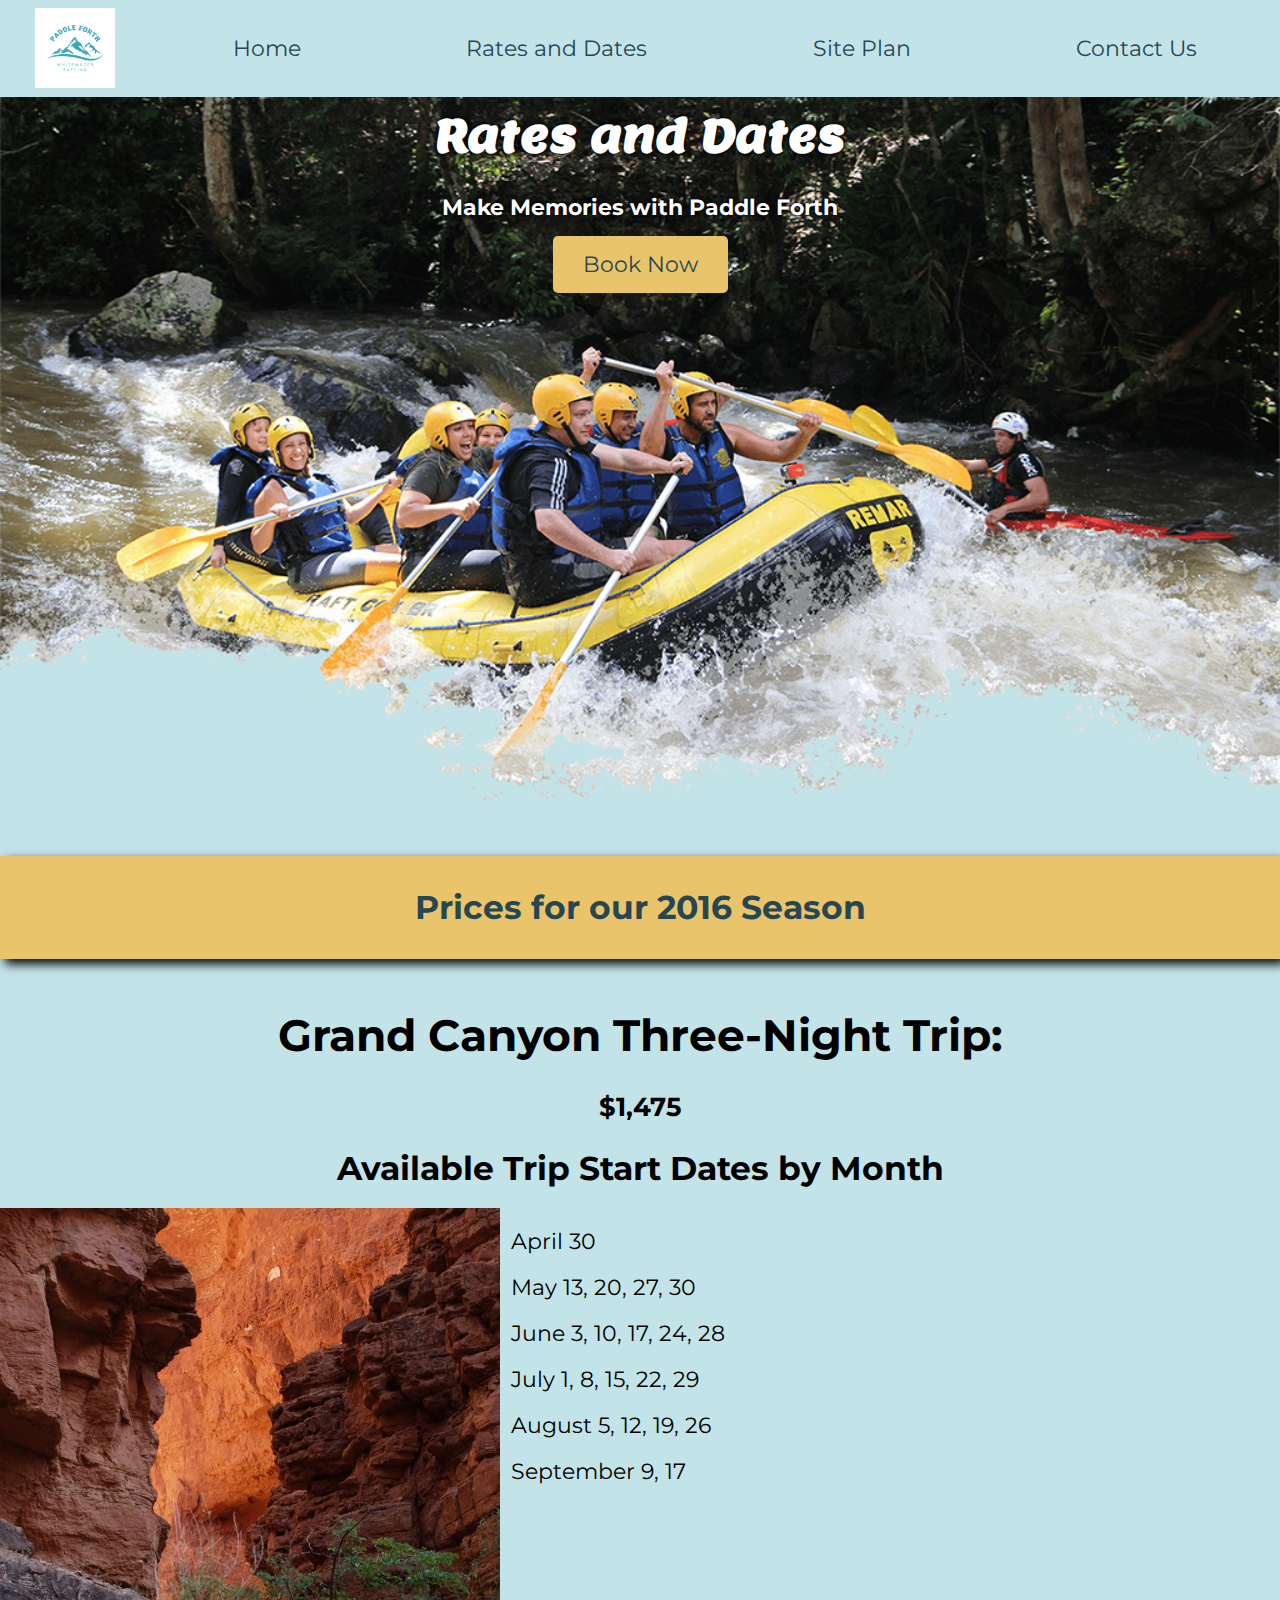
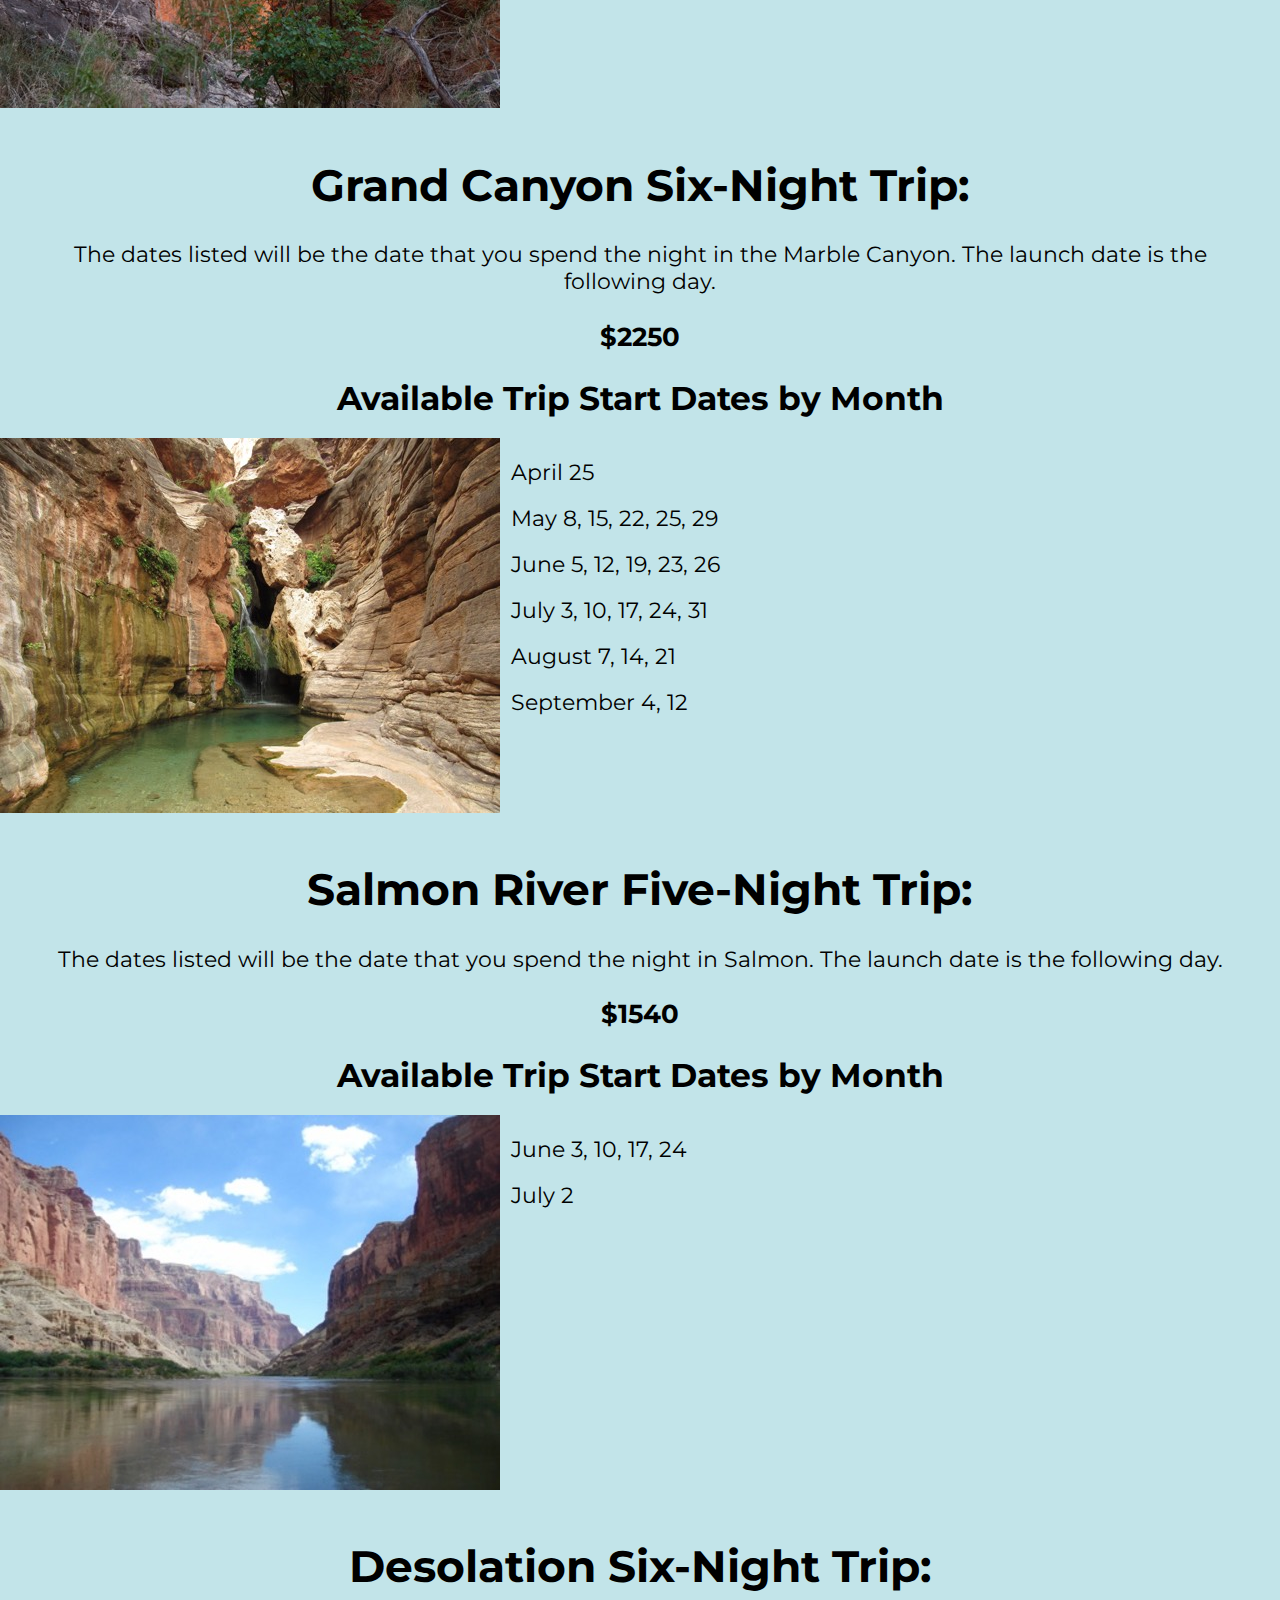
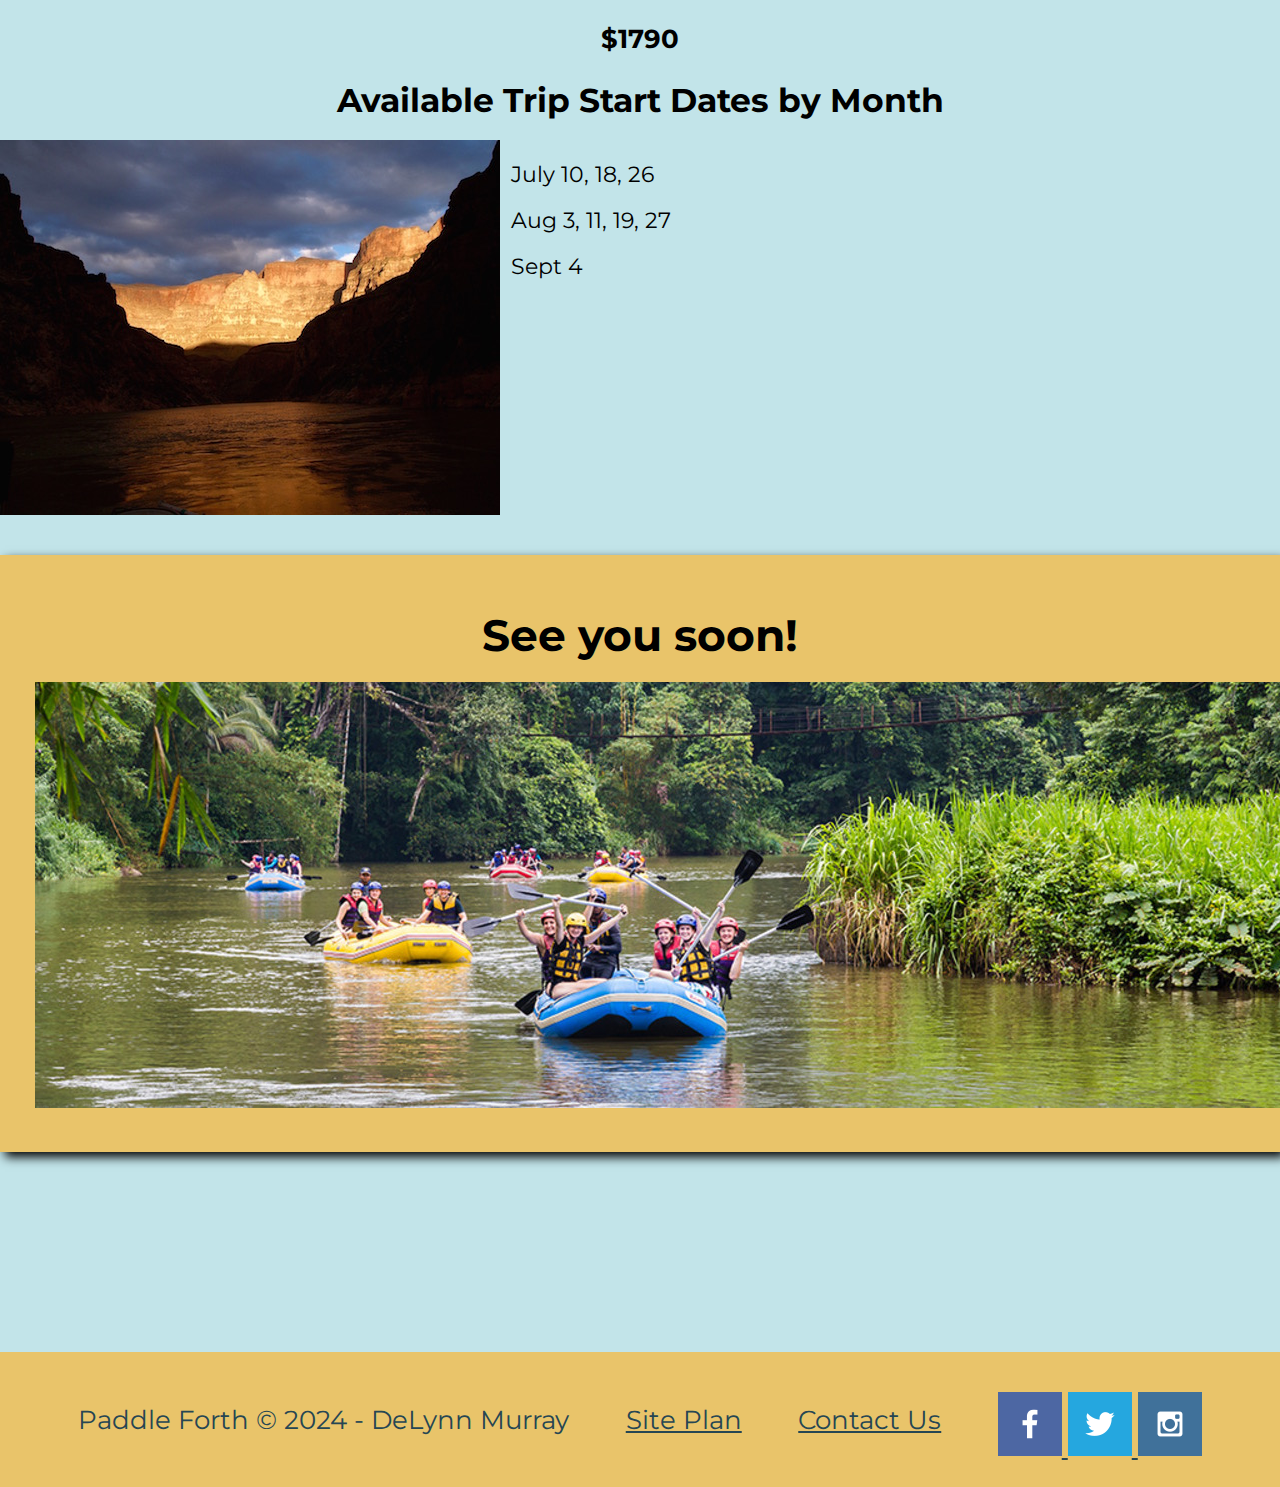
<file: wwr/ratesanddates.html>
<!DOCTYPE html>
<html lang="en">
<head>
    <link rel="stylesheet" href="styles/style.css">
    <meta charset="UTF-8">
    <meta name="viewport" content="width=device-width, initial-scale=1.0">
    <title>Whitewater Rafting Vacations | Paddle Forth Rafting | Rates and Dates</title>
    <style>
        .aligned{display:flex;}
        span{
            padding: .5em;
            line-height: 1px;
            vertical-align:middle;

        }
        .multiline{
            white-space: pre-line;
        }
        .alignedright{display:flex;
            text-align: right;
            vertical-align:middle;
            float:right;}
        
    </style>
</head>
<body>
    <div id="content"></div>
    <header>
       <a id="logo_link" href="index.html">
        <img class = "logo" src="images/logo.png" alt = "Paddle Forth Logo">
       </a> 
       <nav>
        <a href="index.html">Home</a>
        <a href="ratesanddates.html">Rates and Dates</a>
        <a href="site-plan-rafting.html">Site Plan</a>
        <a href="contactus.html">Contact Us</a>
       </nav>
    </header>
    <div id="hero">
        <div id="hero-box">
            <img id="hero-img" src="images/hero.png" alt="People enjoying white water rafting.">
        </div>
        <section id="hero-msg">
            <h1 class="home-title">Rates and Dates</h1>
            <h4>Make Memories with Paddle Forth</h4>
            <div class="button-box">
                <a class="book" href="contactus.html">Book Now</a>
            </div>
        </section>
    </div>
    <main class="home-grid">
       <section class = "msg">
        <h2>Prices for our 2016 Season</h2>
       </section>
       <div style="text-align:center; padding:20px">
       <h1>Grand Canyon Three-Night Trip:</h1>
       <h3>$1,475</h3>
       <h2>Available Trip Start Dates by Month</h2>
       </div>
       <div class="aligned multiline">
       <img id = 'tinypics' src="images/side-canyon-sq.jpg">
       <span><p>April 30 </p>
       <p>May 13, 20, 27, 30 </p>
       <p> June 3, 10, 17, 24, 28 </p>
       <p>July 1, 8, 15, 22, 29 </p>
       <p>August 5, 12, 19, 26 </p>
       <p>September 9, 17</p> </span>
        </div>
        <div style="text-align:center; padding: 20px">
        <h1>Grand Canyon Six-Night Trip:</h1>
        <p>The dates listed will be the date that you spend the night in the Marble Canyon. The launch date is the following day.</p>
        <h3>$2250</h3>
        <h2>Available Trip Start Dates by Month</h2>
        </div>
        <div class="aligned multiline">
            <img id = 'tinypics' src="images/elves-chasm-landscape.jpg">
            <span>
                <p>April 25</p>
                <p>May 8, 15, 22, 25, 29</p>
                <p>June 5, 12, 19, 23, 26</p>
                <p>July 3, 10, 17, 24, 31</p>
                <p>August 7, 14, 21</p>
                <p>September 4, 12</p>
            </span>
        </div>
        <div style="text-align:center; padding: 20px">
            <h1>Salmon River Five-Night Trip:</h1>
            <p>The dates listed will be the date that you spend the night in Salmon. The launch date is the following day.</p>
            <h3>$1540</h3>
            <h2>Available Trip Start Dates by Month</h2>
            </div>
            <div class="aligned multiline">
                <img id = 'tinypics' src="images/river-narrow-resize.jpg">
                <span>
                    <p>June 3, 10, 17, 24</p>
                    <p>July 2</p>
                </span>
            </div>
            <div style="text-align:center; padding: 20px">
                <h1>Desolation Six-Night Trip:</h1>
                <h3>$1790</h3>
                <h2>Available Trip Start Dates by Month</h2>
                </div>
                <div class="aligned multiline">
                    <img id = 'tinypics' src="images/river-evening.jpg">
                    <span>
                        <p>July 10, 18, 26</p>
                        <p>Aug 3, 11, 19, 27</p>
                        <p>Sept 4</p>
                    </span>
                </div>
            <div style="text-align:center; padding-top:40px">
                <section class="msg">
                <h1>See you soon!</h1>
                <img src="images/rafting14_600-resize.jpg">
                </section> </div>
    </main>
    <footer>
    <p>Paddle Forth &copy; 2024 - DeLynn Murray</p>
    <p><a href="site-plan-rafting.html">Site Plan</a></p>
    <p><a href="contactus.html">Contact Us</a></p>
    <div class="social">
        <a href="https://facebook.com" target="_blank">
            <img src="images/facebook.png" alt="fb icon">
        </a>
        <a href="https://twitter.com" target="_blank">
            <img src="images/twitter.png" alt="twitter icon">
        </a>
        <a href="https://instagram.com" target="_blank">
            <img src="images/instagram.png" alt="instagram icon">
        </a>
    </div>
</footer>
</div>
</body>
</html>
</file>
<file: personalsite/styles/style.css>
/* Fonts */
@import url('https://fonts.googleapis.com/css?family=IM+Fell+French+Canon+SC|Lato');

body {
    background-color: #2F3230;
    font-family: Montserrat, sans-serif;
    font-size: 22px;
    margin: 0;
    padding: 0;
}
header {
    background-color: #01C2DB;
    display: grid;
    grid-template-columns: 150px auto;
    margin: 0;
    padding: 0;
    width: 100%
}

.logo{
    width: 150px;
}

#hero-box {
    grid-column: 1/4;
    grid-row: 1/3;
    z-index: -1;
}

#hero-img{
    width: 100%;
}

#logo_link {
    padding-top: 10px;
    padding-left: 10px;
    justify-self: center;
    align-self: center;
}

.topnav {
    background-color: #01C2DB;
    overflow: hidden;
    padding-top:70px;
    padding-left:50px;
  }
  
  .topnav a {
    color: #2F3230;
    text-align: center;
    padding: 50px;
    text-decoration: none;
    font-size: 30px;
  }
  
  .topnav a:hover {
    background-color: #ddd;
    color: black;
  }
  
  .topnav a.active {
    background-color: #E8A201;
    color: white;
  }
  
 main{
    padding: 50px;
    text-align: center;
    color: #dddddd9d
 }

 footer{
    padding: 10px;
    color: #dddddd9d
 }
</file>
<file: wwr/styles/style.css>
/* Fonts */
@import url('https://fonts.googleapis.com/css2?family=Montserrat:ital,wght@0,100..900;1,100..900&display=swap');
@import url('https://fonts.googleapis.com/css2?family=Lemon&family=Montserrat:ital,wght@0,100..900;1,100..900&display=swap');

/* Aligning things */

content {
    max-width: 1600px;
    margin: 0 auto;;
}
nav a {
    text-align: center;
    color: #264653;
    text-decoration: none;
    padding: 35px;
}
#hero-msg h1 {
    text-align: center;
    color: white;
    text-shadow: 0 0 3px black, 0 0 5px black;
}
#hero-msg h4{
    color: white;
    text-align: center;
    grid-column: 2/4;
    grid-row: 1/3;
    text-shadow: 0 0 3px black, 0 0 5px black;
}
.button-box{
    text-align: center;
}
main section{
    text-align: center;
}
#background {
    height: 725px;
}

/* Background Color #C2E4E9 */
/* Text Color #264653 */

body {
    background-color: #C2E4E9;
    font-family: Montserrat, sans-serif;
    font-size: 22px;
    margin: 0;
    padding: 0;
}
header {
    background-color: #C2E4E9;
    display: grid;
    grid-template-columns: 150px auto;
}
nav a:hover {
    background-color: #C2E4E9;
    color: #264653;
    padding: 35px;
}
.book, .join {
    background-color: #E9C46A;
    color: #264653;
    text-decoration: none;
    padding: 15px 30px;
    margin-top: 50px;
    border-radius: 5px;
}
.book:hover, .join:hover{
    background-color: #C2E4E9;
    color: #264653;
}
#background {
    background-color: #E9C46A;
    grid-column: 1/11;
    grid-row: 4/9;
}
.msg {
    background-color: #E9C46A;
    line-height: 1.5em;
    padding: 35px;
    grid-column: 6/10;
    grid-row: 6/7;
    box-shadow: 5px 5px
    10px black;
}

.home-title{
    color: #264653;
    margin-top: 10px;
    font-size: 2em;
}
h4{
    color: #264653
}
.msg h2{
    color: #264653
}
.msg p{
    color: #264653;
    font-size: .8em;
    padding-bottom: 15px;
}
footer{
    background-color: #E9C46A;
    color: #264653;
    padding: 25px 50px;
    margin-top: 200px;
    display: flex;
    justify-content: space-around;
    align-items: center;
}
footer a{
    color: #264653
}
footer a:hover{
    color: #264653;
    text-decoration: none;
}

/* Fixing up some image widths */
.logo{
    width: 80px;
}
.icon{
    width: 80px;
    padding-top: 10px;
}
#hero-img{
    width: 100%;
}

/*Footer stuff*/
footer p{
    font-size: 1.2em;
}
footer p a:hover{
    text-decoration: underline;
}

.home-title {
    font-family: 'Lemon', sans-serif;
    font-size: 2em;
}

h2 {
    margin: 0;
}

#logo_link {
    padding-top: 5px;
    justify-self: center;
    align-self: center;
}

footer .social img{
    padding-top: 15px;
}

.rivers-card, .camping-card, .rapids-card{
    margin: 200px 0;
}

.rivers-card {
    grid-column: 2/4;
    grid-row: 2/3;
}

.camping-card {
    grid-column: 5/7;
    grid-row: 2/3;
}

.rapids-card {
    grid-column: 8/10;
    grid-row: 2/3;
}



.card-img{
    border: 10px solid #E9C46A;
    transition: transform .5s;
    box-shadow: 5px 5px 10px black;
}

main section img{
    box-sizing: border-box;
}

nav {
    display: flex;
    justify-content: space-around;
}

#hero {
    display: grid;
    grid-template-columns: 1fr 3fr 1fr;
    margin-top: -100px;
}

#hero-box {
    grid-column: 1/4;
    grid-row: 1/3;
    z-index: -1;
}

#hero-msg {
    grid-column: 2/3;
    grid-row: 1/2;
    margin-top: 100px;
}

.card-img, .mountains {
    width: 100%;
}

.mountains {
    grid-column: 2/7;
    grid-row: 5/8;
    box-shadow: 5px 5 px 10px black;
}

.card-img:hover {
    opacity: .6;
    transform: scale(1.1);
}

.main section img {
    box-sizing: border-box;
}

@media screen and (max-width: 900px) {
    #hero, .home-grid {
        display: block;
        height: auto;
    }
    nav, footer {
        flex-direction: column;
    }
    nav a {
        display: block;
        padding: 15px;
    }
    #hero {
        margin-top: 0;
    }
    #hero-msg {
        margin-top: 0;
    }
    #hero-msg h4 {
        display: none;
    }
    #hero-msg h1 {
        color: #6f7364;
    }
    .home-title {
        font-size: 25px;
    }
    .rivers-card, .camping-card, .rapids-card { 
        margin: 50px auto;
        width: 60%;
    }
    #background {
        display: none;
    }
    .mountains, .msg {
        width: 80%;
        display: block;
        margin: 0 auto;
    }
    footer {
        margin-top: 25px;
    }
}
</file>
<file: poemstyles.css>
section {
    width: 50%;
    border: 1px solid;
  }
  
  .content {
    display: inline-block;
    margin-bottom: 50px;
    max-width: 900px;
  }
  
  .block2 {
    margin-left: 20%;
    margin-top: 1%
  }
  
  .block3 {
    margin-left: 40%;
    margin-top: 1%
  }
  
  .block4 {
    margin-left: 15%;
    margin-top: 1%;
  }
  
  section {
    width: 50%;
    border: 1px solid;
    display: inline-block;
  }
  
  section:nth-of-type(2) {
    margin-right: 0;
  }
  
  p:nth-of-type(3) {
    float: right;
  }
  
  p:nth-of-type(2) {
    text-align: center;
  }
  
  .block4 {
    display: inline-block;
    height: 200px;
  }
  
  #pone {
    float: right;
  }
  #ptwo {
    margin-top: 8%;
  }
  
  #pthree {
    float: left;
    margin-top: 3%;
    margin-bottom: 0%;
  }
  
  #pfour {
    margin-left: 0;
    margin-top: 10%;
  }
  .push {
    height: 20px;
  }
</file>
<file: positionstyles.css>
/* CSS - Name: "positionstyles.css" */
/* Activity 1 styles */
.content1 {
  /* This is the parent of the activity 1 boxes. */
display: grid;
grid-template-columns: 1fr 1fr;
justify-items: center;
grid-gap: 20px
}
.red1 { 
  width: 100%; 
  height: 100px; 
  background-color: red;
  grid-column: 1/3; 

} 
.green1 {
  width: 100px; 
  height: 100px; 
  background-color: green; 

} 
.yellow1 {
  width: 100px; 
  height: 100px; 
  background-color: gold; 
} 
.blue1 {
  width: 100%; 
  height: 100px; 
  background-color: blue;
  grid-column: 1/3; 
} 
/* Activity 2 styles */ 
.content2 {
  /* This is the parent of the activity 2 boxes. */
}
.red2 {
  width: 100px; 
  height: 100px; 
  background-color: red; 
} 
.green2 { 
  width: 100px; 
  height: 100px; 
  background-color: green;
  margin-left: 50px;
  margin-top: -50px; 
} 
.yellow2 {
  width: 100px; 
  height: 100px; 
  background-color: gold; 
  margin-left: 100px;
  margin-top: -50px
} 
.blue2 {
  width: 100px; 
  height: 100px; 
  background-color: blue; 
  margin-left: 150px;
  margin-top: -50px;
} 
/* Activity 3 styles */ 
.content3 {
  /* This is the parent of the activity 3 boxes. */
  display: grid;
  grid-template-columns: 1fr 1fr;
  grid-column-gap: 80px;
}
.red3 {
  width: 100%; 
  height: 100px; 
  background-color: red; 
  grid-column: 1/3;
} 
.green3 {
  width: 100%; 
  height: 200px; 
  background-color: green;
} 
.yellow3 {
  width: 100%; 
  height: 200px; 
  background-color: gold; 
} 
.blue3 {
  width: 100%;
  height: 100px; 
  background-color: blue; 
  grid-column: 1/3;
} 
/* Activity 4 styles */ 
.content4 {
  /* This is the parent of the activity 4 boxes. */
  height: 400px;
  display: grid;
  grid-template-columns: 1fr 1fr;
}
.red4 {
  width: 100%; 
  height: 100%; 
  background-color: red; 
  grid-row: 1/4;
  grid-column: 1/2;
} 
.green4 {
  width: 100%; 
  height: 100%; 
  background-color: green;
  grid-row: 1/2;
  grid-column: 2/3;
} 
.yellow4 {
  width: 100%; 
  height: 100%; 
  background-color: gold; 
  grid-row: 2/3;
  grid-column: 2/3;
} 
.blue4 {
  width: 100%; 
  height: 100%; 
  background-color: blue; 
  grid-row: 3/4;
  grid-column: 2/3;
} 
/* Activity 5 styles */ 
.content5 {
  /* This is the parent of the activity 5 boxes. */
  height: 400px;
}
.red5 { 
  width: 100%; 
  height: 100px; 
  background-color: red; 
} 

/*By this point in the code, me and 100% are besties. "That doesn't look right. Have I put a percentage on it yet?" */
.green5 { 
  width: 200px; 
  height: 200px; 
  background-color: green; 
  float:left;
} 
.yellow5 {
  width: 100%; 
  height: 250px; 
  background-color: gold; 

} 
.blue5 {
  width: 100%; 
  height: 100px; 
  background-color: blue; 
} 
/* Activity 6 styles */ 
.content6 {
  /* This is the parent of the activity 6 boxes. */
  height: 600px;
  display: grid;
  width: 600px;
  grid-template-columns: 1fr 1fr 1fr 1fr;
}
.red6 {
  width: 100%; 
  height: 100%; 
  background-color: red; 
  grid-column: 1/4;
  grid-row: 1/3;
  z-index: -2;
} 
.green6 {
  width: 100%; 
  height: 100%; 
  background-color: green;
  grid-column: 1/3;
  grid-row: 4/6; 
} 
.yellow6 {
  width: 100%; 
  height: 100%; 
  background-color: gold; 
  grid-column: 4/6;
  grid-row: 3/6;
} 
.blue6 {
  width: 100%; 
  height: 100%; 
  background-color: blue; 
  grid-row: 2/5;
  grid-column: 2/5;
  z-index: -1;
} 


/* Do not make any changes below here */
.activity {
  width: 70%; 
  margin: 20px auto; 
  font-family: Arial, sans-serif; 
  border: 1px solid black; 
  padding: 10px; 
  clear:both; 
  overflow: auto;
} 

.hint {
  border: 1px solid grey;
  background: #e0e0e0;
  padding: .5em;
  position: relative;
  margin: 1em 0;
}
.hint h3 {
  margin: 0;
}
.hint:hover {
  background: #d0d0d0;
}
.hint > div {
  display: none;
}

.hint input[type=checkbox] {
  position: absolute;
  width: 100%;
  height: 100%;
  opacity: 0;
  z-index: 1;
  cursor: pointer;
}

.hint input[type=checkbox]:checked ~ div {
  display: block;
}

.hint i {
  position: absolute;
  transform: translate(-6px, 0);
  margin-top: 16px;
  right: 10px;
  top: -3px;
}
.hint i:before, .hint i:after {
  content: "";
  position: absolute;
  background-color: black;
  width: 3px;
  height: 9px;
}
.hint i:before {
  transform: translate(2px, 0) rotate(45deg);
}
.hint i:after {
  transform: translate(-2px, 0) rotate(-45deg);
}

.hint input[type=checkbox]:checked ~ i:before {
  transform: translate(-2px, 0) rotate(45deg);
}
.hint input[type=checkbox]:checked ~ i:after {
  transform: translate(2px, 0) rotate(-45deg);
}
.hint a {
  position: relative;
  z-index: 1;
}
</file>
<file: personalsite/styles/site-plan.css>
/* if you are using any Google fonts change the font names below to your fonts. 
Any spaces in your font name should be replaced with a +. 
Fonts are separated by a | */
@import url('https://fonts.googleapis.com/css?family=IM+Fell+French+Canon+SC|Lato');

:root {
  /* change the values below to your colors from your palette */
  --primary-color: #2F3230   ;
  --secondary-color: #01C2DB ;
  --accent1-color: #E8A201;
  --accent2-color: #FF47F9;

  /* change the values below to your chosen font(s) */
  --heading-font: "Inconsolata";
  --paragraph-font: Montserrat, sans-serif;

  /* these colors below should be chosen from among your palette colors above */
  --headline-color-on-white: #FF47F9;  /* headlines on a white background */ 
  --headline-color-on-color: white; /* headlines on a colored background */ 
  --paragraph-color-on-white: #2F3230; /* paragraph text on a white background */ 
  --paragraph-color-on-color: white; /* paragraph text on a colored background */ 
  --paragraph-background-color: #01C2DB  ;
  --nav-link-color: #2F3230;
  --nav-background-color: #01C2DB;
  --nav-hover-link-color: #FF47F9;
  --nav-hover-background-color: #09515a;
}


/*  Look around below...but DON'T CHANGE ANYTHING! */

body {
  max-width: 1200px;
  margin: 0 auto;
  padding: 4em;
  font-size: 18px;
  text-align: center;
}
img {
  display: block;
  margin: 0 auto;
}
h1, h2, h3, h4, h5, h6 {
  font-family: var(--heading-font);
  color: var(--headline-color-on-white);
}
h2 {
  text-align: center;
}
hr {
  height: 3px;
  margin: 35px 0;
  background: var(--accent1-color);
}
header {
  padding: 1em;
  text-align: center;
  color: var(--headline-color-on-color);
  background-color: var(--paragraph-background-color);
}
header > h1, header > h2 {
  color: var(--headline-color-on-color);
}

p {
  font-family: var(--paragraph-font);
  color: var(--paragraph-color-on-white);
  padding: 1em;
}
.colors {
  width: 100%;
  min-width: 350px;
  margin: 30px auto;
  text-align: center;
}
.colors th {
  background-color: #999;
}
.colors td{
  width: 25%;
  height: 3em;
}

.primary {
  background-color: var(--primary-color);
}
.secondary {
  background-color: var(--secondary-color);
}
.accent1 {
  background-color: var(--accent1-color);
}
.accent2{
  background-color: var(--accent2-color);
}

p.colored {
  background-color: var(--paragraph-background-color);
  color: var(--paragraph-color-on-color);
}

nav {
  background-color: var(--nav-background-color);
  line-height: 3em;
  text-align: center;
  font-size: 1.2em;
}
nav  {
  list-style-type: none;
  display: flex;

}
nav a {
  padding:1em;
  min-width: 120px;
  text-decoration: none;
  padding: 10px;

}
nav a:link, nav a:visited {
  color: var(--nav-link-color);
}
nav a:hover {
  color: var(--nav-hover-link-color);
  background-color: var(--nav-hover-background-color);
}

.sitemap {
  display: grid;
  justify-content: center;

  grid-template-columns: repeat(6, 15%);
  grid-template-rows: 3em 1.5em 1.5em 3em;
  grid-template-areas: ". . home home . ."
    ". . . top . ."
    ". left left right right ."
    "page2 page2 . . page3 page3";
}
.sitemap > div {

  text-align: center;

}
.sm-home {
  grid-area: home;
  background-color: #ccc;
  line-height: 3em;
}
.sm-page2 {
  grid-area: page2;
  background-color: #ccc;
  line-height: 3em;
}
.sm-page3 {
  grid-area: page3;
  background-color: #ccc;
  line-height: 3em;
}

.top {
  grid-area: top;
  border-left: 1px solid;
}

.left {
  grid-area: left;
  border-top: 1px solid;
  border-left: 1px solid;
}

.right {
  grid-area: right;
  border-top: 1px solid;
  border-right: 1px solid;
}
</file>
